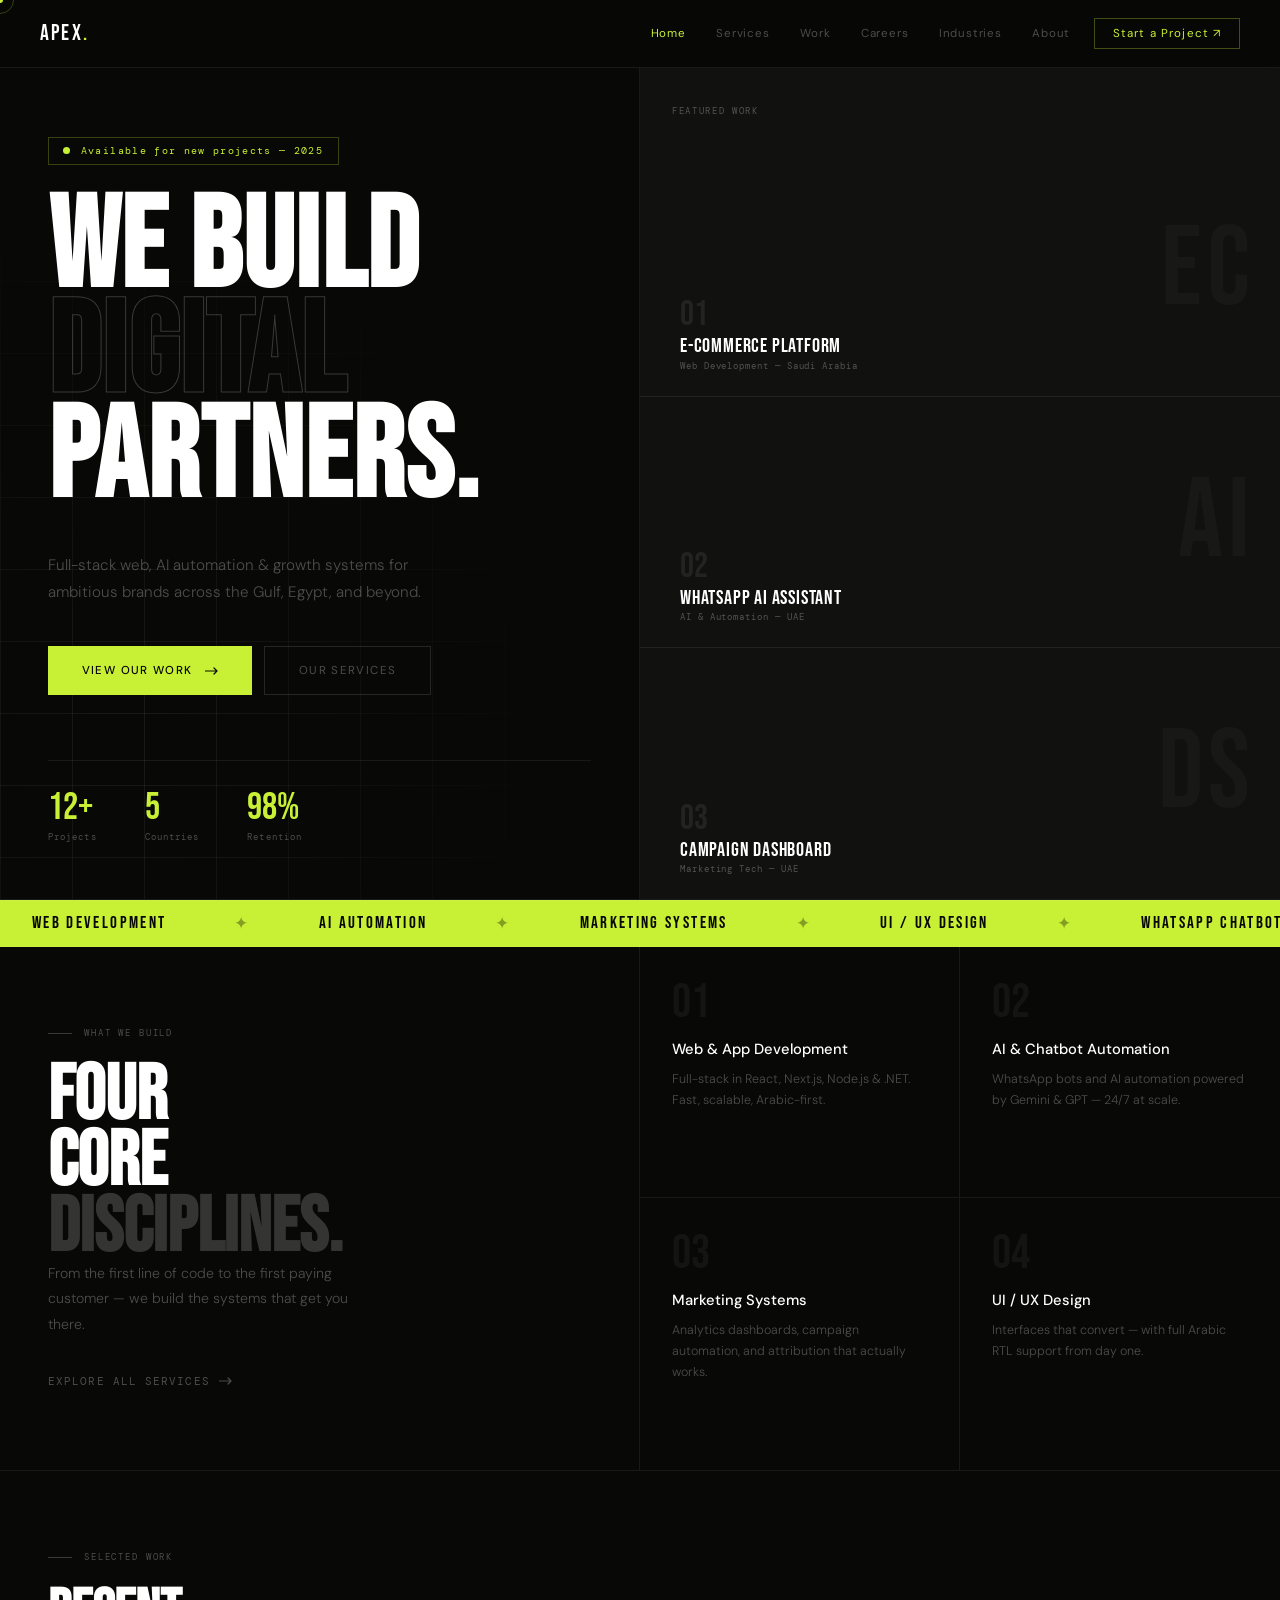
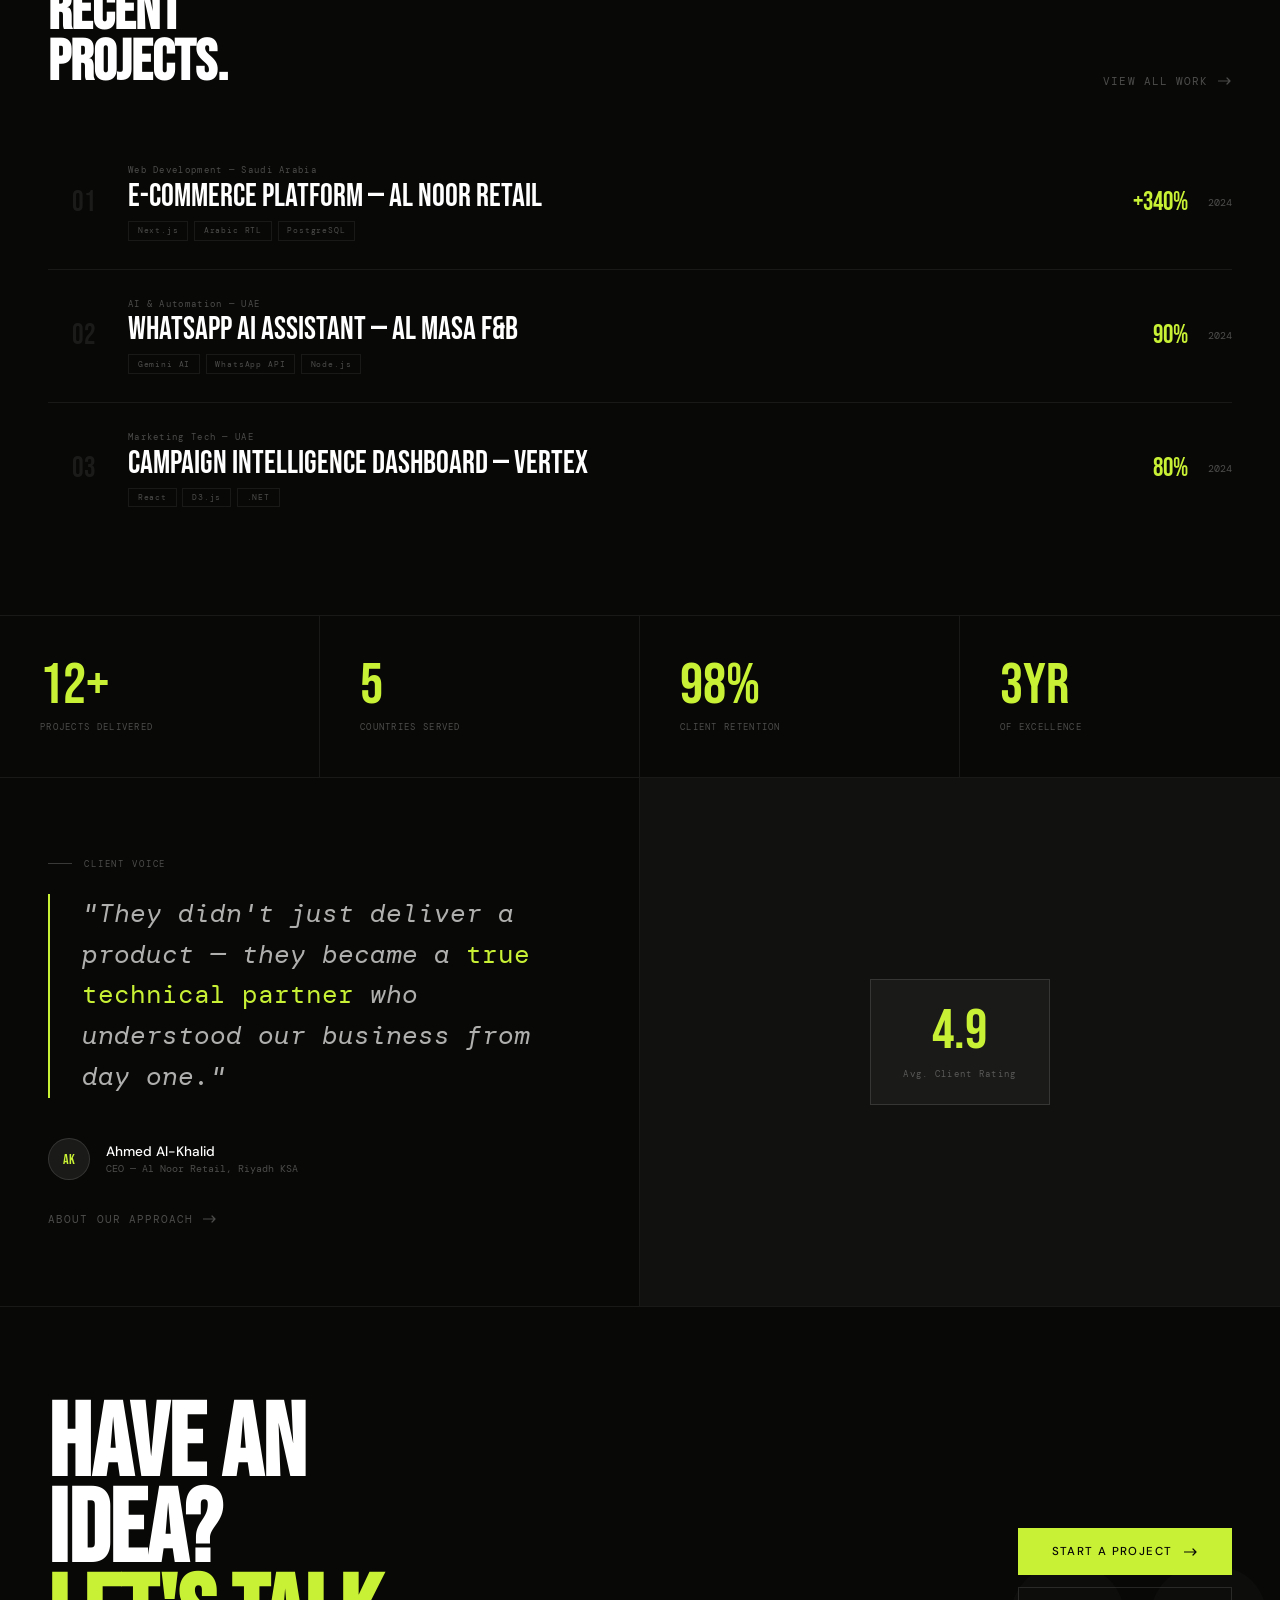
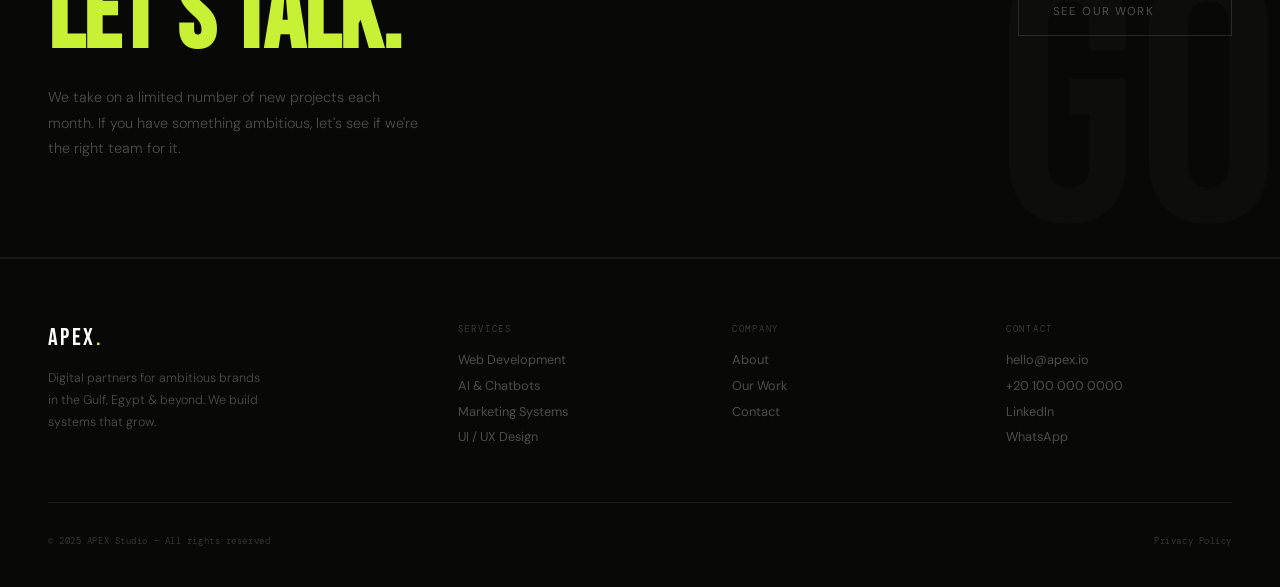
<file: index.html>
<!DOCTYPE html>
<html lang="en">
<head>
<meta charset="UTF-8">
<meta name="viewport" content="width=device-width, initial-scale=1.0">
<title>APEX Studio — Digital Partners for Ambitious Brands</title>
<link rel="preconnect" href="https://fonts.googleapis.com">
<link rel="preconnect" href="https://fonts.gstatic.com" crossorigin>
<link href="https://fonts.googleapis.com/css2?family=Bebas+Neue&family=DM+Mono:ital,wght@0,300;0,400;1,300&family=DM+Sans:ital,opsz,wght@0,9..40,300;0,9..40,400;0,9..40,500;1,9..40,300&display=swap" rel="stylesheet">
<link rel="stylesheet" href="shared.css">
<style>
/* ── HERO ── */
.hero{
  min-height:100vh;padding-top:65px;
  display:grid;grid-template-columns:1fr 1fr;
  border-bottom:1px solid var(--line);
}
.hero-left{
  display:flex;flex-direction:column;justify-content:space-between;
  padding:4.5rem 3rem 3.5rem;
  border-right:1px solid var(--line);
  position:relative;overflow:hidden;
}
.hero-grid-bg{
  position:absolute;inset:0;z-index:0;
  background-image:
    linear-gradient(var(--line) 1px,transparent 1px),
    linear-gradient(90deg,var(--line) 1px,transparent 1px);
  background-size:72px 72px;
  mask-image:radial-gradient(ellipse 70% 70% at 20% 80%,black 0%,transparent 100%);
}
.hero-left-content{position:relative;z-index:1}
.hero-avail{
  display:inline-flex;align-items:center;gap:.65rem;
  padding:.4rem .9rem;
  border:1px solid rgba(200,240,53,.25);
  margin-bottom:2rem;
}
.h-dot{width:7px;height:7px;border-radius:50%;background:var(--lime);animation:pulse 2s ease infinite}
@keyframes pulse{0%,100%{box-shadow:0 0 0 0 rgba(200,240,53,.4)}50%{box-shadow:0 0 0 8px rgba(200,240,53,0)}}
.h-avail-text{font-family:'DM Mono',monospace;font-size:.6rem;letter-spacing:.14em;color:var(--lime)}

.hero-title{
  font-family:'Bebas Neue',sans-serif;
  font-size:clamp(5rem,10vw,11.5rem);
  line-height:.82;letter-spacing:.01em;
  margin-bottom:2.5rem;
}
.hero-title .solid{display:block;color:var(--white)}
.hero-title .outline{
  display:block;
  -webkit-text-stroke:1px rgba(255,255,255,.2);
  color:transparent;
}
.hero-sub{
  font-size:.95rem;line-height:1.8;
  color:var(--muted);font-weight:300;
  max-width:380px;margin-bottom:2.5rem;
}
.hero-actions{display:flex;gap:.75rem;flex-wrap:wrap}

.hero-left-bottom{
  display:flex;gap:3rem;position:relative;z-index:1;
  border-top:1px solid var(--line);padding-top:1.75rem;
}
.hl-stat .val{
  font-family:'Bebas Neue',sans-serif;
  font-size:2.4rem;line-height:1;color:var(--lime);
}
.hl-stat .lbl{font-family:'DM Mono',monospace;font-size:.56rem;letter-spacing:.12em;color:var(--muted);margin-top:.2rem}

/* Hero right — sliding project tabs */
.hero-right{
  display:flex;flex-direction:column;
  background:var(--bg2);position:relative;overflow:hidden;
}
.hr-label{
  position:absolute;top:2.5rem;left:2rem;
  font-family:'DM Mono',monospace;
  font-size:.58rem;letter-spacing:.18em;text-transform:uppercase;
  color:var(--muted);z-index:2;
}
.hero-slides{position:absolute;inset:0;display:flex;flex-direction:column;padding-top:5rem}
.hero-slide{
  flex:1;display:flex;align-items:flex-end;
  padding:1.5rem 2.5rem;
  border-top:1px solid var(--line);
  cursor:none;transition:flex .55s cubic-bezier(.4,0,.2,1),background .3s;
  overflow:hidden;position:relative;
}
.hero-slide:first-child{border-top:none}
.hero-slide:hover{flex:3;background:var(--bg3)}
.hs-bg{
  position:absolute;inset:0;display:flex;align-items:center;
  justify-content:flex-end;padding-right:1.5rem;
  font-family:'Bebas Neue',sans-serif;
  font-size:7rem;color:rgba(255,255,255,.03);
  pointer-events:none;user-select:none;letter-spacing:.05em;
  transition:color .4s;
}
.hero-slide:hover .hs-bg{color:rgba(200,240,53,.05)}
.hs-info{position:relative;z-index:1}
.hs-num{
  font-family:'Bebas Neue',sans-serif;
  font-size:2.2rem;color:rgba(255,255,255,.08);
  line-height:1;margin-bottom:.25rem;transition:color .3s;
}
.hero-slide:hover .hs-num{color:var(--lime)}
.hs-name{
  font-family:'Bebas Neue',sans-serif;
  font-size:1.25rem;letter-spacing:.04em;line-height:1;
}
.hs-cat{font-family:'DM Mono',monospace;font-size:.58rem;letter-spacing:.1em;color:var(--muted);margin-top:.2rem}
.hs-arrow{
  position:absolute;right:2rem;bottom:1.75rem;z-index:1;
  width:32px;height:32px;border:1px solid var(--line);border-radius:50%;
  display:flex;align-items:center;justify-content:center;
  opacity:0;transition:opacity .3s,background .2s;
}
.hero-slide:hover .hs-arrow{opacity:1;background:var(--lime);border-color:var(--lime)}

/* ── SERVICES BLOCK ── */
.services-block{
  display:grid;grid-template-columns:1fr 1fr;
  border-bottom:1px solid var(--line);
}
.sb-left{
  padding:5rem 3rem;
  border-right:1px solid var(--line);
  display:flex;flex-direction:column;justify-content:space-between;
}
.sb-left h2{
  font-family:'Bebas Neue',sans-serif;
  font-size:clamp(3.5rem,6vw,7rem);
  line-height:.86;margin-top:1rem;
}
.sb-left h2 .dim{color:rgba(255,255,255,.18);display:block}
.sb-left p{
  font-size:.88rem;line-height:1.8;color:var(--muted);
  font-weight:300;max-width:300px;margin-bottom:2rem;
}
.sb-right{
  display:grid;grid-template-columns:1fr 1fr;
  gap:0;
}
.s-card{
  padding:2rem 2rem;
  border-bottom:1px solid var(--line);
  border-right:1px solid var(--line);
  cursor:none;transition:background .25s;position:relative;overflow:hidden;
}
.s-card:nth-child(even){border-right:none}
.s-card:nth-last-child(-n+2){border-bottom:none}
.s-card:hover{background:var(--bg2)}
.s-card::before{
  content:'';position:absolute;bottom:0;left:0;right:0;height:0;
  background:var(--lime);transition:height .3s;
}
.s-card:hover::before{height:2px}
.sc-num{
  font-family:'Bebas Neue',sans-serif;
  font-size:3rem;color:rgba(255,255,255,.05);
  line-height:1;margin-bottom:.75rem;transition:color .3s;
}
.s-card:hover .sc-num{color:rgba(200,240,53,.15)}
.sc-title{font-size:.92rem;font-weight:500;margin-bottom:.6rem}
.sc-desc{font-size:.78rem;line-height:1.7;color:var(--muted);font-weight:300}

/* ── WORK PREVIEW ── */
.work-preview{
  padding:5rem 3rem;border-bottom:1px solid var(--line);
}
.wp-header{
  display:flex;justify-content:space-between;align-items:flex-end;
  margin-bottom:3rem;
}
.wp-header h2{
  font-family:'Bebas Neue',sans-serif;
  font-size:clamp(2.5rem,4.5vw,5.5rem);
  line-height:.88;
}
.work-rows{display:flex;flex-direction:column}
.wr-item{
  display:grid;grid-template-columns:auto 1fr auto;
  gap:2rem;align-items:center;
  padding:1.75rem 0;
  border-bottom:1px solid var(--line);
  cursor:none;text-decoration:none;color:var(--white);
  position:relative;overflow:hidden;
  transition:background .25s;
}
.wr-item:last-child{border-bottom:none}
.wr-item::before{
  content:'';position:absolute;
  left:0;top:0;bottom:0;width:0;
  background:var(--lime);transition:width .35s cubic-bezier(.4,0,.2,1);
}
.wr-item:hover::before{width:3px}
.wr-item:hover{background:rgba(255,255,255,.02)}
.wr-num{
  font-family:'Bebas Neue',sans-serif;
  font-size:1.8rem;color:rgba(255,255,255,.08);
  min-width:3rem;text-align:right;transition:color .3s;
}
.wr-item:hover .wr-num{color:var(--lime)}
.wr-info{}
.wr-cat{font-family:'DM Mono',monospace;font-size:.58rem;letter-spacing:.14em;color:var(--muted);margin-bottom:.3rem}
.wr-name{font-family:'Bebas Neue',sans-serif;font-size:clamp(1.5rem,2.5vw,2.5rem);line-height:1}
.wr-tags{display:flex;gap:.35rem;margin-top:.5rem;flex-wrap:wrap}
.wr-tag{
  font-family:'DM Mono',monospace;
  font-size:.52rem;letter-spacing:.1em;padding:.2rem .55rem;
  border:1px solid var(--line);color:var(--muted);
}
.wr-meta{
  display:flex;align-items:center;gap:1.25rem;text-align:right;
}
.wr-stat{font-family:'Bebas Neue',sans-serif;font-size:1.6rem;color:var(--lime)}
.wr-year{font-family:'DM Mono',monospace;font-size:.6rem;color:var(--muted)}

/* ── TESTIMONIAL ── */
.testimonial{
  display:grid;grid-template-columns:1fr 1fr;
  border-bottom:1px solid var(--line);
}
.test-left{
  padding:5rem 3rem;border-right:1px solid var(--line);
  display:flex;flex-direction:column;justify-content:space-between;
}
.test-quote{
  font-family:'DM Mono',monospace;
  font-style:italic;
  font-size:clamp(1.1rem,2vw,1.6rem);
  line-height:1.6;color:var(--text);
  border-left:2px solid var(--lime);
  padding-left:2rem;margin-bottom:2.5rem;
}
.test-quote em{color:var(--lime);font-style:normal}
.test-author{display:flex;align-items:center;gap:1rem}
.ta-avatar{
  width:42px;height:42px;border-radius:50%;
  background:var(--bg3);border:1px solid var(--line2);
  display:flex;align-items:center;justify-content:center;
  font-family:'Bebas Neue',sans-serif;font-size:.9rem;color:var(--lime);
}
.ta-name{font-size:.85rem;font-weight:500}
.ta-role{font-family:'DM Mono',monospace;font-size:.6rem;color:var(--muted);margin-top:.15rem}

.test-right{
  padding:5rem 3rem;
  display:flex;flex-direction:column;justify-content:center;
  align-items:center;background:var(--bg2);
  position:relative;overflow:hidden;
}
.test-big{
  font-family:'Bebas Neue',sans-serif;
  font-size:clamp(5rem,12vw,14rem);
  line-height:1;color:rgba(255,255,255,.04);
  text-align:center;pointer-events:none;
}
.test-rating-badge{
  position:absolute;
  display:flex;flex-direction:column;align-items:center;gap:.5rem;
  padding:1.5rem 2rem;
  border:1px solid var(--line2);background:var(--bg3);
}
.trb-score{font-family:'Bebas Neue',sans-serif;font-size:3.5rem;color:var(--lime);line-height:1}
.trb-label{font-family:'DM Mono',monospace;font-size:.58rem;letter-spacing:.14em;color:var(--muted)}

/* ── HOME CTA ── */
.home-cta{
  display:grid;grid-template-columns:1fr auto;
  gap:4rem;align-items:center;
  padding:6rem 3rem;
  border-bottom:1px solid var(--line);
  position:relative;overflow:hidden;
}
.hcta-bg{
  position:absolute;right:0;bottom:0;
  font-family:'Bebas Neue',sans-serif;
  font-size:28vw;line-height:.8;
  color:rgba(255,255,255,.02);pointer-events:none;user-select:none;
}
.hcta-title{
  font-family:'Bebas Neue',sans-serif;
  font-size:clamp(4rem,8vw,10rem);
  line-height:.84;position:relative;z-index:1;
}
.hcta-title .lime{color:var(--lime)}
.hcta-sub{
  font-size:.9rem;line-height:1.75;color:var(--muted);
  font-weight:300;max-width:380px;margin-top:1.5rem;
  position:relative;z-index:1;
}
.hcta-right{
  display:flex;flex-direction:column;gap:.75rem;
  min-width:195px;position:relative;z-index:1;
}

@media(max-width:900px){
  .hero{grid-template-columns:1fr;min-height:auto}
  .hero-left{padding:4rem 1.25rem 2.5rem;border-right:none;border-bottom:1px solid var(--line)}
  .hero-right{min-height:60vw}
  .services-block{grid-template-columns:1fr}
  .sb-left{padding:3rem 1.25rem;border-right:none;border-bottom:1px solid var(--line)}
  .sb-right{grid-template-columns:1fr}
  .work-preview{padding:3rem 1.25rem}
  .testimonial{grid-template-columns:1fr}
  .test-left{padding:3rem 1.25rem;border-right:none;border-bottom:1px solid var(--line)}
  .test-right{padding:3rem 1.25rem;min-height:240px}
  .home-cta{grid-template-columns:1fr;padding:4rem 1.25rem;gap:2.5rem}
  .wr-item{grid-template-columns:auto 1fr}
  .wr-meta{display:none}
}
</style>
</head>
<body>
<div class="prog" id="prog"></div>
<div class="spotlight" id="spotlight"></div>
<div class="cursor-dot" id="cur"></div>
<div class="cursor-ring" id="curR"></div>

<header>
  <a href="index.html" class="logo">APEX<span>.</span></a>
  <nav>
    <a href="index.html" class="active">Home</a>
    <a href="services.html">Services</a>
    <a href="work.html">Work</a>
    <a href="careers.html">Careers</a>
    <a href="industries.html">Industries</a>
    <a href="about.html">About</a>
    <a href="contact.html" class="nav-cta">Start a Project ↗</a>

  </nav>
</header>

<!-- HERO -->
<section class="hero">
  <div class="hero-left">
    <div class="hero-grid-bg"></div>
    <div class="hero-left-content">
      <div class="hero-avail reveal">
        <div class="h-dot"></div>
        <span class="h-avail-text">Available for new projects — 2025</span>
      </div>
      <h1 class="hero-title">
        <span class="solid reveal d1">We Build</span>
        <span class="outline reveal d2">Digital</span>
        <span class="solid reveal d3">Partners.</span>
      </h1>
      <p class="hero-sub reveal d3">Full-stack web, AI automation &amp; growth systems for ambitious brands across the Gulf, Egypt, and beyond.</p>
      <div class="hero-actions reveal d4">
        <a href="work.html" class="btn-lime">
          View Our Work
          <svg width="14" height="8" viewBox="0 0 14 8" fill="none"><path d="M0 4h12M9 1l3 3-3 3" stroke="var(--bg)" stroke-width="1.2" stroke-linecap="round" stroke-linejoin="round"/></svg>
        </a>
        <a href="services.html" class="btn-ghost">Our Services</a>
      </div>
    </div>
    <div class="hero-left-bottom reveal d4">
      <div class="hl-stat"><div class="val">12+</div><div class="lbl">Projects</div></div>
      <div class="hl-stat"><div class="val">5</div><div class="lbl">Countries</div></div>
      <div class="hl-stat"><div class="val">98%</div><div class="lbl">Retention</div></div>
    </div>
  </div>
  <div class="hero-right">
    <div class="hr-label">Featured Work</div>
    <div class="hero-slides">
      <div class="hero-slide">
        <div class="hs-bg">EC</div>
        <div class="hs-info">
          <div class="hs-num">01</div>
          <div class="hs-name">E-Commerce Platform</div>
          <div class="hs-cat">Web Development — Saudi Arabia</div>
        </div>
        <div class="hs-arrow">
          <svg width="12" height="12" viewBox="0 0 12 12" fill="none"><path d="M2 10L10 2M10 2H4M10 2v6" stroke="var(--bg)" stroke-width="1.3" stroke-linecap="round" stroke-linejoin="round"/></svg>
        </div>
      </div>
      <div class="hero-slide">
        <div class="hs-bg">AI</div>
        <div class="hs-info">
          <div class="hs-num">02</div>
          <div class="hs-name">WhatsApp AI Assistant</div>
          <div class="hs-cat">AI & Automation — UAE</div>
        </div>
        <div class="hs-arrow">
          <svg width="12" height="12" viewBox="0 0 12 12" fill="none"><path d="M2 10L10 2M10 2H4M10 2v6" stroke="var(--bg)" stroke-width="1.3" stroke-linecap="round" stroke-linejoin="round"/></svg>
        </div>
      </div>
      <div class="hero-slide">
        <div class="hs-bg">DS</div>
        <div class="hs-info">
          <div class="hs-num">03</div>
          <div class="hs-name">Campaign Dashboard</div>
          <div class="hs-cat">Marketing Tech — UAE</div>
        </div>
        <div class="hs-arrow">
          <svg width="12" height="12" viewBox="0 0 12 12" fill="none"><path d="M2 10L10 2M10 2H4M10 2v6" stroke="var(--bg)" stroke-width="1.3" stroke-linecap="round" stroke-linejoin="round"/></svg>
        </div>
      </div>
    </div>
  </div>
</section>

<!-- MARQUEE -->
<div class="marquee-wrap">
  <div class="marquee-track">
    <span class="marquee-item">Web Development</span><span class="marquee-item marquee-sep">✦</span>
    <span class="marquee-item">AI Automation</span><span class="marquee-item marquee-sep">✦</span>
    <span class="marquee-item">Marketing Systems</span><span class="marquee-item marquee-sep">✦</span>
    <span class="marquee-item">UI / UX Design</span><span class="marquee-item marquee-sep">✦</span>
    <span class="marquee-item">WhatsApp Chatbots</span><span class="marquee-item marquee-sep">✦</span>
    <span class="marquee-item">Arabic RTL</span><span class="marquee-item marquee-sep">✦</span>
    <span class="marquee-item">Gulf Region</span><span class="marquee-item marquee-sep">✦</span>
    <span class="marquee-item">Web Development</span><span class="marquee-item marquee-sep">✦</span>
    <span class="marquee-item">AI Automation</span><span class="marquee-item marquee-sep">✦</span>
    <span class="marquee-item">Marketing Systems</span><span class="marquee-item marquee-sep">✦</span>
    <span class="marquee-item">UI / UX Design</span><span class="marquee-item marquee-sep">✦</span>
    <span class="marquee-item">WhatsApp Chatbots</span><span class="marquee-item marquee-sep">✦</span>
    <span class="marquee-item">Arabic RTL</span><span class="marquee-item marquee-sep">✦</span>
    <span class="marquee-item">Gulf Region</span><span class="marquee-item marquee-sep">✦</span>
  </div>
</div>

<!-- SERVICES -->
<section class="services-block">
  <div class="sb-left">
    <div>
      <div class="section-eyebrow reveal">What We Build</div>
      <h2 class="reveal d1">
        Four<br>Core<br><span class="dim">Disciplines.</span>
      </h2>
    </div>
    <div>
      <p class="reveal d2">From the first line of code to the first paying customer — we build the systems that get you there.</p>
      <a href="services.html" class="arrow-link reveal d3">
        Explore all services
        <svg width="14" height="8" viewBox="0 0 14 8" fill="none"><path d="M0 4h12M9 1l3 3-3 3" stroke="currentColor" stroke-width="1.2" stroke-linecap="round" stroke-linejoin="round"/></svg>
      </a>
    </div>
  </div>
  <div class="sb-right">
    <div class="s-card reveal">
      <div class="sc-num">01</div>
      <div class="sc-title">Web &amp; App Development</div>
      <p class="sc-desc">Full-stack in React, Next.js, Node.js &amp; .NET. Fast, scalable, Arabic-first.</p>
    </div>
    <div class="s-card reveal d1">
      <div class="sc-num">02</div>
      <div class="sc-title">AI &amp; Chatbot Automation</div>
      <p class="sc-desc">WhatsApp bots and AI automation powered by Gemini &amp; GPT — 24/7 at scale.</p>
    </div>
    <div class="s-card reveal d2">
      <div class="sc-num">03</div>
      <div class="sc-title">Marketing Systems</div>
      <p class="sc-desc">Analytics dashboards, campaign automation, and attribution that actually works.</p>
    </div>
    <div class="s-card reveal d3">
      <div class="sc-num">04</div>
      <div class="sc-title">UI / UX Design</div>
      <p class="sc-desc">Interfaces that convert — with full Arabic RTL support from day one.</p>
    </div>
  </div>
</section>

<!-- WORK PREVIEW -->
<section class="work-preview">
  <div class="wp-header">
    <div>
      <div class="section-eyebrow reveal">Selected Work</div>
      <h2 class="reveal d1">Recent<br>Projects.</h2>
    </div>
    <a href="work.html" class="arrow-link reveal d1">
      View all work
      <svg width="14" height="8" viewBox="0 0 14 8" fill="none"><path d="M0 4h12M9 1l3 3-3 3" stroke="currentColor" stroke-width="1.2" stroke-linecap="round" stroke-linejoin="round"/></svg>
    </a>
  </div>
  <div class="work-rows">
    <a href="work.html" class="wr-item reveal">
      <div class="wr-num">01</div>
      <div class="wr-info">
        <div class="wr-cat">Web Development — Saudi Arabia</div>
        <div class="wr-name">E-Commerce Platform — Al Noor Retail</div>
        <div class="wr-tags"><span class="wr-tag">Next.js</span><span class="wr-tag">Arabic RTL</span><span class="wr-tag">PostgreSQL</span></div>
      </div>
      <div class="wr-meta">
        <div class="wr-stat">+340%</div>
        <div class="wr-year">2024</div>
      </div>
    </a>
    <a href="work.html" class="wr-item reveal d1">
      <div class="wr-num">02</div>
      <div class="wr-info">
        <div class="wr-cat">AI & Automation — UAE</div>
        <div class="wr-name">WhatsApp AI Assistant — Al Masa F&amp;B</div>
        <div class="wr-tags"><span class="wr-tag">Gemini AI</span><span class="wr-tag">WhatsApp API</span><span class="wr-tag">Node.js</span></div>
      </div>
      <div class="wr-meta">
        <div class="wr-stat">90%</div>
        <div class="wr-year">2024</div>
      </div>
    </a>
    <a href="work.html" class="wr-item reveal d2">
      <div class="wr-num">03</div>
      <div class="wr-info">
        <div class="wr-cat">Marketing Tech — UAE</div>
        <div class="wr-name">Campaign Intelligence Dashboard — Vertex</div>
        <div class="wr-tags"><span class="wr-tag">React</span><span class="wr-tag">D3.js</span><span class="wr-tag">.NET</span></div>
      </div>
      <div class="wr-meta">
        <div class="wr-stat">80%</div>
        <div class="wr-year">2024</div>
      </div>
    </a>
  </div>
</section>

<!-- STATS -->
<div class="stats-band">
  <div class="stat-cell reveal"><div class="s-val">12+</div><div class="s-lbl">Projects Delivered</div></div>
  <div class="stat-cell reveal d1"><div class="s-val">5</div><div class="s-lbl">Countries Served</div></div>
  <div class="stat-cell reveal d2"><div class="s-val">98%</div><div class="s-lbl">Client Retention</div></div>
  <div class="stat-cell reveal d3"><div class="s-val">3yr</div><div class="s-lbl">Of Excellence</div></div>
</div>

<!-- TESTIMONIAL -->
<section class="testimonial">
  <div class="test-left">
    <div>
      <div class="section-eyebrow reveal">Client Voice</div>
      <blockquote class="test-quote reveal d1">
        "They didn't just deliver a product — they became a <em>true technical partner</em> who understood our business from day one."
      </blockquote>
      <div class="test-author reveal d2">
        <div class="ta-avatar">AK</div>
        <div>
          <div class="ta-name">Ahmed Al-Khalid</div>
          <div class="ta-role">CEO — Al Noor Retail, Riyadh KSA</div>
        </div>
      </div>
    </div>
    <a href="about.html" class="arrow-link reveal d3" style="margin-top:2rem">About our approach<svg width="14" height="8" viewBox="0 0 14 8" fill="none"><path d="M0 4h12M9 1l3 3-3 3" stroke="currentColor" stroke-width="1.2" stroke-linecap="round" stroke-linejoin="round"/></svg></a>
  </div>
  <div class="test-right">
    <div class="test-big">4.9</div>
    <div class="test-rating-badge">
      <div class="trb-score">4.9</div>
      <div class="trb-label">Avg. Client Rating</div>
    </div>
  </div>
</section>

<!-- CTA -->
<section class="home-cta">
  <div class="hcta-bg">GO</div>
  <div class="reveal">
    <h2 class="hcta-title">Have an<br>Idea?<br><span class="lime">Let's talk.</span></h2>
    <p class="hcta-sub">We take on a limited number of new projects each month. If you have something ambitious, let's see if we're the right team for it.</p>
  </div>
  <div class="hcta-right reveal d2">
    <a href="contact.html" class="btn-lime">Start a Project<svg width="14" height="8" viewBox="0 0 14 8" fill="none"><path d="M0 4h12M9 1l3 3-3 3" stroke="var(--bg)" stroke-width="1.2" stroke-linecap="round" stroke-linejoin="round"/></svg></a>
    <a href="work.html" class="btn-ghost">See Our Work</a>
  </div>
</section>

<!-- FOOTER -->
<footer>
  <div class="footer-grid">
    <div class="f-brand">
      <a href="index.html" class="f-logo">APEX<span>.</span></a>
      <p>Digital partners for ambitious brands in the Gulf, Egypt &amp; beyond. We build systems that grow.</p>
    </div>
    <div class="f-col"><h4>Services</h4><a href="services.html">Web Development</a><a href="services.html">AI &amp; Chatbots</a><a href="services.html">Marketing Systems</a><a href="services.html">UI / UX Design</a></div>
    <div class="f-col"><h4>Company</h4><a href="about.html">About</a><a href="work.html">Our Work</a><a href="contact.html">Contact</a></div>
    <div class="f-col"><h4>Contact</h4><a href="mailto:hello@apex.io">hello@apex.io</a><a href="#">+20 100 000 0000</a><a href="#">LinkedIn</a><a href="#">WhatsApp</a></div>
  </div>
  <div class="footer-bottom"><p>© 2025 APEX Studio — All rights reserved</p><a href="#">Privacy Policy</a></div>
</footer>

<script src="shared.js"></script>
</body>
</html>
</file>
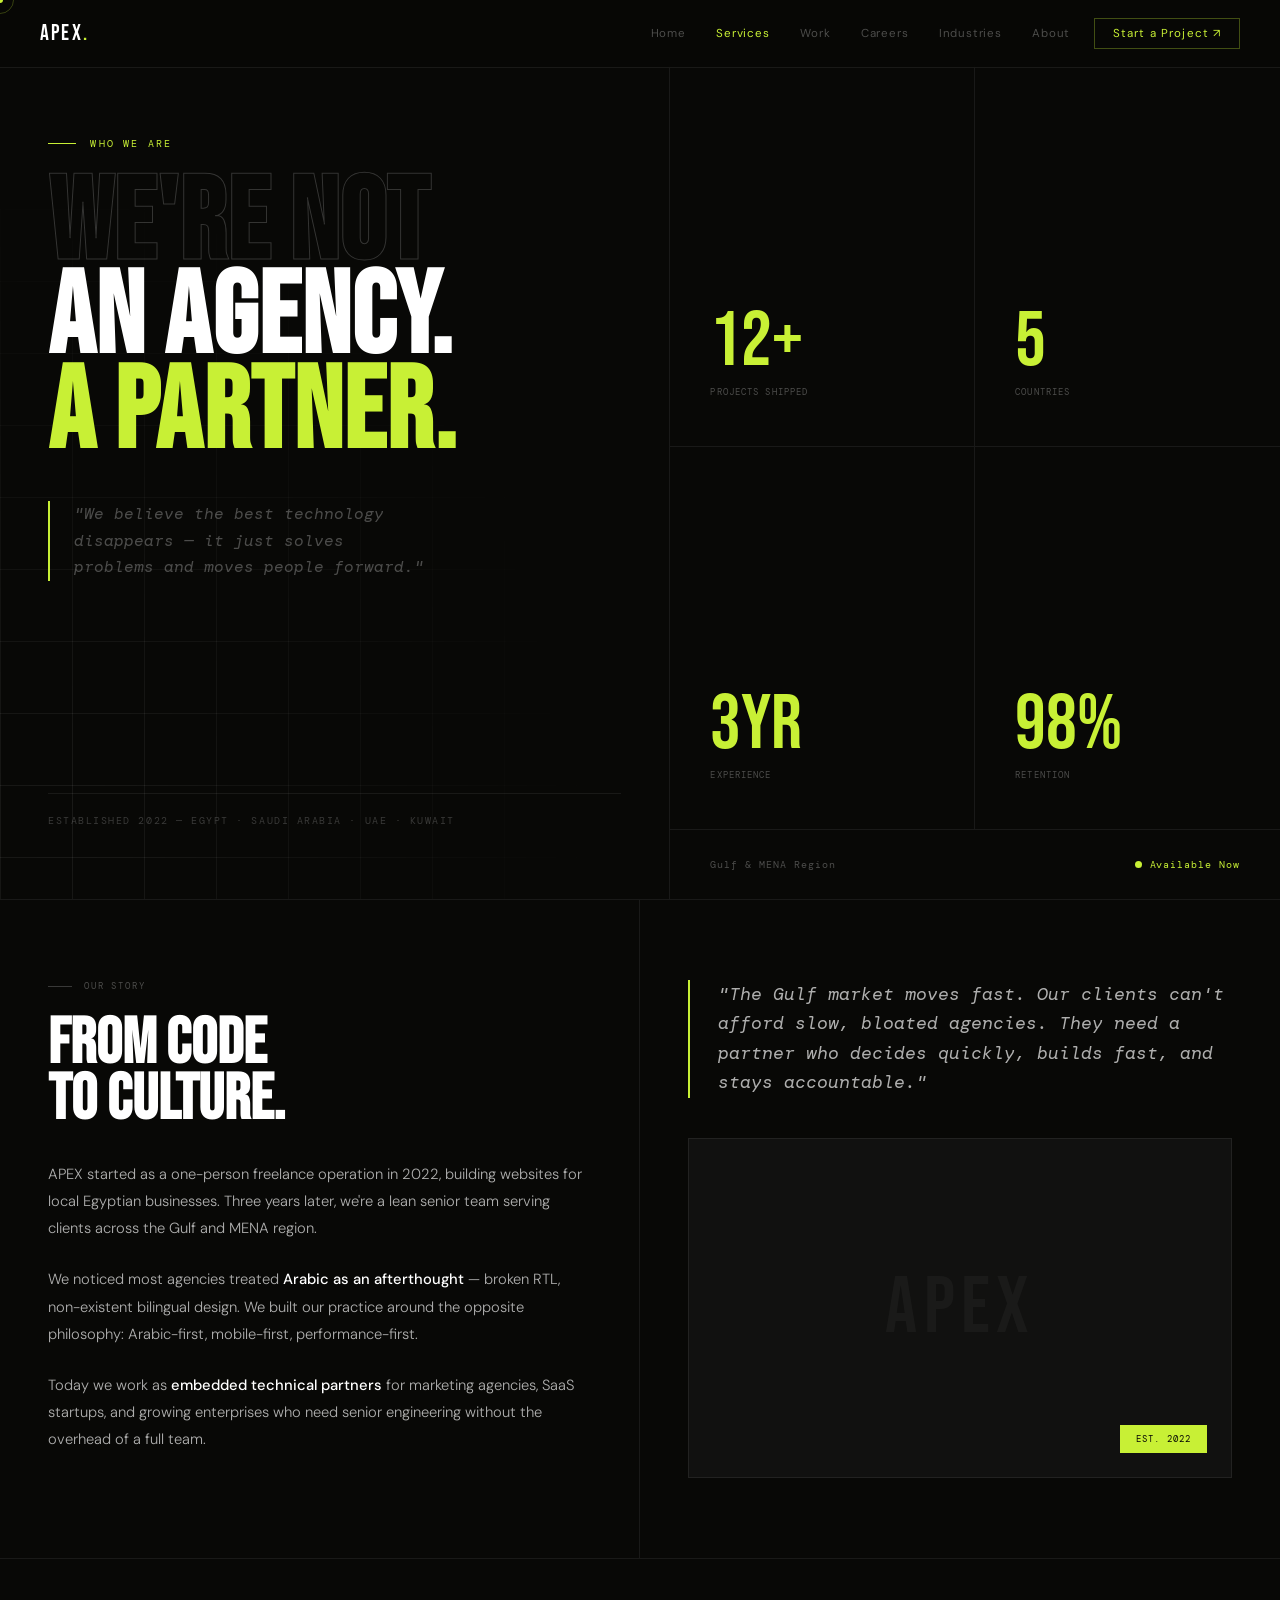
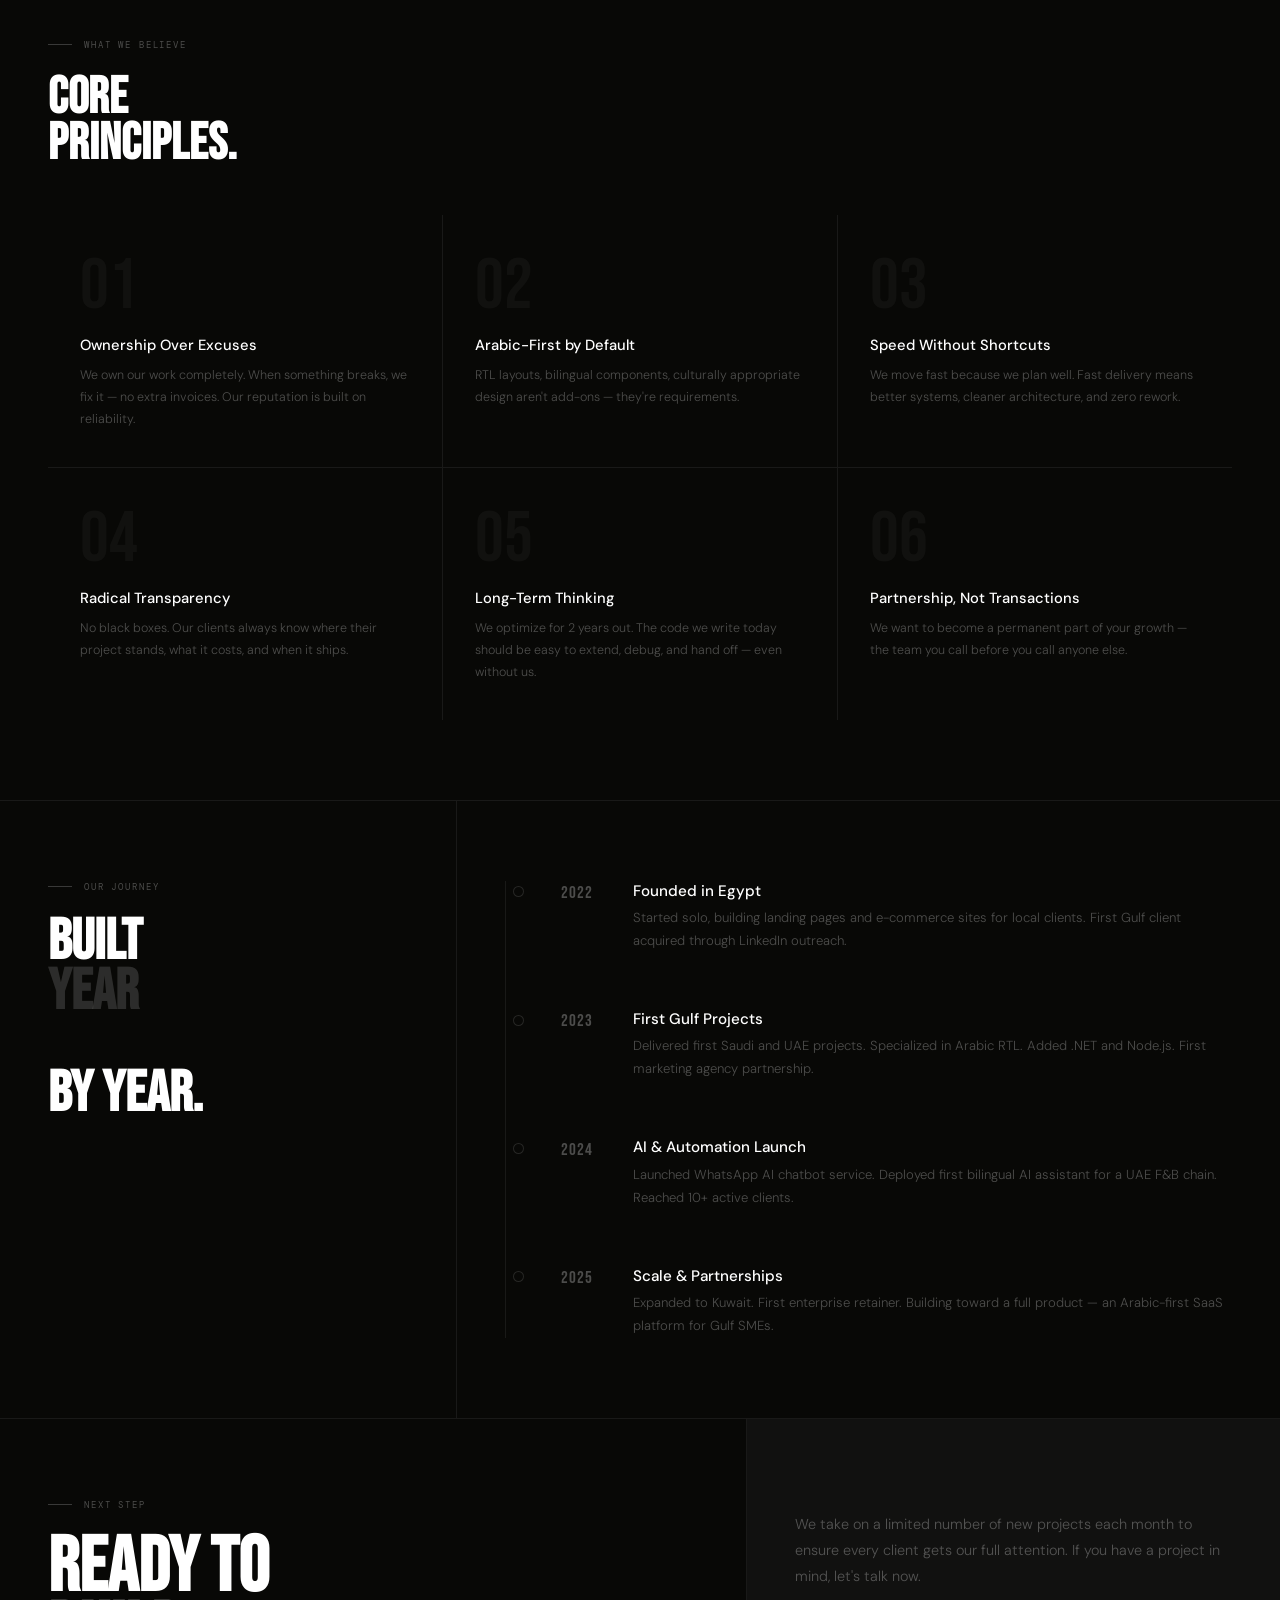
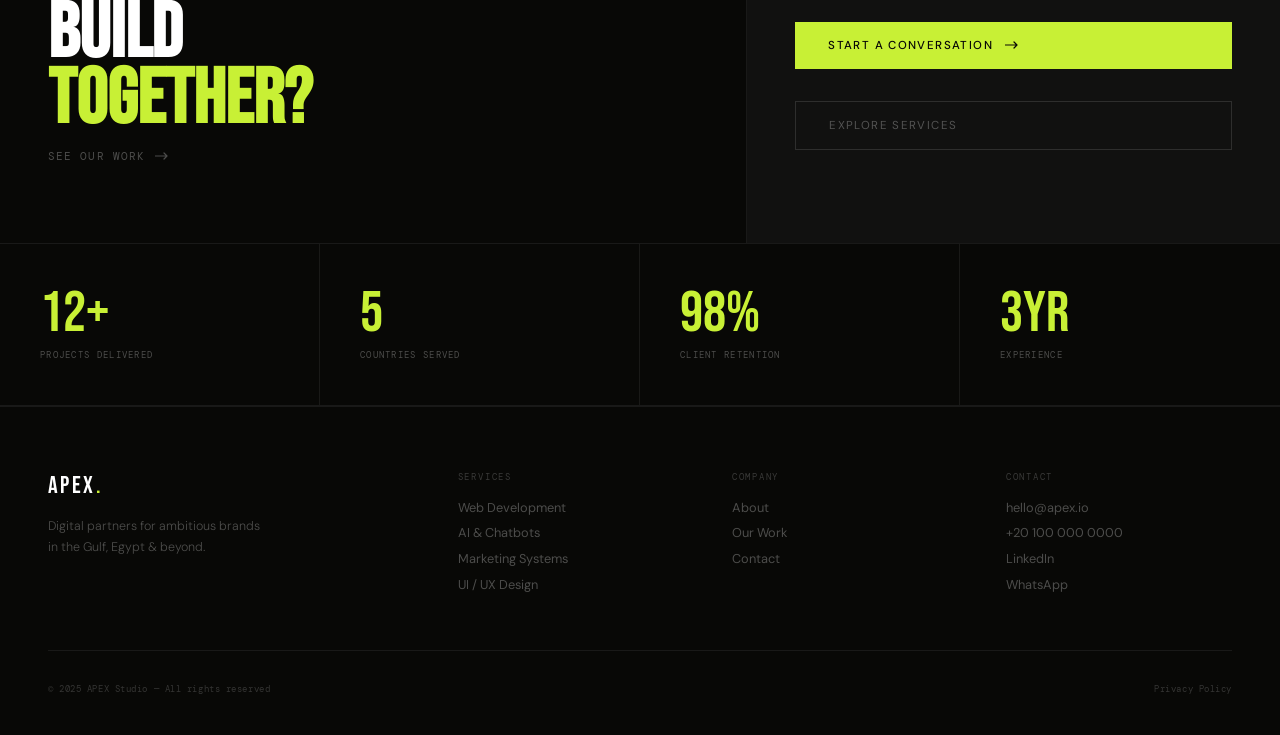
<file: about.html>
<!DOCTYPE html>
<html lang="en">
<head>
<meta charset="UTF-8">
<meta name="viewport" content="width=device-width, initial-scale=1.0">
<title>About — APEX Studio</title>
<link rel="preconnect" href="https://fonts.googleapis.com">
<link rel="preconnect" href="https://fonts.gstatic.com" crossorigin>
<link href="https://fonts.googleapis.com/css2?family=Bebas+Neue&family=DM+Mono:ital,wght@0,300;0,400;1,300&family=DM+Sans:ital,opsz,wght@0,9..40,300;0,9..40,400;0,9..40,500;1,9..40,300&display=swap" rel="stylesheet">
<link rel="stylesheet" href="shared.css">
<link rel="stylesheet" href="about.css">

</head>
<body>
<div class="prog" id="prog"></div>
<div class="spotlight" id="spotlight"></div>
<div class="cursor-dot" id="cur"></div>
<div class="cursor-ring" id="curR"></div>

<header>
  <a href="index.html" class="logo">APEX<span>.</span></a>
  <nav>
    <a href="index.html">Home</a>
    <a href="services.html" class="active">Services</a>
    <a href="work.html">Work</a>
    <a href="careers.html">Careers</a>
    <a href="industries.html">Industries</a>
    <a href="about.html">About</a>
    <a href="contact.html" class="nav-cta">Start a Project ↗</a>
  </nav>
</header>

<section class="manifesto">
  <div class="mani-left">
    <div class="mani-grid"></div>
    <div class="mani-content">
      <div class="eyebrow reveal" style="position:relative;z-index:1">Who We Are</div>
      <h1 class="mani-title">
        <span class="outline reveal d1">We're Not</span>
        <span class="reveal d2">An Agency.</span>
        <span class="lime reveal d3">A Partner.</span>
      </h1>
      <p class="mani-desc reveal d3">"We believe the best technology disappears — it just solves problems and moves people forward."</p>
    </div>
    <div class="mani-since reveal d4">Established 2022 — Egypt · Saudi Arabia · UAE · Kuwait</div>
  </div>
  <div class="mani-right">
    <div class="mani-stats">
      <div class="mani-stat reveal"><div class="ms-val">12+</div><div class="ms-lbl">Projects Shipped</div></div>
      <div class="mani-stat reveal d1"><div class="ms-val">5</div><div class="ms-lbl">Countries</div></div>
      <div class="mani-stat reveal d2"><div class="ms-val">3yr</div><div class="ms-lbl">Experience</div></div>
      <div class="mani-stat reveal d3"><div class="ms-val">98%</div><div class="ms-lbl">Retention</div></div>
    </div>
    <div class="mani-loc reveal d4">
      <span>Gulf &amp; MENA Region</span>
      <div class="avail-badge"><div class="avail-dot"></div><span>Available Now</span></div>
    </div>
  </div>
</section>

<section class="story">
  <div class="story-left">
    <div class="section-eyebrow reveal">Our Story</div>
    <h2 class="reveal d1">From Code<br>to Culture.</h2>
    <div class="story-body">
      <p class="reveal d2">APEX started as a one-person freelance operation in 2022, building websites for local Egyptian businesses. Three years later, we're a lean senior team serving clients across the Gulf and MENA region.</p>
      <p class="reveal d3">We noticed most agencies treated <strong>Arabic as an afterthought</strong> — broken RTL, non-existent bilingual design. We built our practice around the opposite philosophy: Arabic-first, mobile-first, performance-first.</p>
      <p class="reveal d4">Today we work as <strong>embedded technical partners</strong> for marketing agencies, SaaS startups, and growing enterprises who need senior engineering without the overhead of a full team.</p>
    </div>
  </div>
  <div class="story-right">
    <blockquote class="story-quote reveal">"The Gulf market moves fast. Our clients can't afford slow, bloated agencies. They need a partner who decides quickly, builds fast, and stays accountable."</blockquote>
    <div class="story-visual reveal d2">
      <div class="sv-text">APEX</div>
      <div class="sv-badge">Est. 2022</div>
    </div>
  </div>
</section>

<section class="values">
  <div class="section-eyebrow reveal">What We Believe</div>
  <h2 class="reveal d1" style="font-family:'Bebas Neue',sans-serif;font-size:clamp(2.5rem,4vw,5rem);line-height:.9;margin-top:1rem">Core<br>Principles.</h2>
  <div class="values-grid">
    <div class="val-card reveal"><div class="vc-num">01</div><div class="vc-title">Ownership Over Excuses</div><p class="vc-desc">We own our work completely. When something breaks, we fix it — no extra invoices. Our reputation is built on reliability.</p></div>
    <div class="val-card reveal d1"><div class="vc-num">02</div><div class="vc-title">Arabic-First by Default</div><p class="vc-desc">RTL layouts, bilingual components, culturally appropriate design aren't add-ons — they're requirements.</p></div>
    <div class="val-card reveal d2"><div class="vc-num">03</div><div class="vc-title">Speed Without Shortcuts</div><p class="vc-desc">We move fast because we plan well. Fast delivery means better systems, cleaner architecture, and zero rework.</p></div>
    <div class="val-card reveal"><div class="vc-num">04</div><div class="vc-title">Radical Transparency</div><p class="vc-desc">No black boxes. Our clients always know where their project stands, what it costs, and when it ships.</p></div>
    <div class="val-card reveal d1"><div class="vc-num">05</div><div class="vc-title">Long-Term Thinking</div><p class="vc-desc">We optimize for 2 years out. The code we write today should be easy to extend, debug, and hand off — even without us.</p></div>
    <div class="val-card reveal d2"><div class="vc-num">06</div><div class="vc-title">Partnership, Not Transactions</div><p class="vc-desc">We want to become a permanent part of your growth — the team you call before you call anyone else.</p></div>
  </div>
</section>

<div class="timeline-section">
  <div class="tl-intro">
    <div class="section-eyebrow reveal">Our Journey</div>
    <h2 class="reveal d1">Built<br><span class="dim">Year</span><br>by Year.</h2>
  </div>
  <div class="tl-body">
    <div class="tl-item reveal">
      <div class="tl-dot-wrap"><div class="tl-dot"></div></div>
      <div class="tl-year">2022</div>
      <div class="tl-content"><div class="tl-title">Founded in Egypt</div><p class="tl-desc">Started solo, building landing pages and e-commerce sites for local clients. First Gulf client acquired through LinkedIn outreach.</p></div>
    </div>
    <div class="tl-item reveal d1">
      <div class="tl-dot-wrap"><div class="tl-dot"></div></div>
      <div class="tl-year">2023</div>
      <div class="tl-content"><div class="tl-title">First Gulf Projects</div><p class="tl-desc">Delivered first Saudi and UAE projects. Specialized in Arabic RTL. Added .NET and Node.js. First marketing agency partnership.</p></div>
    </div>
    <div class="tl-item reveal d2">
      <div class="tl-dot-wrap"><div class="tl-dot"></div></div>
      <div class="tl-year">2024</div>
      <div class="tl-content"><div class="tl-title">AI & Automation Launch</div><p class="tl-desc">Launched WhatsApp AI chatbot service. Deployed first bilingual AI assistant for a UAE F&B chain. Reached 10+ active clients.</p></div>
    </div>
    <div class="tl-item reveal d3">
      <div class="tl-dot-wrap"><div class="tl-dot"></div></div>
      <div class="tl-year">2025</div>
      <div class="tl-content"><div class="tl-title">Scale & Partnerships</div><p class="tl-desc">Expanded to Kuwait. First enterprise retainer. Building toward a full product — an Arabic-first SaaS platform for Gulf SMEs.</p></div>
    </div>
  </div>
</div>

<section class="about-cta">
  <div class="acta-left">
    <div>
      <div class="section-eyebrow reveal">Next Step</div>
      <h2 class="reveal d1">Ready to<br>Build<br><span class="lime">Together?</span></h2>
    </div>
    <a href="work.html" class="arrow-link reveal d3" style="margin-top:1rem">See our work<svg width="14" height="8" viewBox="0 0 14 8" fill="none"><path d="M0 4h12M9 1l3 3-3 3" stroke="currentColor" stroke-width="1.2" stroke-linecap="round" stroke-linejoin="round"/></svg></a>
  </div>
  <div class="acta-right">
    <p class="reveal">We take on a limited number of new projects each month to ensure every client gets our full attention. If you have a project in mind, let's talk now.</p>
    <a href="contact.html" class="btn-lime reveal d1">Start a Conversation<svg width="14" height="8" viewBox="0 0 14 8" fill="none"><path d="M0 4h12M9 1l3 3-3 3" stroke="var(--bg)" stroke-width="1.2" stroke-linecap="round" stroke-linejoin="round"/></svg></a>
    <a href="services.html" class="btn-ghost reveal d2">Explore Services</a>
  </div>
</section>

<div class="stats-band">
  <div class="stat-cell reveal"><div class="s-val">12+</div><div class="s-lbl">Projects Delivered</div></div>
  <div class="stat-cell reveal d1"><div class="s-val">5</div><div class="s-lbl">Countries Served</div></div>
  <div class="stat-cell reveal d2"><div class="s-val">98%</div><div class="s-lbl">Client Retention</div></div>
  <div class="stat-cell reveal d3"><div class="s-val">3yr</div><div class="s-lbl">Experience</div></div>
</div>

<footer>
  <div class="footer-grid">
    <div class="f-brand"><a href="index.html" class="f-logo">APEX<span>.</span></a><p>Digital partners for ambitious brands in the Gulf, Egypt &amp; beyond.</p></div>
    <div class="f-col"><h4>Services</h4><a href="services.html">Web Development</a><a href="services.html">AI &amp; Chatbots</a><a href="services.html">Marketing Systems</a><a href="services.html">UI / UX Design</a></div>
    <div class="f-col"><h4>Company</h4><a href="about.html">About</a><a href="work.html">Our Work</a><a href="contact.html">Contact</a></div>
    <div class="f-col"><h4>Contact</h4><a href="mailto:hello@apex.io">hello@apex.io</a><a href="#">+20 100 000 0000</a><a href="#">LinkedIn</a><a href="#">WhatsApp</a></div>
  </div>
  <div class="footer-bottom"><p>© 2025 APEX Studio — All rights reserved</p><a href="#">Privacy Policy</a></div>
</footer>

<script src="shared.js"></script>
</body>
</html>
</file>
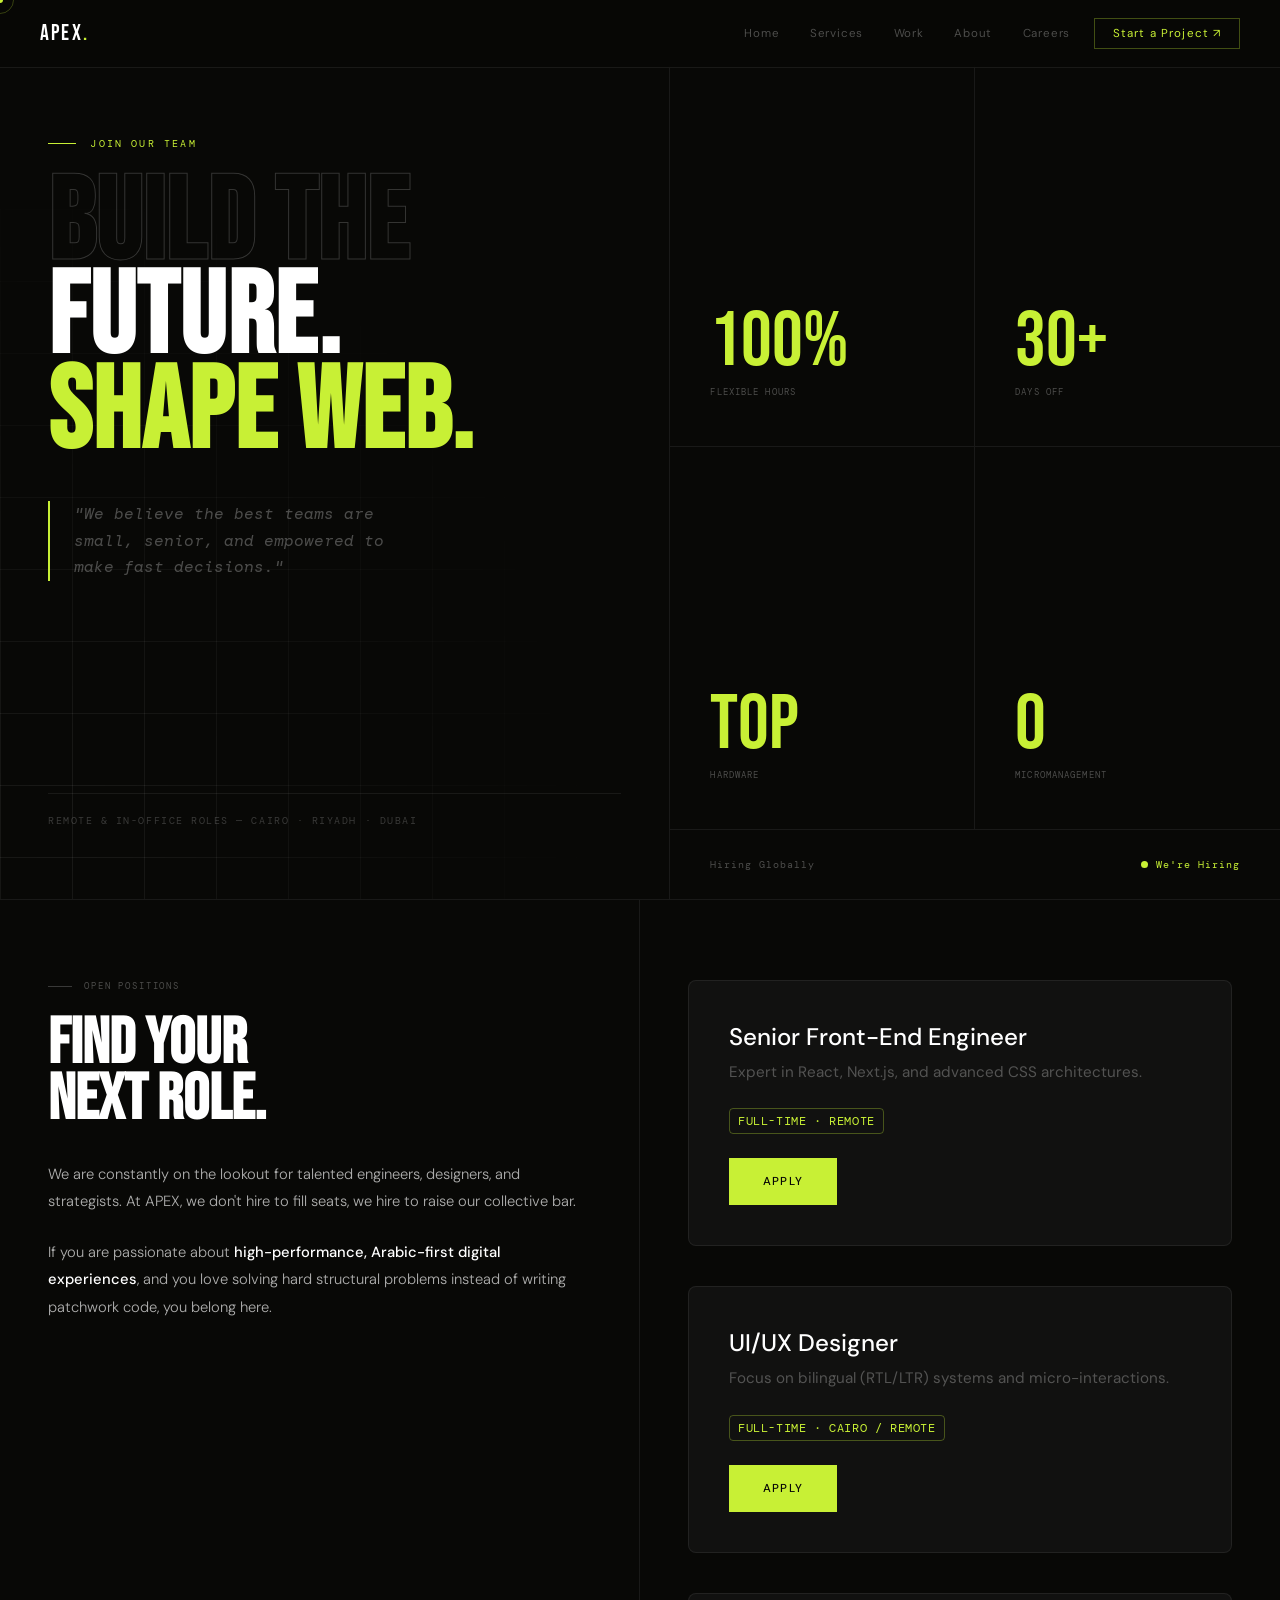
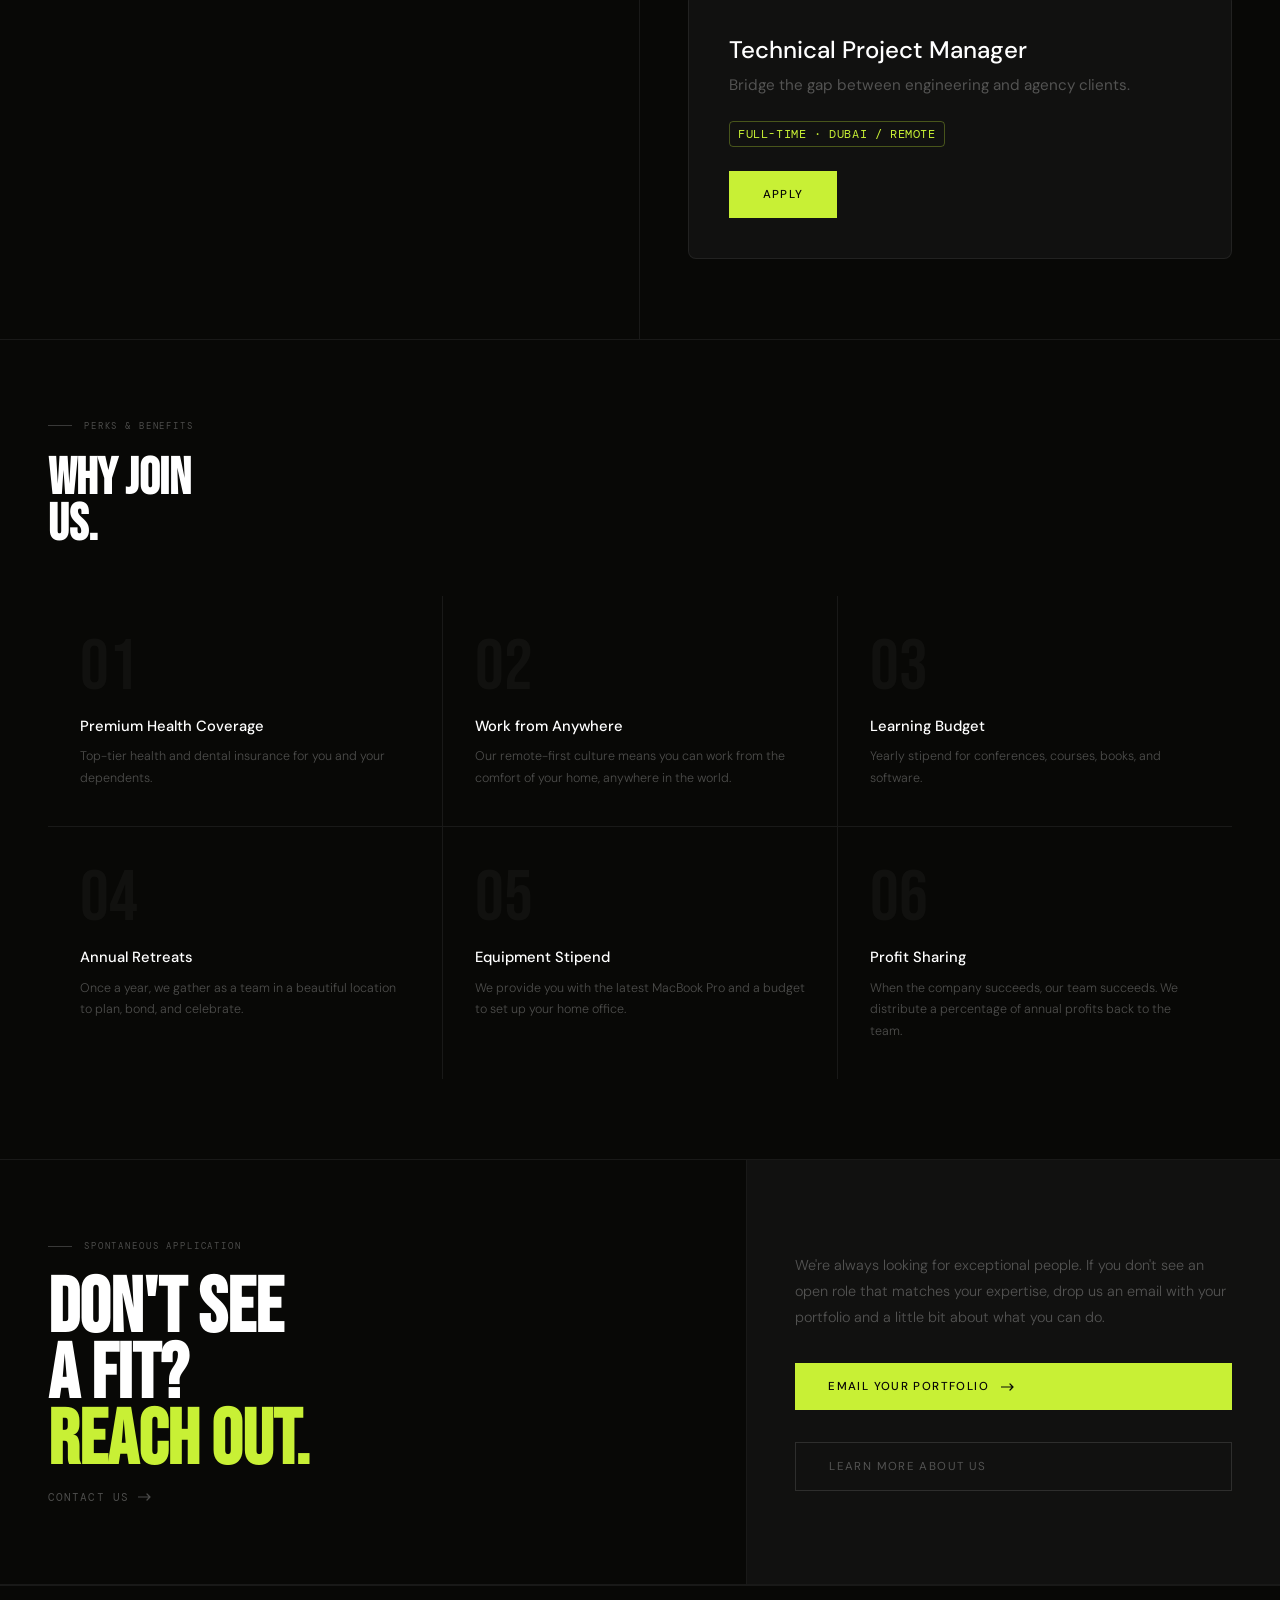
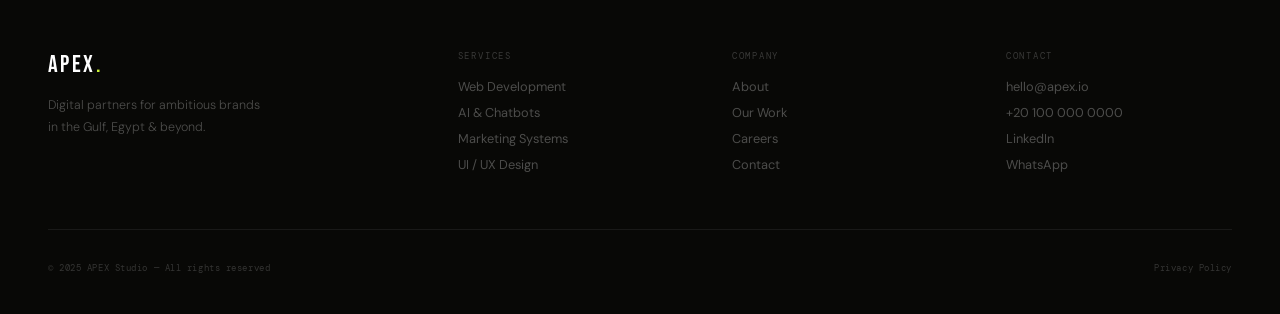
<file: careers.html>
<!DOCTYPE html>
<html lang="en">
<head>
<meta charset="UTF-8">
<meta name="viewport" content="width=device-width, initial-scale=1.0">
<title>Careers — APEX Studio</title>
<link rel="preconnect" href="https://fonts.googleapis.com">
<link rel="preconnect" href="https://fonts.gstatic.com" crossorigin>
<link href="https://fonts.googleapis.com/css2?family=Bebas+Neue&family=DM+Mono:ital,wght@0,300;0,400;1,300&family=DM+Sans:ital,opsz,wght@0,9..40,300;0,9..40,400;0,9..40,500;1,9..40,300&display=swap" rel="stylesheet">
<link rel="stylesheet" href="shared.css">
<link rel="stylesheet" href="careers.css">
</head>
<body>
<div class="prog" id="prog"></div>
<div class="spotlight" id="spotlight"></div>
<div class="cursor-dot" id="cur"></div>
<div class="cursor-ring" id="curR"></div>

<header>
  <a href="index.html" class="logo">APEX<span>.</span></a>
  <nav>
    <a href="index.html">Home</a><a href="services.html">Services</a>
    <a href="work.html">Work</a><a href="about.html">About</a>
    <a href="careers.html">Careers</a>
    <a href="contact.html" class="nav-cta">Start a Project ↗</a>
  </nav>
</header>

<section class="manifesto">
  <div class="mani-left">
    <div class="mani-grid"></div>
    <div class="mani-content">
      <div class="eyebrow reveal" style="position:relative;z-index:1">Join Our Team</div>
      <h1 class="mani-title">
        <span class="outline reveal d1">Build The</span>
        <span class="reveal d2">Future.</span>
        <span class="lime reveal d3">Shape Web.</span>
      </h1>
      <p class="mani-desc reveal d3">"We believe the best teams are small, senior, and empowered to make fast decisions."</p>
    </div>
    <div class="mani-since reveal d4">Remote & In-Office Roles — Cairo · Riyadh · Dubai</div>
  </div>
  <div class="mani-right">
    <div class="mani-stats">
      <div class="mani-stat reveal"><div class="ms-val">100%</div><div class="ms-lbl">Flexible Hours</div></div>
      <div class="mani-stat reveal d1"><div class="ms-val">30+</div><div class="ms-lbl">Days Off</div></div>
      <div class="mani-stat reveal d2"><div class="ms-val">Top</div><div class="ms-lbl">Hardware</div></div>
      <div class="mani-stat reveal d3"><div class="ms-val">0</div><div class="ms-lbl">Micromanagement</div></div>
    </div>
    <div class="mani-loc reveal d4">
      <span>Hiring Globally</span>
      <div class="avail-badge"><div class="avail-dot"></div><span>We're Hiring</span></div>
    </div>
  </div>
</section>

<section class="story">
  <div class="story-left">
    <div class="section-eyebrow reveal">Open Positions</div>
    <h2 class="reveal d1">Find Your<br>Next Role.</h2>
    <div class="story-body">
      <p class="reveal d2">We are constantly on the lookout for talented engineers, designers, and strategists. At APEX, we don't hire to fill seats, we hire to raise our collective bar.</p>
      <p class="reveal d3">If you are passionate about <strong>high-performance, Arabic-first digital experiences</strong>, and you love solving hard structural problems instead of writing patchwork code, you belong here.</p>
    </div>
  </div>
  <div class="story-right open-roles">
    <div class="role-card reveal d1">
      <div class="role-info">
        <h3>Senior Front-End Engineer</h3>
        <p>Expert in React, Next.js, and advanced CSS architectures.</p>
        <span class="role-meta">Full-Time · Remote</span>
      </div>
      <a href="mailto:careers@apex.io?subject=Application:%20Senior%20Front-End%20Engineer" class="role-apply btn-lime">Apply</a>
    </div>
    <div class="role-card reveal d2">
      <div class="role-info">
        <h3>UI/UX Designer</h3>
        <p>Focus on bilingual (RTL/LTR) systems and micro-interactions.</p>
        <span class="role-meta">Full-Time · Cairo / Remote</span>
      </div>
      <a href="mailto:careers@apex.io?subject=Application:%20UI/UX%20Designer" class="role-apply btn-lime">Apply</a>
    </div>
    <div class="role-card reveal d3">
      <div class="role-info">
        <h3>Technical Project Manager</h3>
        <p>Bridge the gap between engineering and agency clients.</p>
        <span class="role-meta">Full-Time · Dubai / Remote</span>
      </div>
      <a href="mailto:careers@apex.io?subject=Application:%20Technical%20Project%20Manager" class="role-apply btn-lime">Apply</a>
    </div>
  </div>
</section>

<section class="values">
  <div class="section-eyebrow reveal">Perks & Benefits</div>
  <h2 class="reveal d1" style="font-family:'Bebas Neue',sans-serif;font-size:clamp(2.5rem,4vw,5rem);line-height:.9;margin-top:1rem">Why Join<br>Us.</h2>
  <div class="values-grid">
    <div class="val-card reveal"><div class="vc-num">01</div><div class="vc-title">Premium Health Coverage</div><p class="vc-desc">Top-tier health and dental insurance for you and your dependents.</p></div>
    <div class="val-card reveal d1"><div class="vc-num">02</div><div class="vc-title">Work from Anywhere</div><p class="vc-desc">Our remote-first culture means you can work from the comfort of your home, anywhere in the world.</p></div>
    <div class="val-card reveal d2"><div class="vc-num">03</div><div class="vc-title">Learning Budget</div><p class="vc-desc">Yearly stipend for conferences, courses, books, and software.</p></div>
    <div class="val-card reveal"><div class="vc-num">04</div><div class="vc-title">Annual Retreats</div><p class="vc-desc">Once a year, we gather as a team in a beautiful location to plan, bond, and celebrate.</p></div>
    <div class="val-card reveal d1"><div class="vc-num">05</div><div class="vc-title">Equipment Stipend</div><p class="vc-desc">We provide you with the latest MacBook Pro and a budget to set up your home office.</p></div>
    <div class="val-card reveal d2"><div class="vc-num">06</div><div class="vc-title">Profit Sharing</div><p class="vc-desc">When the company succeeds, our team succeeds. We distribute a percentage of annual profits back to the team.</p></div>
  </div>
</section>

<section class="about-cta">
  <div class="acta-left">
    <div>
      <div class="section-eyebrow reveal">Spontaneous Application</div>
      <h2 class="reveal d1">Don't See<br>a Fit?<br><span class="lime">Reach Out.</span></h2>
    </div>
    <a href="contact.html" class="arrow-link reveal d3" style="margin-top:1rem">Contact us<svg width="14" height="8" viewBox="0 0 14 8" fill="none"><path d="M0 4h12M9 1l3 3-3 3" stroke="currentColor" stroke-width="1.2" stroke-linecap="round" stroke-linejoin="round"/></svg></a>
  </div>
  <div class="acta-right">
    <p class="reveal">We're always looking for exceptional people. If you don't see an open role that matches your expertise, drop us an email with your portfolio and a little bit about what you can do.</p>
    <a href="mailto:careers@apex.io" class="btn-lime reveal d1">Email Your Portfolio<svg width="14" height="8" viewBox="0 0 14 8" fill="none"><path d="M0 4h12M9 1l3 3-3 3" stroke="var(--bg)" stroke-width="1.2" stroke-linecap="round" stroke-linejoin="round"/></svg></a>
    <a href="about.html" class="btn-ghost reveal d2">Learn More About Us</a>
  </div>
</section>

<footer>
  <div class="footer-grid">
    <div class="f-brand"><a href="index.html" class="f-logo">APEX<span>.</span></a><p>Digital partners for ambitious brands in the Gulf, Egypt &amp; beyond.</p></div>
    <div class="f-col"><h4>Services</h4><a href="services.html">Web Development</a><a href="services.html">AI &amp; Chatbots</a><a href="services.html">Marketing Systems</a><a href="services.html">UI / UX Design</a></div>
    <div class="f-col"><h4>Company</h4><a href="about.html">About</a><a href="work.html">Our Work</a><a href="careers.html">Careers</a><a href="contact.html">Contact</a></div>
    <div class="f-col"><h4>Contact</h4><a href="mailto:hello@apex.io">hello@apex.io</a><a href="#">+20 100 000 0000</a><a href="#">LinkedIn</a><a href="#">WhatsApp</a></div>
  </div>
  <div class="footer-bottom"><p>© 2025 APEX Studio — All rights reserved</p><a href="#">Privacy Policy</a></div>
</footer>

<script src="shared.js"></script>
</body>
</html>
</file>
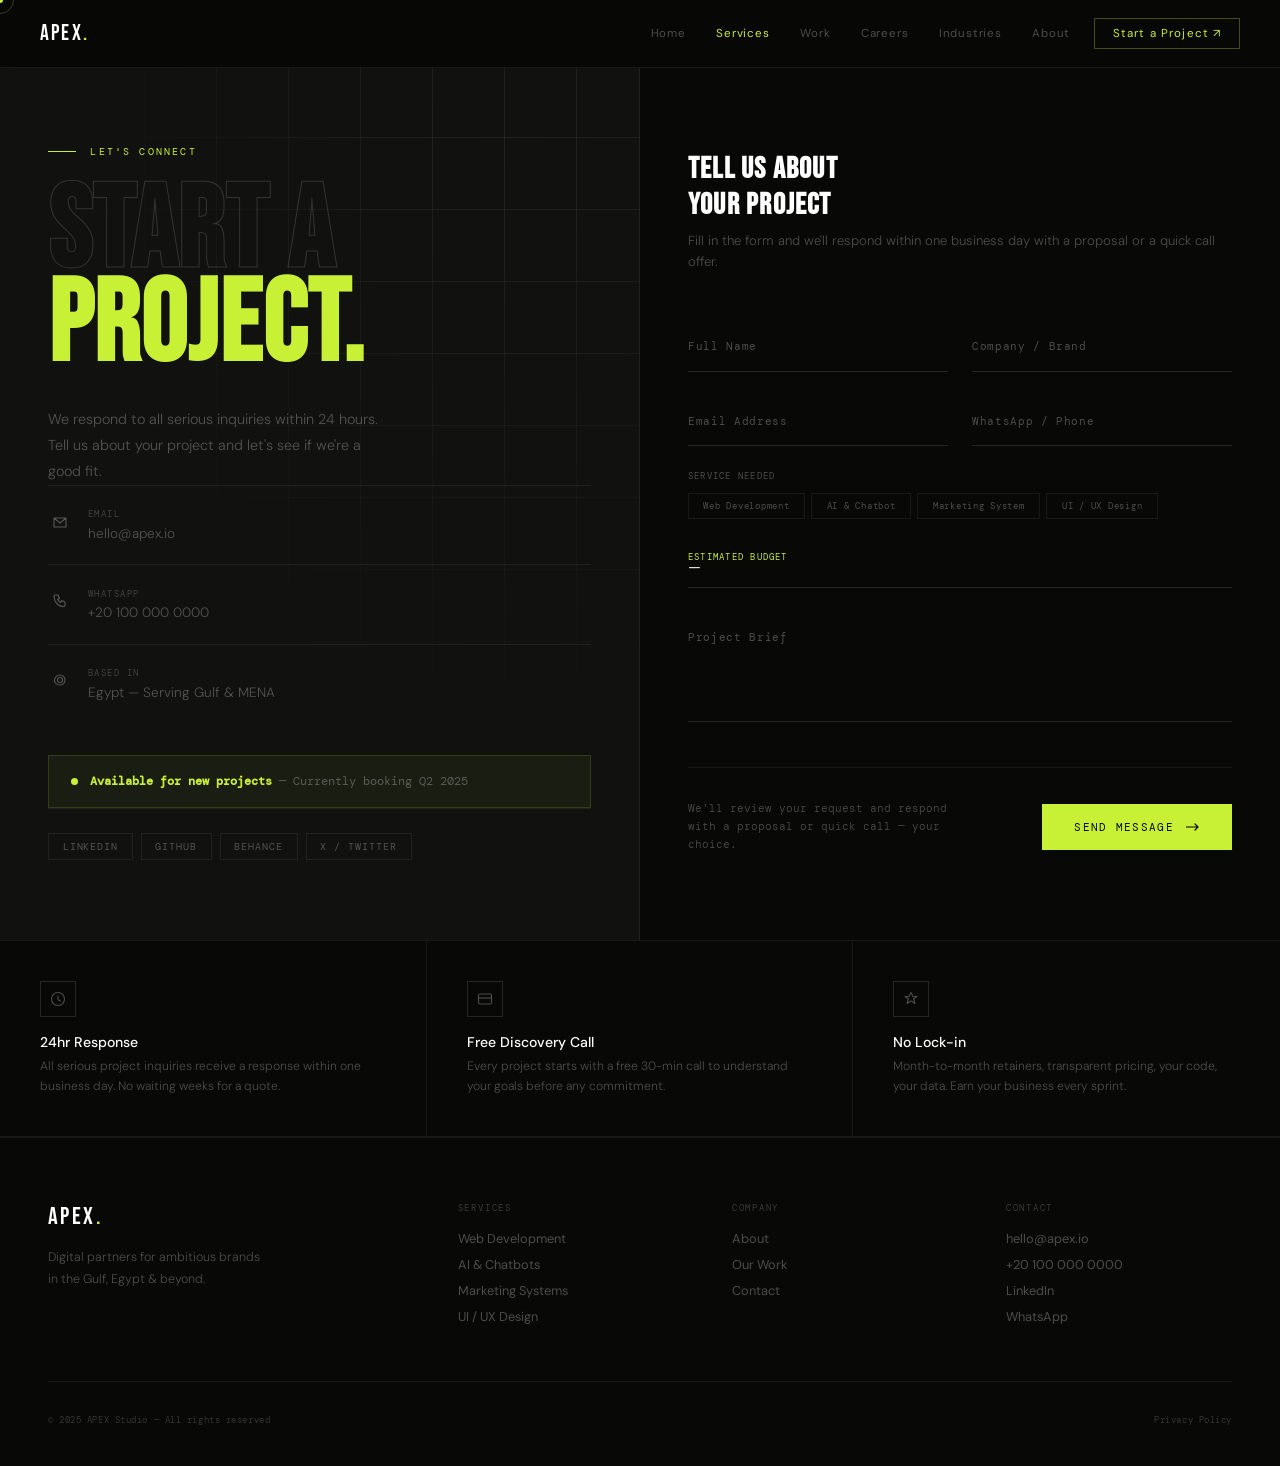
<file: contact.html>
<!DOCTYPE html>
<html lang="en">
<head>
<meta charset="UTF-8">
<meta name="viewport" content="width=device-width, initial-scale=1.0">
<title>Contact — APEX Studio</title>
<link rel="preconnect" href="https://fonts.googleapis.com">
<link rel="preconnect" href="https://fonts.gstatic.com" crossorigin>
<link href="https://fonts.googleapis.com/css2?family=Bebas+Neue&family=DM+Mono:ital,wght@0,300;0,400;1,300&family=DM+Sans:ital,opsz,wght@0,9..40,300;0,9..40,400;0,9..40,500;1,9..40,300&display=swap" rel="stylesheet">
<link rel="stylesheet" href="shared.css">
<link rel="stylesheet" href="contact.css">
</head>
<body>
<div class="prog" id="prog"></div>
<div class="spotlight" id="spotlight"></div>
<div class="cursor-dot" id="cur"></div>
<div class="cursor-ring" id="curR"></div>

<header>
  <a href="index.html" class="logo">APEX<span>.</span></a>
  <nav>
    <a href="index.html">Home</a>
    <a href="services.html" class="active">Services</a>
    <a href="work.html">Work</a>
    <a href="careers.html">Careers</a>
    <a href="industries.html">Industries</a>
    <a href="about.html">About</a>
    <a href="contact.html" class="nav-cta">Start a Project ↗</a>
  </nav>
</header>

<div class="contact-wrap">
  <!-- LEFT -->
  <div class="ct-left">
    <div class="ct-grid"></div>
    <div class="ct-left-content">
      <div class="eyebrow reveal" style="position:relative;z-index:1">Let's Connect</div>
      <h1 class="ct-title">
        <span class="outline reveal d1">Start A</span>
        <span class="lime reveal d2">Project.</span>
      </h1>
      <p class="ct-sub reveal d3">We respond to all serious inquiries within 24 hours. Tell us about your project and let's see if we're a good fit.</p>
    </div>
    <div>
      <div class="ct-info reveal d2">
        <div class="ci-block">
          <div class="ci-icon"><svg width="14" height="14" viewBox="0 0 14 14" fill="none"><path d="M1 3l6 5 6-5M1 3h12v9H1z" stroke="rgba(255,255,255,.3)" stroke-width="1.1" stroke-linecap="round" stroke-linejoin="round"/></svg></div>
          <div><div class="ci-label">Email</div><a href="mailto:hello@apex.io" class="ci-val">hello@apex.io</a></div>
        </div>
        <div class="ci-block">
          <div class="ci-icon"><svg width="14" height="14" viewBox="0 0 14 14" fill="none"><path d="M2 1h3l1.5 3.5-2 1a9 9 0 003 3l1-2L12 8v3a1.5 1.5 0 01-1.5 1.5C4 12.5 1 6 1 2.5A1.5 1.5 0 012 1z" stroke="rgba(255,255,255,.3)" stroke-width="1.1" stroke-linecap="round" stroke-linejoin="round"/></svg></div>
          <div><div class="ci-label">WhatsApp</div><a href="#" class="ci-val">+20 100 000 0000</a></div>
        </div>
        <div class="ci-block">
          <div class="ci-icon"><svg width="14" height="14" viewBox="0 0 14 14" fill="none"><circle cx="7" cy="6" r="2.5" stroke="rgba(255,255,255,.3)" stroke-width="1.1"/><path d="M7 1a5 5 0 010 10C4 11 1.5 9 1.5 6.5A5.5 5.5 0 017 1" stroke="rgba(255,255,255,.3)" stroke-width="1.1" stroke-linecap="round"/></svg></div>
          <div><div class="ci-label">Based In</div><span class="ci-val" style="cursor:default">Egypt — Serving Gulf &amp; MENA</span></div>
        </div>
      </div>
      <div class="avail-strip reveal d3">
        <div class="a-dot"></div>
        <div class="a-text"><strong>Available for new projects</strong> — Currently booking Q2 2025</div>
      </div>
      <div class="ct-socials reveal d3">
        <a href="#" class="soc-link">LinkedIn</a>
        <a href="#" class="soc-link">GitHub</a>
        <a href="#" class="soc-link">Behance</a>
        <a href="#" class="soc-link">X / Twitter</a>
      </div>
    </div>
  </div>

  <!-- RIGHT FORM -->
  <div class="ct-right">
    <div class="form-head reveal">
      <h2>Tell Us About<br>Your Project</h2>
      <p>Fill in the form and we'll respond within one business day with a proposal or a quick call offer.</p>
    </div>
    <form id="cForm" class="reveal d1">
      <div class="form-row">
        <div class="fg"><input type="text" id="nm" placeholder="x" autocomplete="name"><label for="nm">Full Name</label></div>
        <div class="fg"><input type="text" id="co" placeholder="x"><label for="co">Company / Brand</label></div>
      </div>
      <div class="form-row">
        <div class="fg"><input type="email" id="em" placeholder="x"><label for="em">Email Address</label></div>
        <div class="fg"><input type="text" id="ph" placeholder="x"><label for="ph">WhatsApp / Phone</label></div>
      </div>
      <div class="service-checks">
        <span class="sel-label">Service Needed</span>
        <div class="sc-grid">
          <div class="sc-item"><input type="checkbox" id="s1"><label for="s1">Web Development</label></div>
          <div class="sc-item"><input type="checkbox" id="s2"><label for="s2">AI &amp; Chatbot</label></div>
          <div class="sc-item"><input type="checkbox" id="s3"><label for="s3">Marketing System</label></div>
          <div class="sc-item"><input type="checkbox" id="s4"><label for="s4">UI / UX Design</label></div>
        </div>
      </div>
      <div class="fg">
        <select id="bud">
          <option value="">—</option>
          <option>Under $2,000</option>
          <option>$2,000 – $5,000</option>
          <option>$5,000 – $15,000</option>
          <option>$15,000+</option>
          <option>Let's discuss</option>
        </select>
        <label for="bud" style="top:.85rem;transform:none;font-size:.55rem;letter-spacing:.14em;text-transform:uppercase;color:var(--lime)">Estimated Budget</label>
      </div>
      <div class="fg"><textarea id="msg" placeholder="x"></textarea><label for="msg">Project Brief</label></div>
      <div class="form-submit">
        <p class="fn">We'll review your request and respond with a proposal or quick call — your choice.</p>
        <button type="submit" class="sub-btn">
          Send Message
          <svg width="14" height="8" viewBox="0 0 14 8" fill="none"><path d="M0 4h12M9 1l3 3-3 3" stroke="var(--bg)" stroke-width="1.2" stroke-linecap="round" stroke-linejoin="round"/></svg>
        </button>
      </div>
    </form>
    <div class="form-success" id="fSuccess">
      <div class="success-icon">
        <svg width="26" height="26" viewBox="0 0 26 26" fill="none"><path d="M4 13l6 6L22 7" stroke="var(--bg)" stroke-width="2" stroke-linecap="round" stroke-linejoin="round"/></svg>
      </div>
      <h3>Message Sent!</h3>
      <p>Thank you. We'll be in touch within 24 hours to discuss your project.</p>
    </div>
  </div>
</div>

<div class="contact-bottom">
  <div class="cb-cell reveal">
    <div class="cbc-icon"><svg width="16" height="16" viewBox="0 0 16 16" fill="none"><circle cx="8" cy="8" r="6.5" stroke="var(--muted)" stroke-width="1.1"/><path d="M8 5v3.5l2.5 1.5" stroke="var(--muted)" stroke-width="1.1" stroke-linecap="round"/></svg></div>
    <div class="cbc-title">24hr Response</div>
    <p class="cbc-desc">All serious project inquiries receive a response within one business day. No waiting weeks for a quote.</p>
  </div>
  <div class="cb-cell reveal d1">
    <div class="cbc-icon"><svg width="16" height="16" viewBox="0 0 16 16" fill="none"><rect x="1.5" y="3" width="13" height="10" rx="1.5" stroke="var(--muted)" stroke-width="1.1"/><path d="M1.5 7h13" stroke="var(--muted)" stroke-width="1.1"/></svg></div>
    <div class="cbc-title">Free Discovery Call</div>
    <p class="cbc-desc">Every project starts with a free 30-min call to understand your goals before any commitment.</p>
  </div>
  <div class="cb-cell reveal d2">
    <div class="cbc-icon"><svg width="16" height="16" viewBox="0 0 16 16" fill="none"><path d="M8 1.5l2 4h4l-3.5 2.5 1.5 4.5-4-2.5-4 2.5 1.5-4.5L2 5.5h4z" stroke="var(--muted)" stroke-width="1.1" stroke-linejoin="round"/></svg></div>
    <div class="cbc-title">No Lock-in</div>
    <p class="cbc-desc">Month-to-month retainers, transparent pricing, your code, your data. Earn your business every sprint.</p>
  </div>
</div>

<footer>
  <div class="footer-grid">
    <div class="f-brand"><a href="index.html" class="f-logo">APEX<span>.</span></a><p>Digital partners for ambitious brands in the Gulf, Egypt &amp; beyond.</p></div>
    <div class="f-col"><h4>Services</h4><a href="services.html">Web Development</a><a href="services.html">AI &amp; Chatbots</a><a href="services.html">Marketing Systems</a><a href="services.html">UI / UX Design</a></div>
    <div class="f-col"><h4>Company</h4><a href="about.html">About</a><a href="work.html">Our Work</a><a href="contact.html">Contact</a></div>
    <div class="f-col"><h4>Contact</h4><a href="mailto:hello@apex.io">hello@apex.io</a><a href="#">+20 100 000 0000</a><a href="#">LinkedIn</a><a href="#">WhatsApp</a></div>
  </div>
  <div class="footer-bottom"><p>© 2025 APEX Studio — All rights reserved</p><a href="#">Privacy Policy</a></div>
</footer>

<script src="shared.js"></script>
<script>
document.getElementById('cForm').addEventListener('submit',function(e){
  e.preventDefault();
  this.style.display='none';
  document.getElementById('fSuccess').classList.add('show');
});
</script>
</body>
</html>
</file>
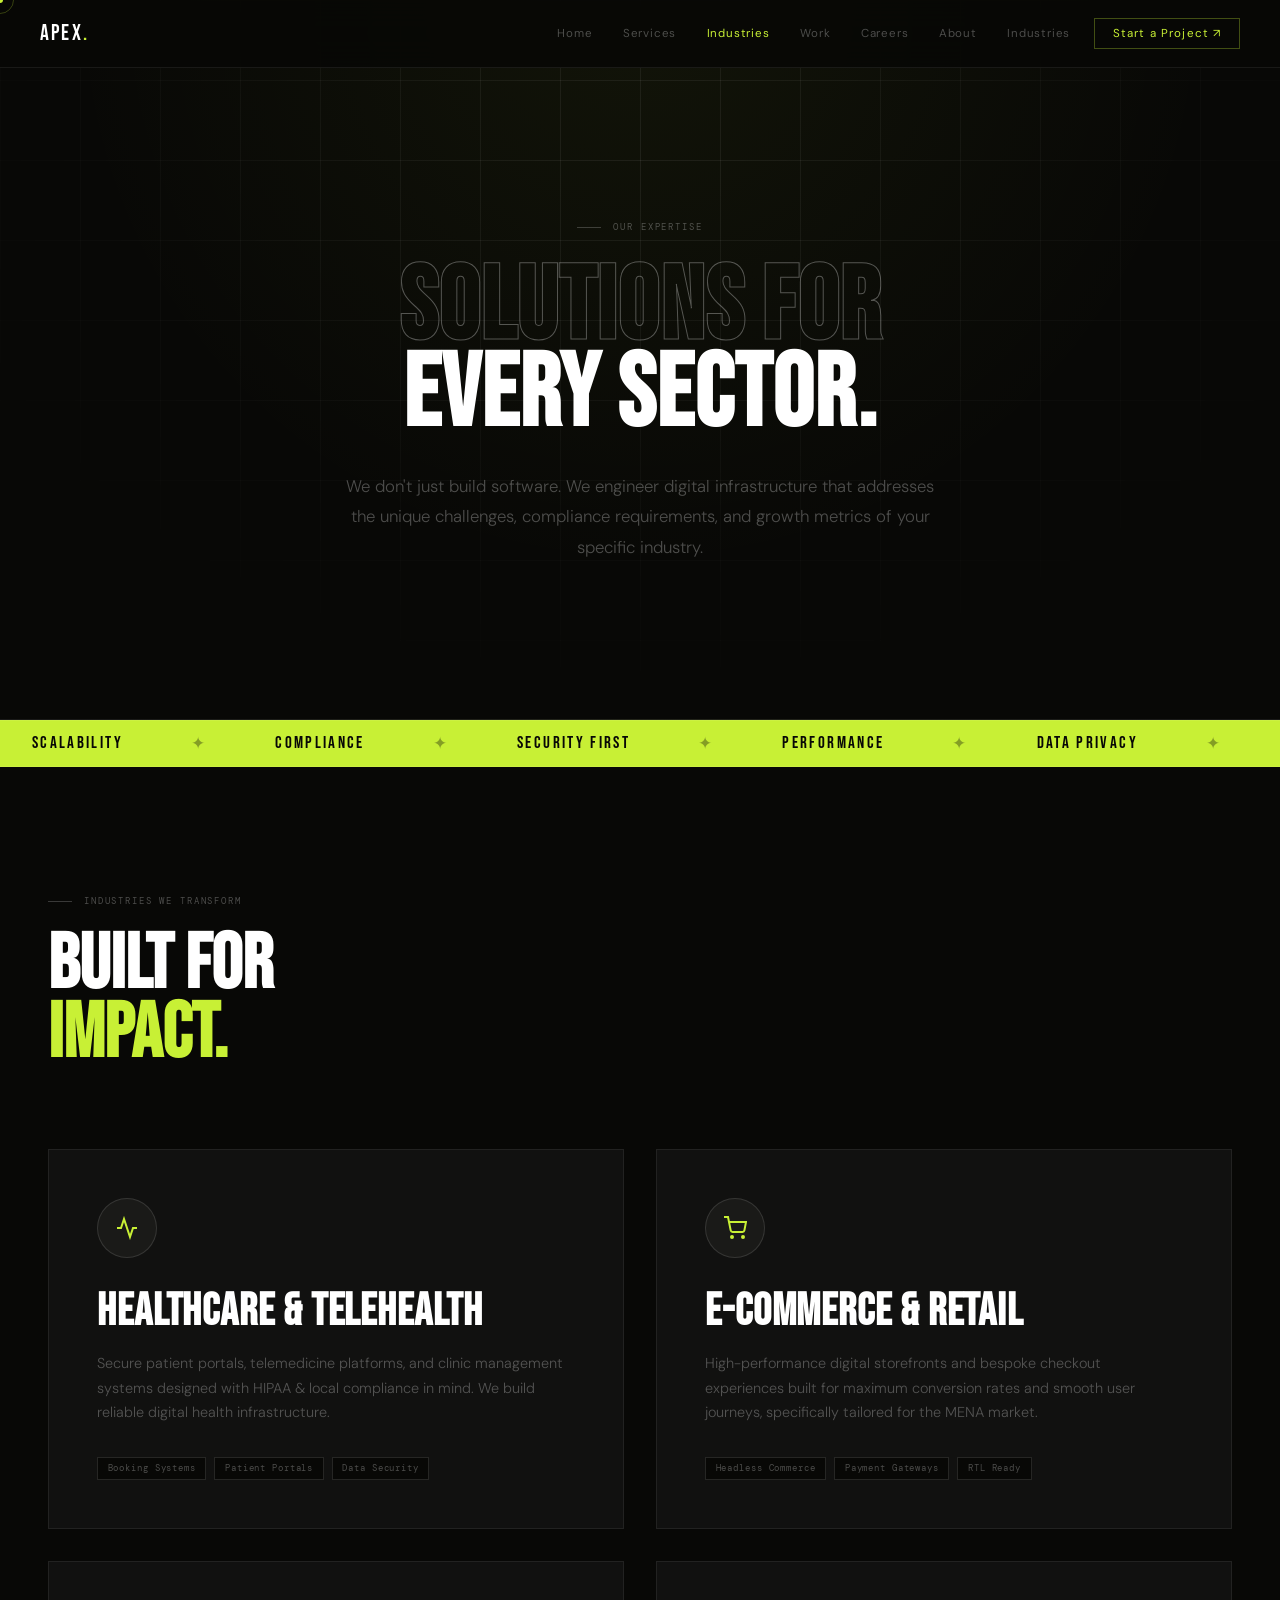
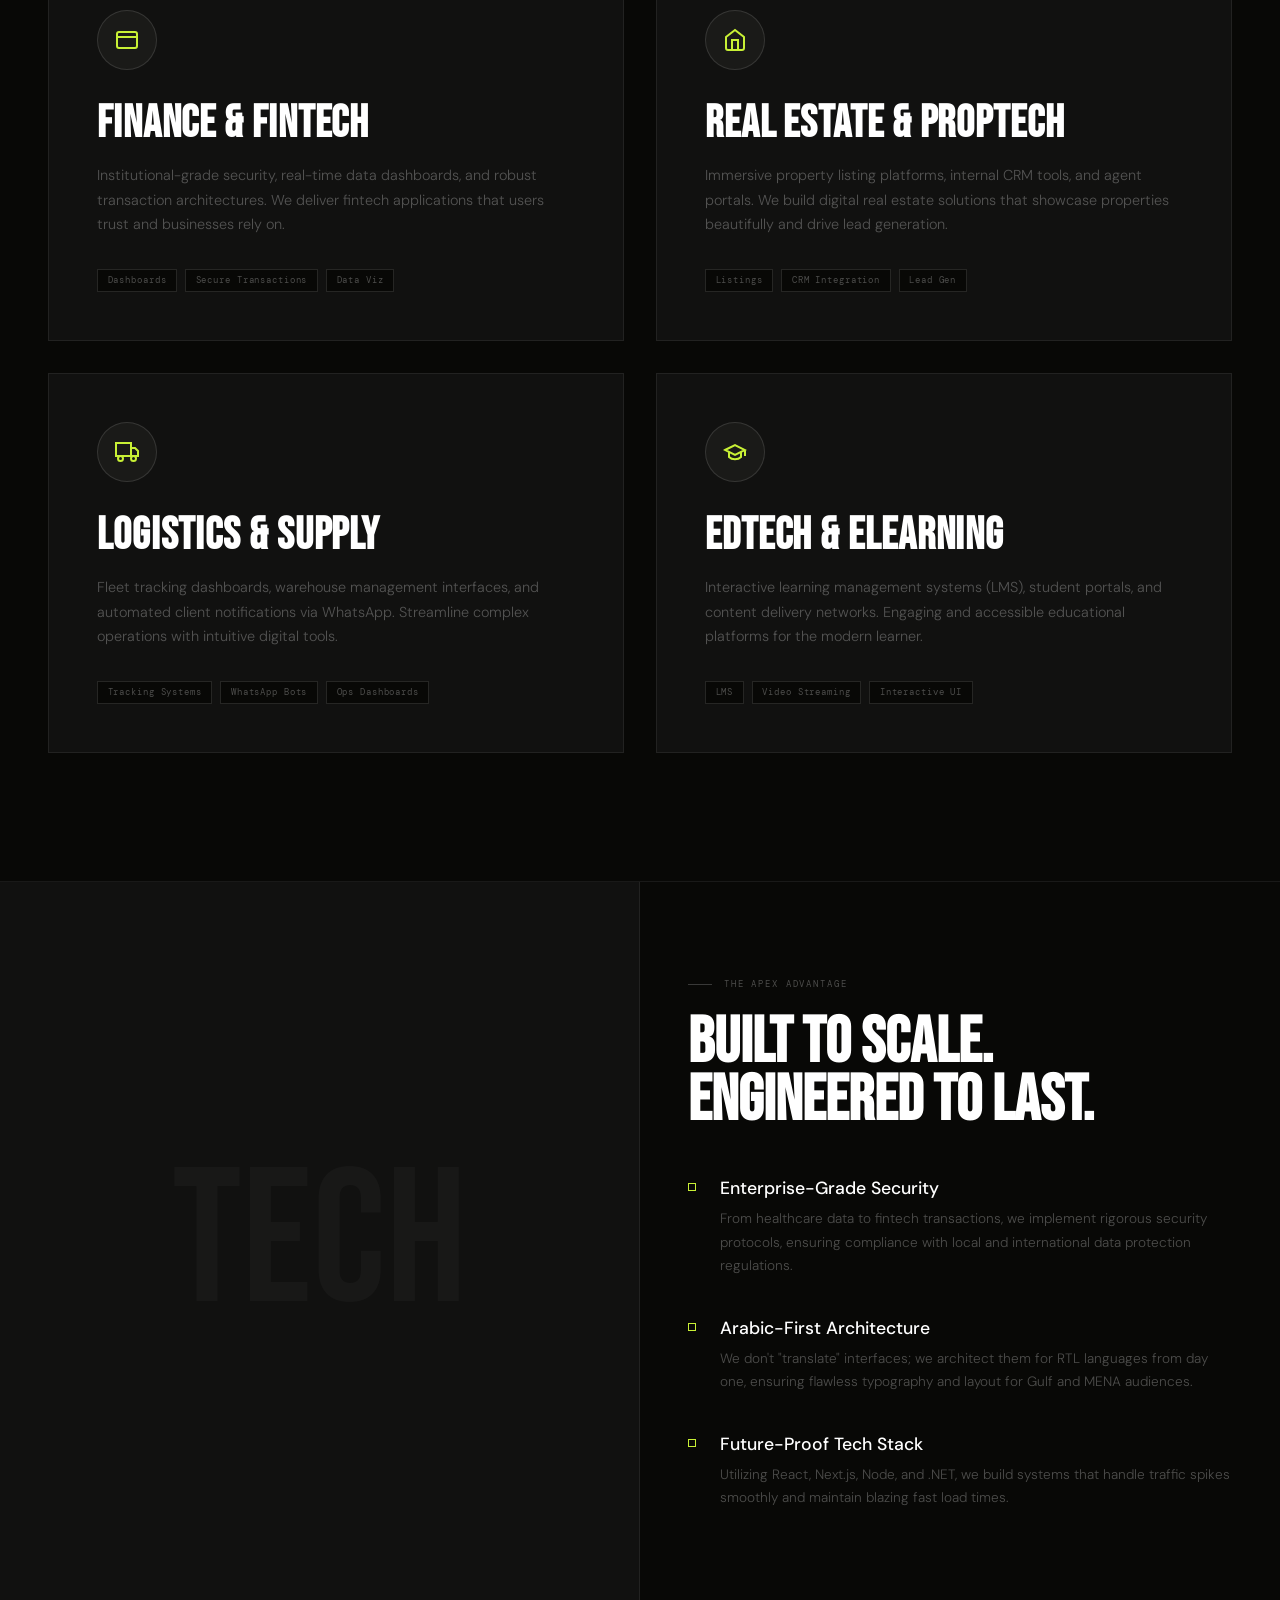
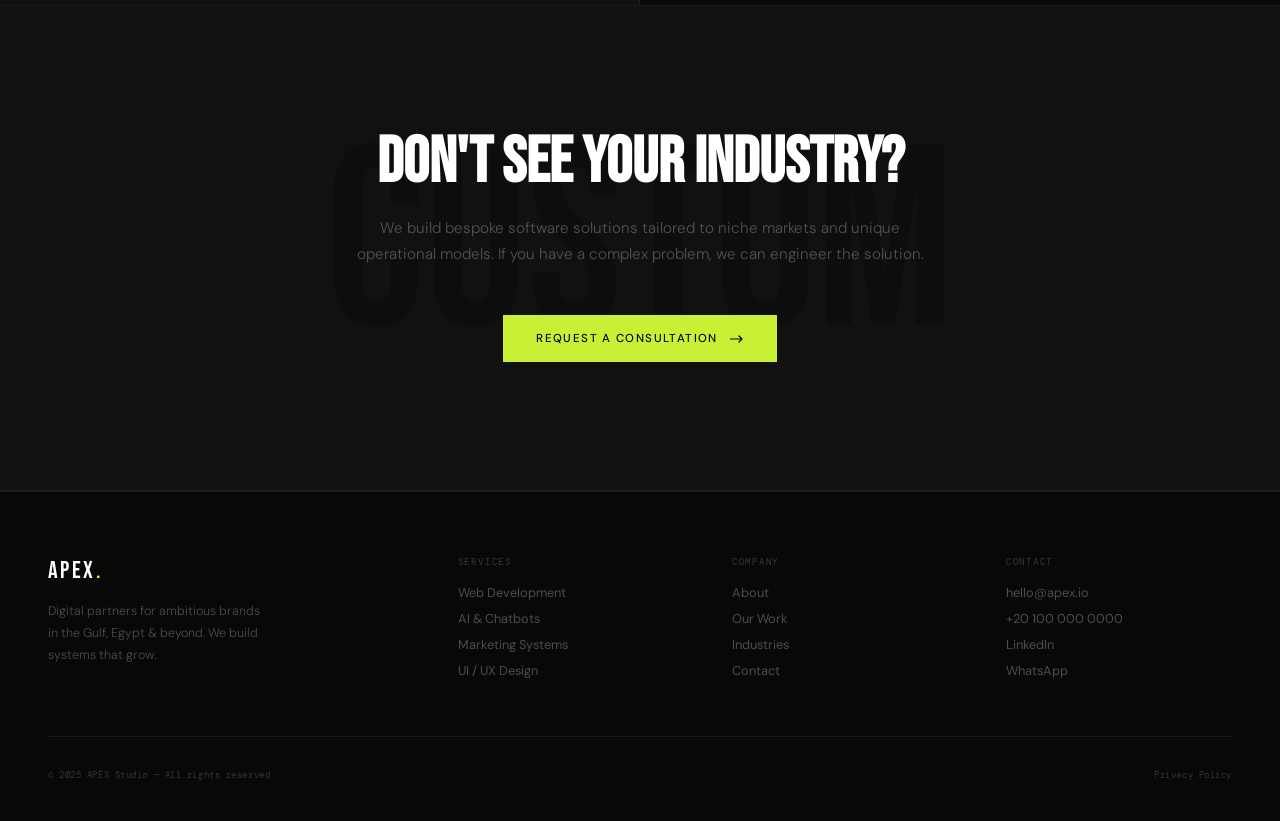
<file: industries.html>
<!DOCTYPE html>
<html lang="en">
<head>
<meta charset="UTF-8">
<meta name="viewport" content="width=device-width, initial-scale=1.0">
<title>Industries — APEX Studio</title>
<link rel="preconnect" href="https://fonts.googleapis.com">
<link rel="preconnect" href="https://fonts.gstatic.com" crossorigin>
<link href="https://fonts.googleapis.com/css2?family=Bebas+Neue&family=DM+Mono:ital,wght@0,300;0,400;1,300&family=DM+Sans:ital,opsz,wght@0,9..40,300;0,9..40,400;0,9..40,500;1,9..40,300&display=swap" rel="stylesheet">
<link rel="stylesheet" href="shared.css">
<link rel="stylesheet" href="industries.css">
</head>
<body>
<div class="prog" id="prog"></div>
<div class="spotlight" id="spotlight"></div>
<div class="cursor-dot" id="cur"></div>
<div class="cursor-ring" id="curR"></div>

<header>
  <a href="index.html" class="logo">APEX<span>.</span></a>
  <nav>
    <a href="index.html">Home</a>
    <a href="services.html">Services</a>
    <a href="industries.html" class="active">Industries</a>
    <a href="work.html">Work</a>
    <a href="careers.html">Careers</a>
    <a href="about.html">About</a>
    <a href="industries.html">Industries</a>
    <a href="contact.html" class="nav-cta">Start a Project ↗</a>
  </nav>
</header>

<!-- HERO -->
<section class="industries-hero">
  <div class="ih-grid-bg"></div>
  <div class="industries-hero-content">
    <div class="section-eyebrow reveal" style="justify-content:center; margin-bottom:2rem;">Our Expertise</div>
    <h1 class="ih-title">
      <span class="outline reveal d1">Solutions for</span>
      <span class="solid reveal d2">Every Sector.</span>
    </h1>
    <p class="ih-sub reveal d3">We don't just build software. We engineer digital infrastructure that addresses the unique challenges, compliance requirements, and growth metrics of your specific industry.</p>
  </div>
</section>

<!-- MARQUEE (Contextualized) -->
<div class="marquee-wrap">
  <div class="marquee-track">
    <span class="marquee-item">Scalability</span><span class="marquee-item marquee-sep">✦</span>
    <span class="marquee-item">Compliance</span><span class="marquee-item marquee-sep">✦</span>
    <span class="marquee-item">Security First</span><span class="marquee-item marquee-sep">✦</span>
    <span class="marquee-item">Performance</span><span class="marquee-item marquee-sep">✦</span>
    <span class="marquee-item">Data Privacy</span><span class="marquee-item marquee-sep">✦</span>
    <span class="marquee-item">Reliability</span><span class="marquee-item marquee-sep">✦</span>
    <span class="marquee-item">Scalability</span><span class="marquee-item marquee-sep">✦</span>
    <span class="marquee-item">Compliance</span><span class="marquee-item marquee-sep">✦</span>
    <span class="marquee-item">Security First</span><span class="marquee-item marquee-sep">✦</span>
    <span class="marquee-item">Performance</span><span class="marquee-item marquee-sep">✦</span>
    <span class="marquee-item">Data Privacy</span><span class="marquee-item marquee-sep">✦</span>
    <span class="marquee-item">Reliability</span><span class="marquee-item marquee-sep">✦</span>
  </div>
</div>

<!-- SECTOR GRID -->
<section class="sector-grid-section">
  <div class="sector-header">
    <div class="section-eyebrow reveal">Industries We Transform</div>
    <h2 class="reveal d1">Built for<br><span class="lime">Impact.</span></h2>
  </div>
  
  <div class="sector-grid">
    <!-- Healthcare -->
    <div class="sector-card reveal">
      <div class="sc-icon-wrap">
        <svg width="24" height="24" viewBox="0 0 24 24" fill="none" stroke="currentColor" stroke-width="2"><path d="M22 12h-4l-3 9L9 3l-3 9H2"/></svg>
      </div>
      <h3 class="sc-title">Healthcare & Telehealth</h3>
      <p class="sc-desc">Secure patient portals, telemedicine platforms, and clinic management systems designed with HIPAA & local compliance in mind. We build reliable digital health infrastructure.</p>
      <div class="sc-tags">
        <span class="sc-tag">Booking Systems</span>
        <span class="sc-tag">Patient Portals</span>
        <span class="sc-tag">Data Security</span>
      </div>
    </div>

    <!-- E-Commerce -->
    <div class="sector-card reveal d1">
      <div class="sc-icon-wrap">
        <svg width="24" height="24" viewBox="0 0 24 24" fill="none" stroke="currentColor" stroke-width="2"><circle cx="9" cy="21" r="1"/><circle cx="20" cy="21" r="1"/><path d="M1 1h4l2.68 13.39a2 2 0 0 0 2 1.61h9.72a2 2 0 0 0 2-1.61L23 6H6"/></svg>
      </div>
      <h3 class="sc-title">E-Commerce & Retail</h3>
      <p class="sc-desc">High-performance digital storefronts and bespoke checkout experiences built for maximum conversion rates and smooth user journeys, specifically tailored for the MENA market.</p>
      <div class="sc-tags">
        <span class="sc-tag">Headless Commerce</span>
        <span class="sc-tag">Payment Gateways</span>
        <span class="sc-tag">RTL Ready</span>
      </div>
    </div>

    <!-- Finance -->
    <div class="sector-card reveal d2">
      <div class="sc-icon-wrap">
        <svg width="24" height="24" viewBox="0 0 24 24" fill="none" stroke="currentColor" stroke-width="2"><rect x="2" y="4" width="20" height="16" rx="2"/><path d="M7 15h0M2 9h20M12 15h.01M17 15h.01"/></svg>
      </div>
      <h3 class="sc-title">Finance & Fintech</h3>
      <p class="sc-desc">Institutional-grade security, real-time data dashboards, and robust transaction architectures. We deliver fintech applications that users trust and businesses rely on.</p>
      <div class="sc-tags">
        <span class="sc-tag">Dashboards</span>
        <span class="sc-tag">Secure Transactions</span>
        <span class="sc-tag">Data Viz</span>
      </div>
    </div>

    <!-- Real Estate -->
    <div class="sector-card reveal d3">
      <div class="sc-icon-wrap">
        <svg width="24" height="24" viewBox="0 0 24 24" fill="none" stroke="currentColor" stroke-width="2"><path d="M3 9l9-7 9 7v11a2 2 0 0 1-2 2H5a2 2 0 0 1-2-2z"/><polyline points="9 22 9 12 15 12 15 22"/></svg>
      </div>
      <h3 class="sc-title">Real Estate & PropTech</h3>
      <p class="sc-desc">Immersive property listing platforms, internal CRM tools, and agent portals. We build digital real estate solutions that showcase properties beautifully and drive lead generation.</p>
      <div class="sc-tags">
        <span class="sc-tag">Listings</span>
        <span class="sc-tag">CRM Integration</span>
        <span class="sc-tag">Lead Gen</span>
      </div>
    </div>

    <!-- Logistics -->
    <div class="sector-card reveal">
      <div class="sc-icon-wrap">
        <svg width="24" height="24" viewBox="0 0 24 24" fill="none" stroke="currentColor" stroke-width="2"><rect x="1" y="3" width="15" height="13"/><polygon points="16 8 20 8 23 11 23 16 16 16 16 8"/><circle cx="5.5" cy="18.5" r="2.5"/><circle cx="18.5" cy="18.5" r="2.5"/></svg>
      </div>
      <h3 class="sc-title">Logistics & Supply</h3>
      <p class="sc-desc">Fleet tracking dashboards, warehouse management interfaces, and automated client notifications via WhatsApp. Streamline complex operations with intuitive digital tools.</p>
      <div class="sc-tags">
        <span class="sc-tag">Tracking Systems</span>
        <span class="sc-tag">WhatsApp Bots</span>
        <span class="sc-tag">Ops Dashboards</span>
      </div>
    </div>

    <!-- Education -->
    <div class="sector-card reveal d1">
      <div class="sc-icon-wrap">
        <svg width="24" height="24" viewBox="0 0 24 24" fill="none" stroke="currentColor" stroke-width="2"><path d="M22 10v6M2 10l10-5 10 5-10 5z"/><path d="M6 12v5c3 3 9 3 12 0v-5"/></svg>
      </div>
      <h3 class="sc-title">EdTech & eLearning</h3>
      <p class="sc-desc">Interactive learning management systems (LMS), student portals, and content delivery networks. Engaging and accessible educational platforms for the modern learner.</p>
      <div class="sc-tags">
        <span class="sc-tag">LMS</span>
        <span class="sc-tag">Video Streaming</span>
        <span class="sc-tag">Interactive UI</span>
      </div>
    </div>
  </div>
</section>

<!-- WHY US -->
<section class="industry-why">
  <div class="iw-image">
    <div class="iw-image-inner">TECH</div>
  </div>
  <div class="iw-content">
    <div class="section-eyebrow reveal">The APEX Advantage</div>
    <h2 class="reveal d1">Built to Scale. Engineered to Last.</h2>
    <div class="iw-features">
      <div class="iw-feature reveal d2">
        <h4>Enterprise-Grade Security</h4>
        <p>From healthcare data to fintech transactions, we implement rigorous security protocols, ensuring compliance with local and international data protection regulations.</p>
      </div>
      <div class="iw-feature reveal d3">
        <h4>Arabic-First Architecture</h4>
        <p>We don't "translate" interfaces; we architect them for RTL languages from day one, ensuring flawless typography and layout for Gulf and MENA audiences.</p>
      </div>
      <div class="iw-feature reveal d4">
        <h4>Future-Proof Tech Stack</h4>
        <p>Utilizing React, Next.js, Node, and .NET, we build systems that handle traffic spikes smoothly and maintain blazing fast load times.</p>
      </div>
    </div>
  </div>
</section>

<!-- CUSTOM CTA -->
<section class="industry-cta">
  <div class="icta-bg">CUSTOM</div>
  <div class="icta-content">
    <h2 class="icta-title reveal">Don't see your industry?</h2>
    <p class="icta-desc reveal d1">We build bespoke software solutions tailored to niche markets and unique operational models. If you have a complex problem, we can engineer the solution.</p>
    <a href="contact.html" class="btn-lime reveal d2">Request a Consultation<svg width="14" height="8" viewBox="0 0 14 8" fill="none"><path d="M0 4h12M9 1l3 3-3 3" stroke="var(--bg)" stroke-width="1.2" stroke-linecap="round" stroke-linejoin="round"/></svg></a>
  </div>
</section>

<!-- FOOTER -->
<footer>
  <div class="footer-grid">
    <div class="f-brand">
      <a href="index.html" class="f-logo">APEX<span>.</span></a>
      <p>Digital partners for ambitious brands in the Gulf, Egypt &amp; beyond. We build systems that grow.</p>
    </div>
    <div class="f-col"><h4>Services</h4><a href="services.html">Web Development</a><a href="services.html">AI &amp; Chatbots</a><a href="services.html">Marketing Systems</a><a href="services.html">UI / UX Design</a></div>
    <div class="f-col"><h4>Company</h4><a href="about.html">About</a><a href="work.html">Our Work</a><a href="industries.html">Industries</a><a href="contact.html">Contact</a></div>
    <div class="f-col"><h4>Contact</h4><a href="mailto:hello@apex.io">hello@apex.io</a><a href="#">+20 100 000 0000</a><a href="#">LinkedIn</a><a href="#">WhatsApp</a></div>
  </div>
  <div class="footer-bottom"><p>© 2025 APEX Studio — All rights reserved</p><a href="#">Privacy Policy</a></div>
</footer>

<script src="shared.js"></script>
</body>
</html>
</file>
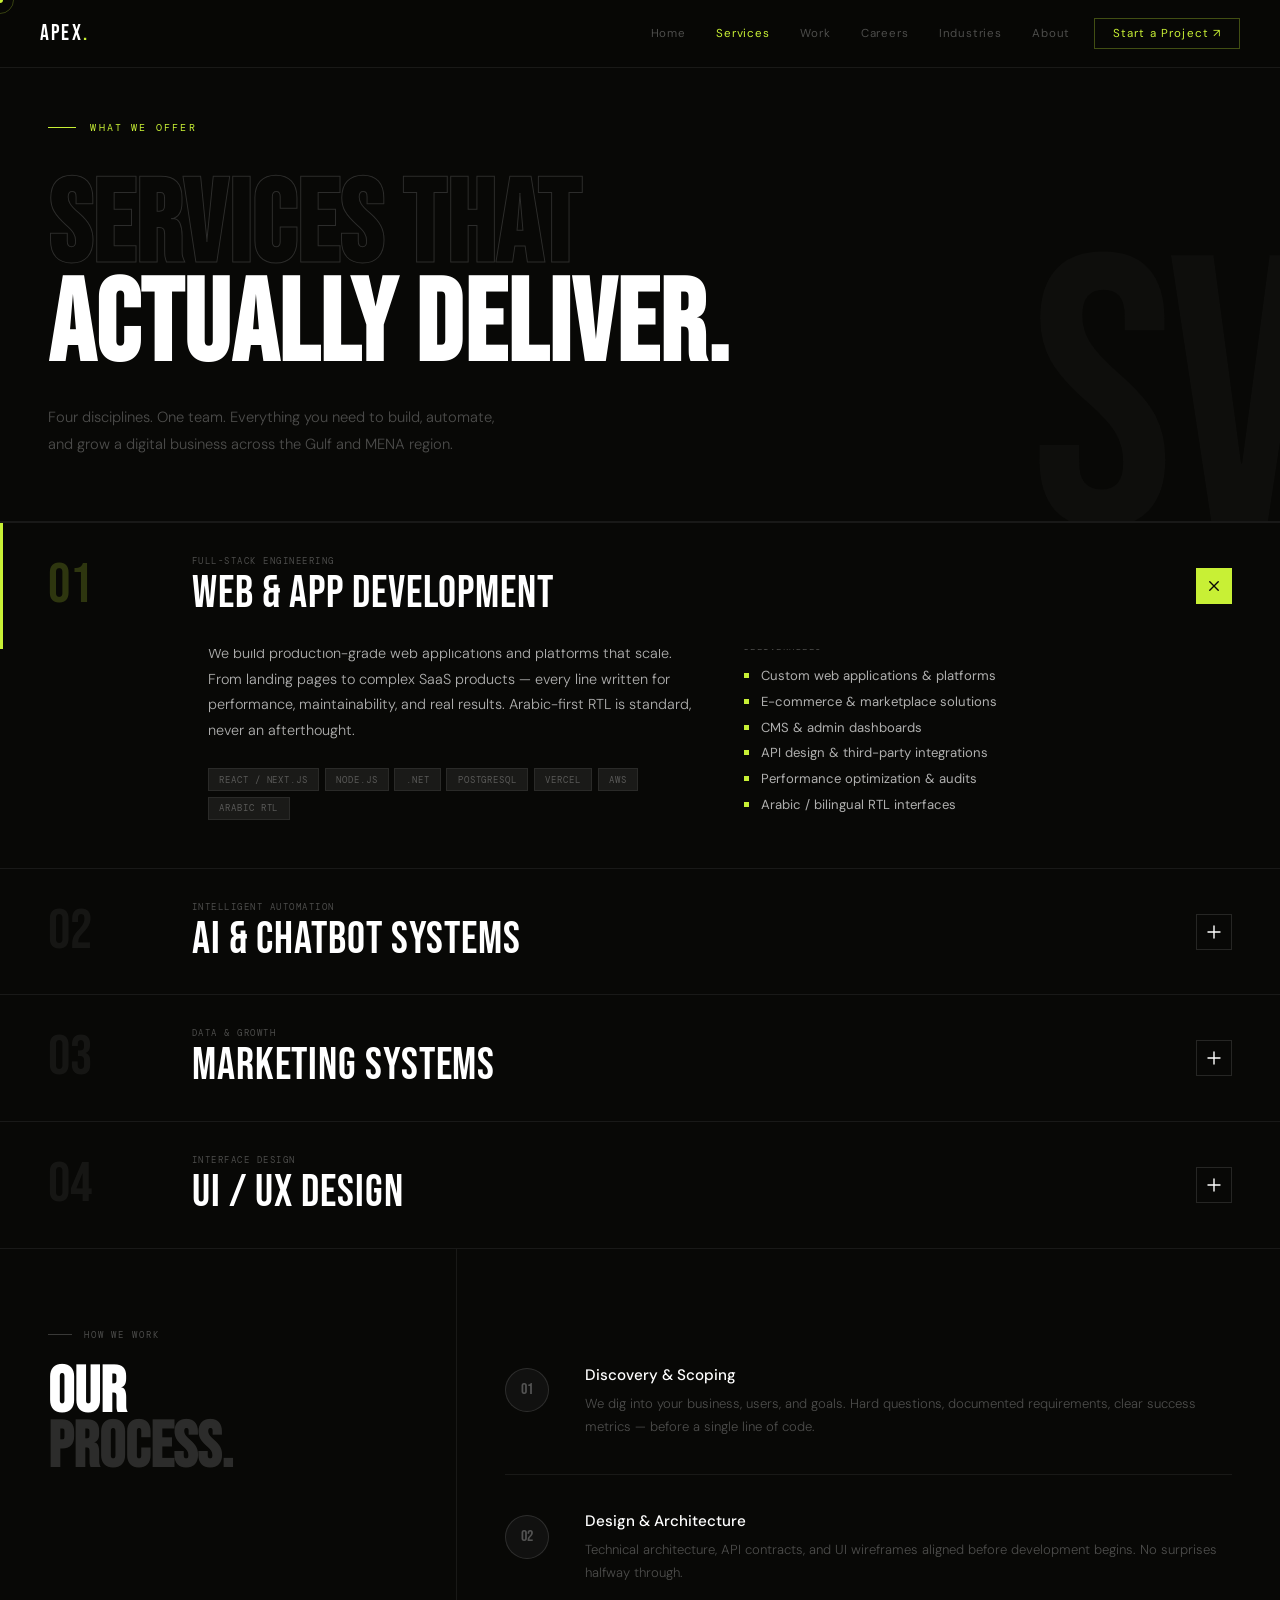
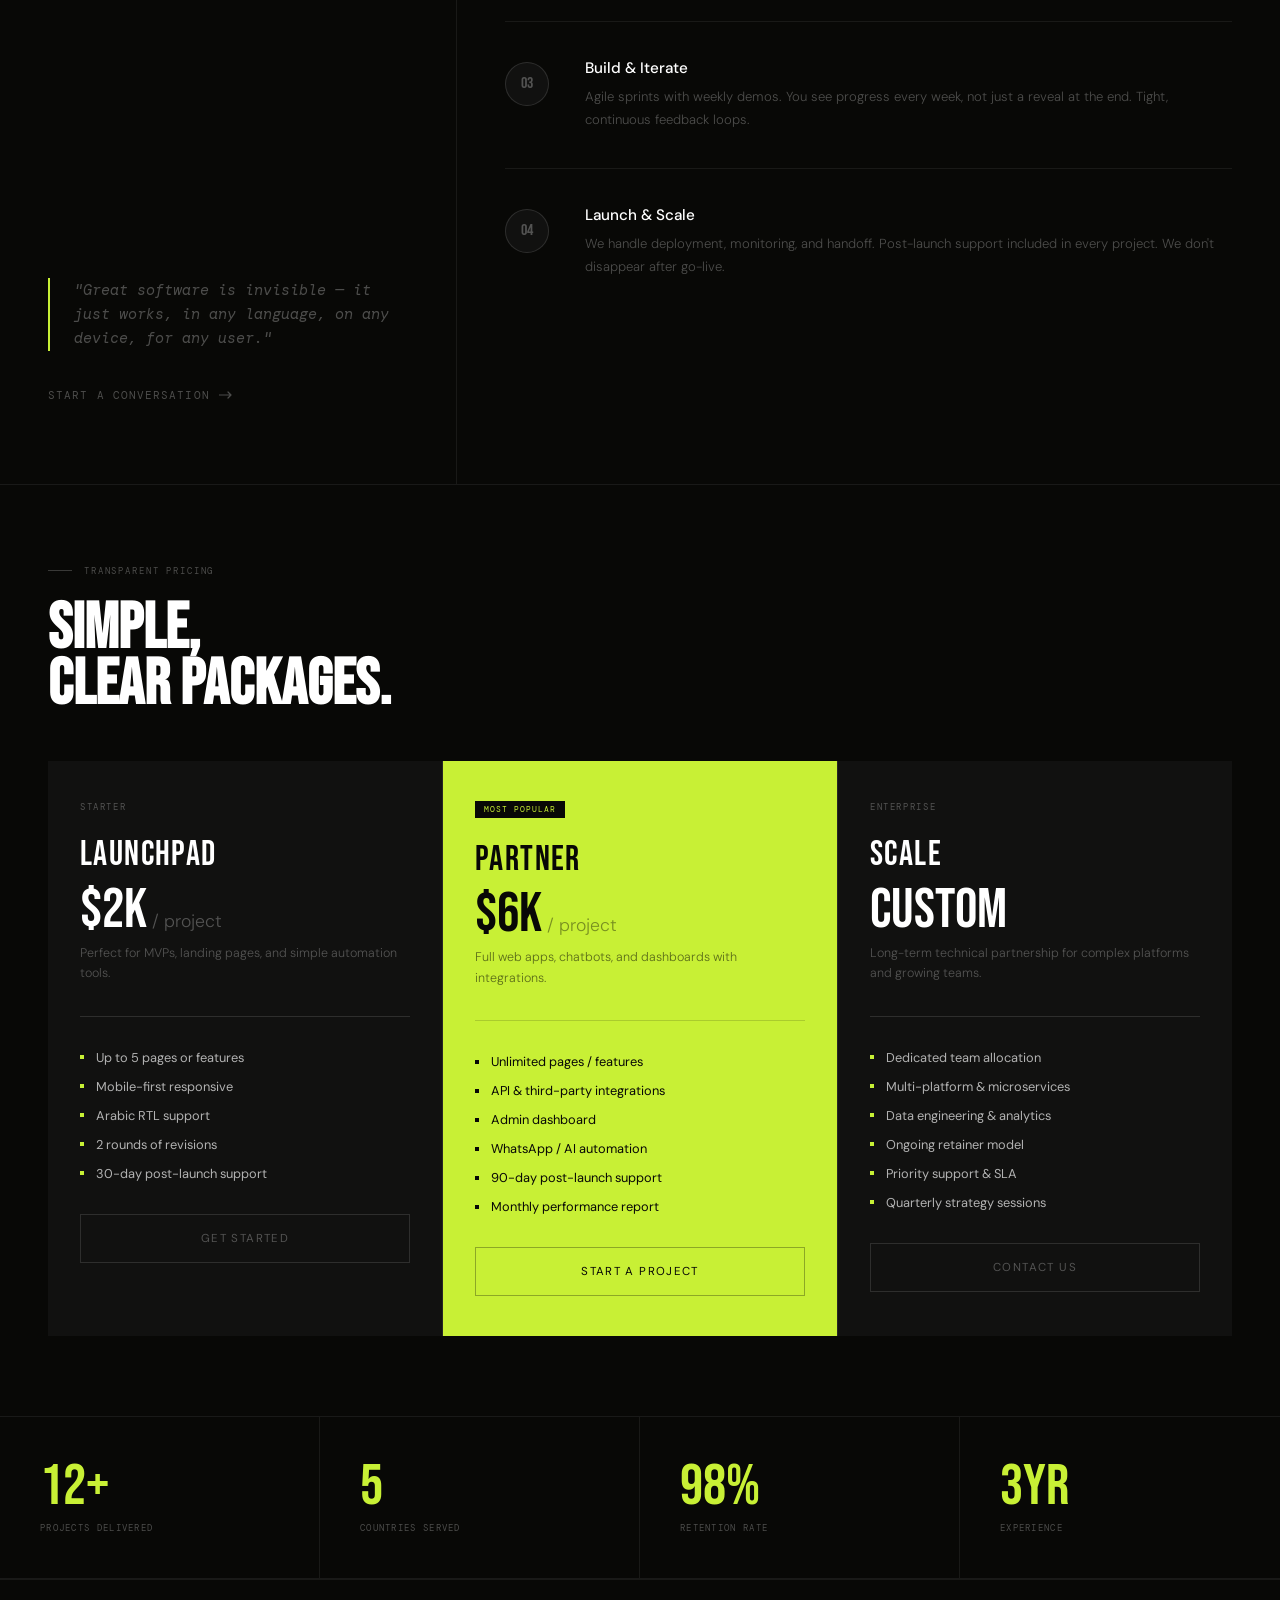
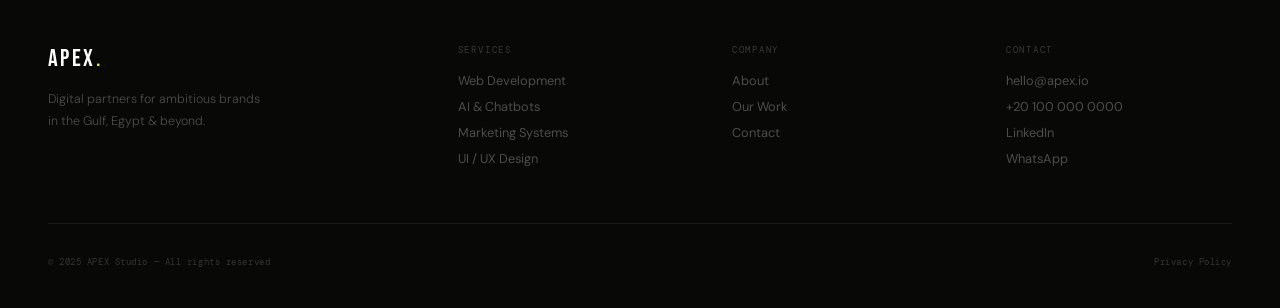
<file: services.html>
<!DOCTYPE html>
<html lang="en">
<head>
<meta charset="UTF-8">
<meta name="viewport" content="width=device-width, initial-scale=1.0">
<title>Services — APEX Studio</title>
<link rel="preconnect" href="https://fonts.googleapis.com">
<link rel="preconnect" href="https://fonts.gstatic.com" crossorigin>
<link href="https://fonts.googleapis.com/css2?family=Bebas+Neue&family=DM+Mono:ital,wght@0,300;0,400;1,300&family=DM+Sans:ital,opsz,wght@0,9..40,300;0,9..40,400;0,9..40,500;1,9..40,300&display=swap" rel="stylesheet">
<link rel="stylesheet" href="shared.css">
<link rel="stylesheet" href="services.css">
</head>
<body>
<div class="prog" id="prog"></div>
<div class="spotlight" id="spotlight"></div>
<div class="cursor-dot" id="cur"></div>
<div class="cursor-ring" id="curR"></div>

<header>
  <a href="index.html" class="logo">APEX<span>.</span></a>
  <nav>
    <a href="index.html">Home</a>
    <a href="services.html" class="active">Services</a>
    <a href="work.html">Work</a>
    <a href="careers.html">Careers</a>
    <a href="industries.html">Industries</a>
    <a href="about.html">About</a>
    <a href="contact.html" class="nav-cta">Start a Project ↗</a>
  </nav>
</header>

<section class="page-hero">
  <div class="page-hero-wm">SV</div>
  <div class="eyebrow reveal" style="position:relative;z-index:1">What We Offer</div>
  <h1 class="reveal d1" style="position:relative;z-index:1">
    <span class="outline">Services That</span>
    Actually Deliver.
  </h1>
  <p class="page-hero-desc reveal d2">Four disciplines. One team. Everything you need to build, automate, and grow a digital business across the Gulf and MENA region.</p>
</section>

<!-- ACCORDION -->
<div class="services-acc">
  <div class="acc-item open">
    <div class="acc-header" onclick="toggleAcc(this)">
      <div class="acc-num">01</div>
      <div class="acc-title-wrap">
        <div class="acc-tag">Full-Stack Engineering</div>
        <div class="acc-title">Web &amp; App Development</div>
      </div>
      <div class="acc-toggle"><svg width="14" height="14" viewBox="0 0 14 14" fill="none"><path d="M7 1v12M1 7h12" stroke="currentColor" stroke-width="1.4" stroke-linecap="round"/></svg></div>
    </div>
    <div class="acc-body">
      <div class="acc-inner">
        <div class="acc-spacer"></div>
        <div>
          <p class="acc-desc">We build production-grade web applications and platforms that scale. From landing pages to complex SaaS products — every line written for performance, maintainability, and real results. Arabic-first RTL is standard, never an afterthought.</p>
          <div class="acc-stack">
            <span class="tech-tag">React / Next.js</span><span class="tech-tag">Node.js</span>
            <span class="tech-tag">.NET</span><span class="tech-tag">PostgreSQL</span>
            <span class="tech-tag">Vercel</span><span class="tech-tag">AWS</span><span class="tech-tag">Arabic RTL</span>
          </div>
        </div>
        <div class="acc-deliverables">
          <h4>Deliverables</h4>
          <ul class="del-list">
            <li>Custom web applications & platforms</li>
            <li>E-commerce & marketplace solutions</li>
            <li>CMS & admin dashboards</li>
            <li>API design & third-party integrations</li>
            <li>Performance optimization & audits</li>
            <li>Arabic / bilingual RTL interfaces</li>
          </ul>
        </div>
      </div>
    </div>
  </div>
  <div class="acc-item">
    <div class="acc-header" onclick="toggleAcc(this)">
      <div class="acc-num">02</div>
      <div class="acc-title-wrap">
        <div class="acc-tag">Intelligent Automation</div>
        <div class="acc-title">AI &amp; Chatbot Systems</div>
      </div>
      <div class="acc-toggle"><svg width="14" height="14" viewBox="0 0 14 14" fill="none"><path d="M7 1v12M1 7h12" stroke="currentColor" stroke-width="1.4" stroke-linecap="round"/></svg></div>
    </div>
    <div class="acc-body">
      <div class="acc-inner">
        <div class="acc-spacer"></div>
        <div>
          <p class="acc-desc">AI assistants and automation that replace repetitive work. Our WhatsApp AI chatbots handle support, bookings, and sales in Arabic &amp; English — 24/7, without adding headcount.</p>
          <div class="acc-stack">
            <span class="tech-tag">WhatsApp Cloud API</span><span class="tech-tag">Google Gemini</span>
            <span class="tech-tag">OpenAI GPT</span><span class="tech-tag">Node.js</span>
            <span class="tech-tag">Webhooks</span><span class="tech-tag">Arabic NLP</span>
          </div>
        </div>
        <div class="acc-deliverables">
          <h4>Deliverables</h4>
          <ul class="del-list">
            <li>WhatsApp AI customer support bots</li>
            <li>Booking & reservation automation</li>
            <li>Lead qualification chatbots</li>
            <li>Admin dashboard & conversation logs</li>
            <li>Arabic + English bilingual AI</li>
            <li>CRM & ERP integrations</li>
          </ul>
        </div>
      </div>
    </div>
  </div>
  <div class="acc-item">
    <div class="acc-header" onclick="toggleAcc(this)">
      <div class="acc-num">03</div>
      <div class="acc-title-wrap">
        <div class="acc-tag">Data &amp; Growth</div>
        <div class="acc-title">Marketing Systems</div>
      </div>
      <div class="acc-toggle"><svg width="14" height="14" viewBox="0 0 14 14" fill="none"><path d="M7 1v12M1 7h12" stroke="currentColor" stroke-width="1.4" stroke-linecap="round"/></svg></div>
    </div>
    <div class="acc-body">
      <div class="acc-inner">
        <div class="acc-spacer"></div>
        <div>
          <p class="acc-desc">Analytics infrastructure that gives marketing teams a real edge. We unify your data, automate reporting, and build tools that make decisions obvious — not guesswork.</p>
          <div class="acc-stack">
            <span class="tech-tag">React Dashboards</span><span class="tech-tag">Meta Ads API</span>
            <span class="tech-tag">Google Analytics</span><span class="tech-tag">.NET API</span>
            <span class="tech-tag">SQL Server</span><span class="tech-tag">D3.js</span>
          </div>
        </div>
        <div class="acc-deliverables">
          <h4>Deliverables</h4>
          <ul class="del-list">
            <li>Real-time analytics dashboards</li>
            <li>Multi-platform ad data aggregation</li>
            <li>Automated reporting & alerts</li>
            <li>A/B testing infrastructure</li>
            <li>Attribution modelling</li>
            <li>Data pipeline & warehouse setup</li>
          </ul>
        </div>
      </div>
    </div>
  </div>
  <div class="acc-item">
    <div class="acc-header" onclick="toggleAcc(this)">
      <div class="acc-num">04</div>
      <div class="acc-title-wrap">
        <div class="acc-tag">Interface Design</div>
        <div class="acc-title">UI / UX Design</div>
      </div>
      <div class="acc-toggle"><svg width="14" height="14" viewBox="0 0 14 14" fill="none"><path d="M7 1v12M1 7h12" stroke="currentColor" stroke-width="1.4" stroke-linecap="round"/></svg></div>
    </div>
    <div class="acc-body">
      <div class="acc-inner">
        <div class="acc-spacer"></div>
        <div>
          <p class="acc-desc">Interfaces users enjoy using. We design Arabic-first — RTL layouts, bilingual components, cultural context from day one. Every design ships with a developer-ready specification.</p>
          <div class="acc-stack">
            <span class="tech-tag">Figma</span><span class="tech-tag">Prototyping</span>
            <span class="tech-tag">User Research</span><span class="tech-tag">Design Systems</span>
            <span class="tech-tag">Arabic RTL</span><span class="tech-tag">Accessibility</span>
          </div>
        </div>
        <div class="acc-deliverables">
          <h4>Deliverables</h4>
          <ul class="del-list">
            <li>UX research & user flows</li>
            <li>Wireframes & interactive prototypes</li>
            <li>Pixel-perfect Figma designs</li>
            <li>Arabic + English design systems</li>
            <li>Mobile-first responsive layouts</li>
            <li>Developer handoff documentation</li>
          </ul>
        </div>
      </div>
    </div>
  </div>
</div>

<!-- PROCESS -->
<div class="process-section">
  <div class="ps-left">
    <div>
      <div class="section-eyebrow reveal">How We Work</div>
      <h2 class="reveal d1">Our<br><span class="dim">Process.</span></h2>
    </div>
    <div class="reveal d2">
      <p class="ps-quote">"Great software is invisible — it just works, in any language, on any device, for any user."</p>
      <a href="contact.html" class="arrow-link">Start a conversation<svg width="14" height="8" viewBox="0 0 14 8" fill="none"><path d="M0 4h12M9 1l3 3-3 3" stroke="currentColor" stroke-width="1.2" stroke-linecap="round" stroke-linejoin="round"/></svg></a>
    </div>
  </div>
  <div class="ps-right">
    <div class="process-step reveal">
      <div class="ps-num-wrap"><div class="ps-num">01</div></div>
      <div><div class="ps-title">Discovery &amp; Scoping</div><p class="ps-desc">We dig into your business, users, and goals. Hard questions, documented requirements, clear success metrics — before a single line of code.</p></div>
    </div>
    <div class="process-step reveal d1">
      <div class="ps-num-wrap"><div class="ps-num">02</div></div>
      <div><div class="ps-title">Design &amp; Architecture</div><p class="ps-desc">Technical architecture, API contracts, and UI wireframes aligned before development begins. No surprises halfway through.</p></div>
    </div>
    <div class="process-step reveal d2">
      <div class="ps-num-wrap"><div class="ps-num">03</div></div>
      <div><div class="ps-title">Build &amp; Iterate</div><p class="ps-desc">Agile sprints with weekly demos. You see progress every week, not just a reveal at the end. Tight, continuous feedback loops.</p></div>
    </div>
    <div class="process-step reveal d3">
      <div class="ps-num-wrap"><div class="ps-num">04</div></div>
      <div><div class="ps-title">Launch &amp; Scale</div><p class="ps-desc">We handle deployment, monitoring, and handoff. Post-launch support included in every project. We don't disappear after go-live.</p></div>
    </div>
  </div>
</div>

<!-- PRICING -->
<section class="pricing-section">
  <div class="section-eyebrow reveal">Transparent Pricing</div>
  <h2 class="reveal d1" style="font-family:'Bebas Neue',sans-serif;font-size:clamp(3rem,5vw,5.5rem);line-height:.88;margin-top:1rem">Simple,<br>Clear Packages.</h2>
  <div class="pricing-grid">
    <div class="price-card reveal">
      <div class="pc-tier">Starter</div>
      <div class="pc-name">Launchpad</div>
      <div class="pc-price">$2K<span> / project</span></div>
      <p class="pc-desc">Perfect for MVPs, landing pages, and simple automation tools.</p>
      <div class="pc-divider"></div>
      <ul class="pc-features">
        <li>Up to 5 pages or features</li><li>Mobile-first responsive</li>
        <li>Arabic RTL support</li><li>2 rounds of revisions</li><li>30-day post-launch support</li>
      </ul>
      <a href="contact.html" class="btn-ghost" style="width:100%;justify-content:center">Get Started</a>
    </div>
    <div class="price-card featured reveal d1">
      <div class="pc-tier"><span class="feat-badge">Most Popular</span></div>
      <div class="pc-name">Partner</div>
      <div class="pc-price">$6K<span style="color:rgba(0,0,0,.4)"> / project</span></div>
      <p class="pc-desc">Full web apps, chatbots, and dashboards with integrations.</p>
      <div class="pc-divider"></div>
      <ul class="pc-features">
        <li>Unlimited pages / features</li><li>API &amp; third-party integrations</li>
        <li>Admin dashboard</li><li>WhatsApp / AI automation</li>
        <li>90-day post-launch support</li><li>Monthly performance report</li>
      </ul>
      <a href="contact.html" class="btn-ghost" style="width:100%;justify-content:center;border-color:rgba(0,0,0,.3);color:var(--bg)">Start a Project</a>
    </div>
    <div class="price-card reveal d2">
      <div class="pc-tier">Enterprise</div>
      <div class="pc-name">Scale</div>
      <div class="pc-price">Custom</div>
      <p class="pc-desc">Long-term technical partnership for complex platforms and growing teams.</p>
      <div class="pc-divider"></div>
      <ul class="pc-features">
        <li>Dedicated team allocation</li><li>Multi-platform &amp; microservices</li>
        <li>Data engineering &amp; analytics</li><li>Ongoing retainer model</li>
        <li>Priority support &amp; SLA</li><li>Quarterly strategy sessions</li>
      </ul>
      <a href="contact.html" class="btn-ghost" style="width:100%;justify-content:center">Contact Us</a>
    </div>
  </div>
</section>

<!-- STATS -->
<div class="stats-band">
  <div class="stat-cell reveal"><div class="s-val">12+</div><div class="s-lbl">Projects Delivered</div></div>
  <div class="stat-cell reveal d1"><div class="s-val">5</div><div class="s-lbl">Countries Served</div></div>
  <div class="stat-cell reveal d2"><div class="s-val">98%</div><div class="s-lbl">Retention Rate</div></div>
  <div class="stat-cell reveal d3"><div class="s-val">3yr</div><div class="s-lbl">Experience</div></div>
</div>

<footer>
  <div class="footer-grid">
    <div class="f-brand"><a href="index.html" class="f-logo">APEX<span>.</span></a><p>Digital partners for ambitious brands in the Gulf, Egypt &amp; beyond.</p></div>
    <div class="f-col"><h4>Services</h4><a href="services.html">Web Development</a><a href="services.html">AI &amp; Chatbots</a><a href="services.html">Marketing Systems</a><a href="services.html">UI / UX Design</a></div>
    <div class="f-col"><h4>Company</h4><a href="about.html">About</a><a href="work.html">Our Work</a><a href="contact.html">Contact</a></div>
    <div class="f-col"><h4>Contact</h4><a href="mailto:hello@apex.io">hello@apex.io</a><a href="#">+20 100 000 0000</a><a href="#">LinkedIn</a><a href="#">WhatsApp</a></div>
  </div>
  <div class="footer-bottom"><p>© 2025 APEX Studio — All rights reserved</p><a href="#">Privacy Policy</a></div>
</footer>

<script src="shared.js"></script>
<script>
function toggleAcc(header){
  const item=header.closest('.acc-item');
  const isOpen=item.classList.contains('open');
  document.querySelectorAll('.acc-item').forEach(i=>i.classList.remove('open'));
  if(!isOpen)item.classList.add('open');
}
</script>
</body>
</html>
</file>
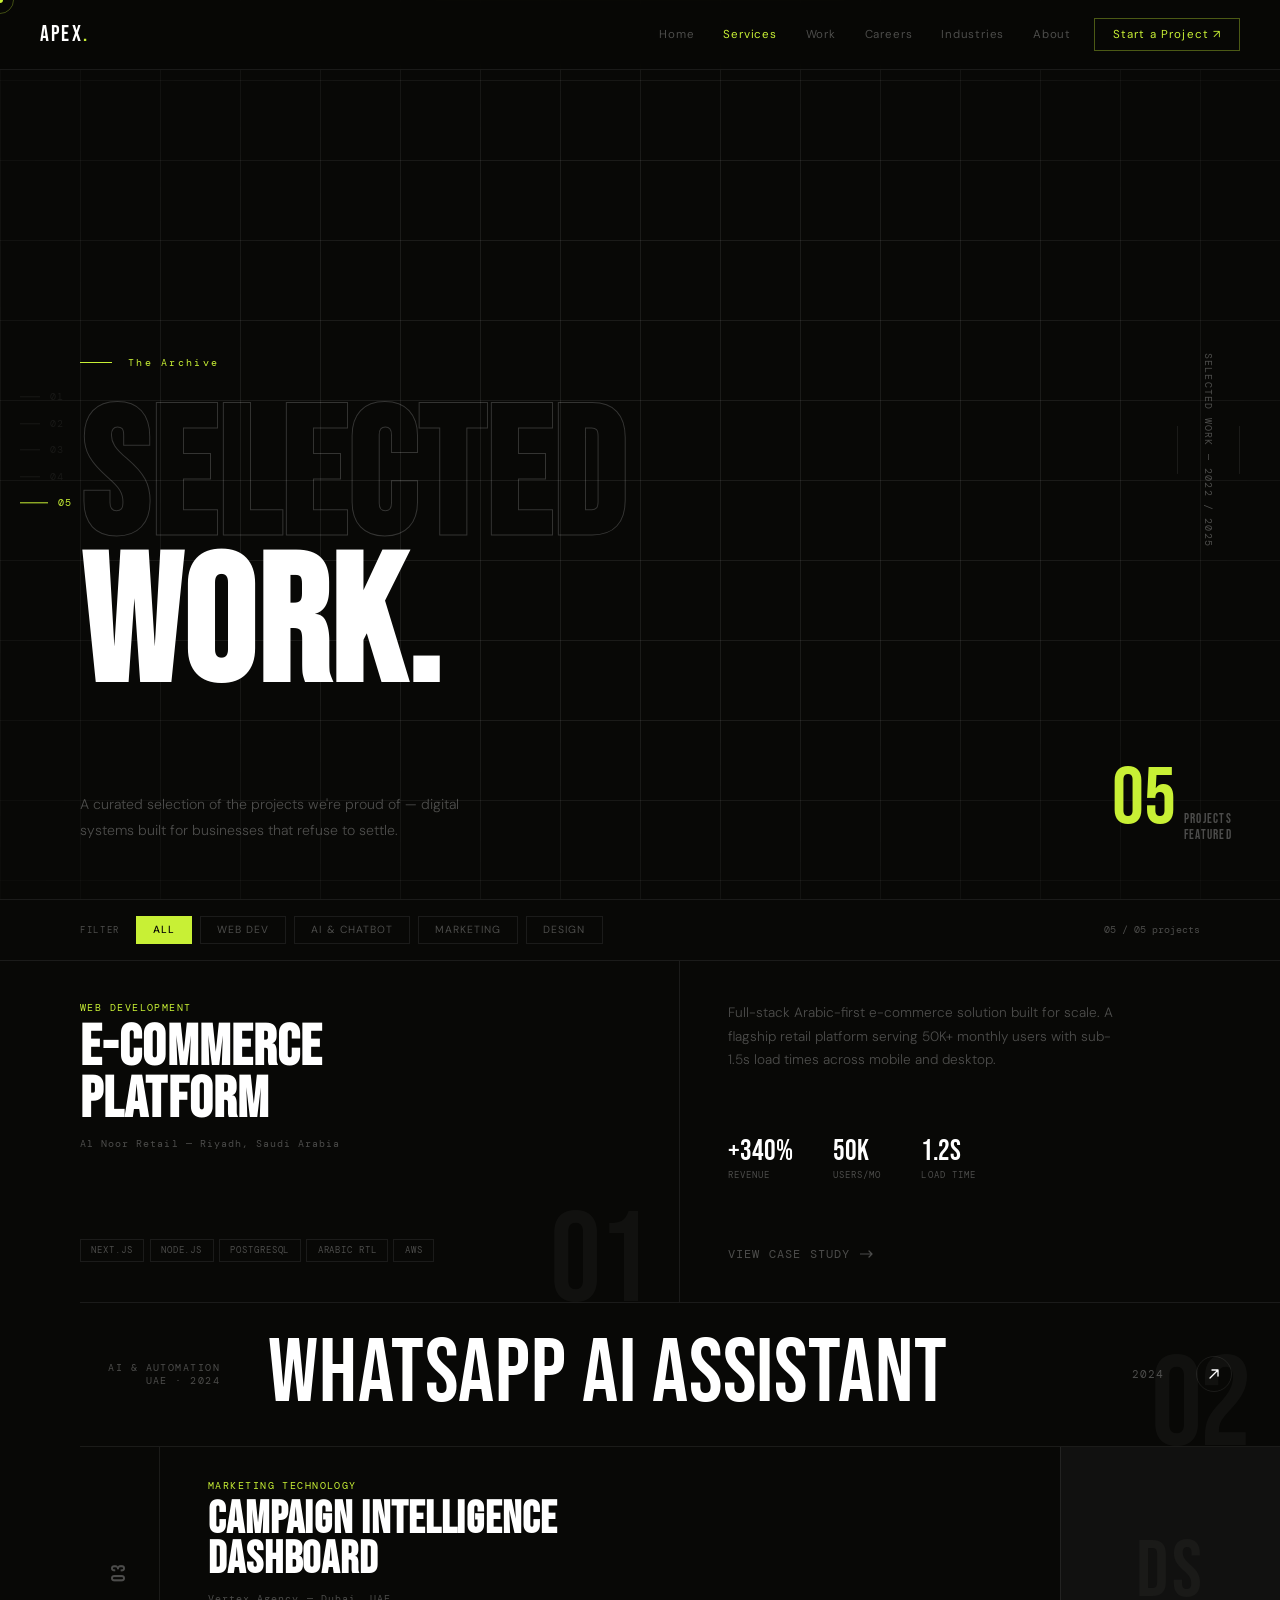
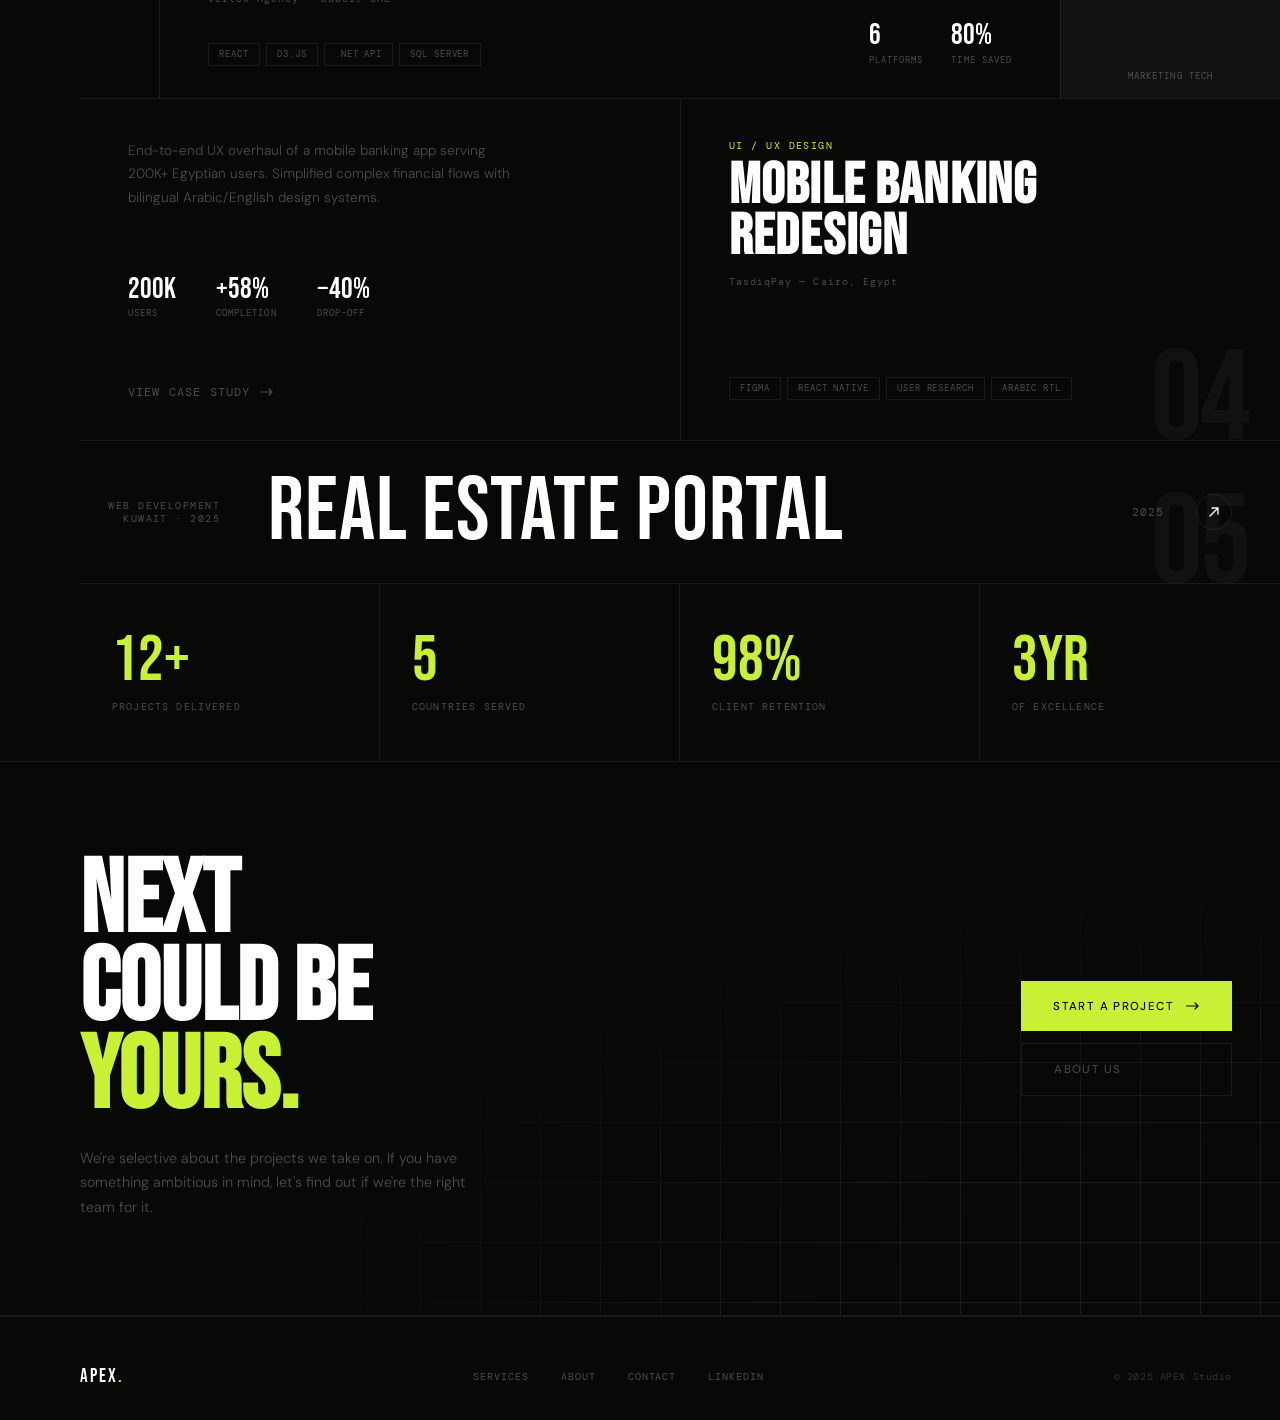
<file: work.html>
<!DOCTYPE html>
<html lang="en">
<head>
<meta charset="UTF-8">
<meta name="viewport" content="width=device-width, initial-scale=1.0">
<title>Work — APEX Studio</title>
<link rel="preconnect" href="https://fonts.googleapis.com">
<link rel="preconnect" href="https://fonts.gstatic.com" crossorigin>
<link href="https://fonts.googleapis.com/css2?family=Bebas+Neue&family=DM+Mono:ital,wght@0,300;0,400;1,300&family=DM+Sans:ital,opsz,wght@0,9..40,300;0,9..40,400;0,9..40,500;1,9..40,300&display=swap" rel="stylesheet">
<link rel="stylesheet" href="shared.css">
<link rel="stylesheet" href="work.css">
</head>
<body>

<div class="prog" id="prog"></div>
<div class="spotlight" id="spotlight"></div>
<div class="cursor-dot" id="cur"></div>
<div class="cursor-ring" id="curR"></div>

<header>
  <a href="index.html" class="logo">APEX<span>.</span></a>
  <nav>
    <a href="index.html">Home</a>
    <a href="services.html" class="active">Services</a>
    <a href="work.html">Work</a>
    <a href="careers.html">Careers</a>
    <a href="industries.html">Industries</a>
    <a href="about.html">About</a>
    <a href="contact.html" class="nav-cta">Start a Project ↗</a>
  </nav>
</header>

<!-- SIDEBAR -->
<aside class="sidebar" id="sidebar">
  <a class="sb-item active" href="#proj-01" data-target="proj-01">
    <div class="sb-line"></div>
    <span class="sb-num">01</span>
  </a>
  <a class="sb-item" href="#proj-02" data-target="proj-02">
    <div class="sb-line"></div>
    <span class="sb-num">02</span>
  </a>
  <a class="sb-item" href="#proj-03" data-target="proj-03">
    <div class="sb-line"></div>
    <span class="sb-num">03</span>
  </a>
  <a class="sb-item" href="#proj-04" data-target="proj-04">
    <div class="sb-line"></div>
    <span class="sb-num">04</span>
  </a>
  <a class="sb-item" href="#proj-05" data-target="proj-05">
    <div class="sb-line"></div>
    <span class="sb-num">05</span>
  </a>
</aside>

<!-- HERO -->
<section class="hero">
  <div class="hero-grid"></div>
  <div class="hero-index">Selected Work — 2022 / 2025</div>
  <div class="hero-content">
    <div class="hero-eyebrow reveal">The Archive</div>
    <h1 class="hero-title">
      <span class="outline reveal d1">Selected</span>
      <span class="solid reveal d2">Work.</span>
    </h1>
    <div class="hero-bottom">
      <p class="hero-desc reveal d3">
        A curated selection of the projects we're proud of — digital systems built for businesses that refuse to settle.
      </p>
      <div class="hero-count reveal d3">
        <span class="big">05</span>
        <span class="lbl">Projects<br>Featured</span>
      </div>
    </div>
  </div>
</section>

<!-- FILTER -->
<div class="filter-section">
  <span class="f-label">Filter</span>
  <button class="f-btn active" data-f="all">All</button>
  <button class="f-btn" data-f="web">Web Dev</button>
  <button class="f-btn" data-f="ai">AI & Chatbot</button>
  <button class="f-btn" data-f="marketing">Marketing</button>
  <button class="f-btn" data-f="design">Design</button>
  <span class="f-count" id="fCount">05 / 05 projects</span>
</div>

<!-- ═══════════════════════════════════════════
     PROJECTS — 5 layouts, each totally different
════════════════════════════════════════════ -->
<div class="projects-list">

  <!-- PROJECT 01 — Layout A: two column -->
  <div class="proj-row layout-a reveal" id="proj-01" data-cat="web" onclick="openOverlay('proj-01')">
    <div class="pra-left">
      <div>
        <div class="proj-cat">Web Development</div>
        <h2 class="proj-name-large">E-Commerce<br>Platform</h2>
        <div class="proj-client">Al Noor Retail — Riyadh, Saudi Arabia</div>
      </div>
      <div class="proj-tags">
        <span class="ptag">Next.js</span>
        <span class="ptag">Node.js</span>
        <span class="ptag">PostgreSQL</span>
        <span class="ptag">Arabic RTL</span>
        <span class="ptag">AWS</span>
      </div>
      <div class="proj-num">01</div>
    </div>
    <div class="pra-right">
      <div>
        <p class="proj-desc">Full-stack Arabic-first e-commerce solution built for scale. A flagship retail platform serving 50K+ monthly users with sub-1.5s load times across mobile and desktop.</p>
      </div>
      <div class="proj-metrics">
        <div class="pm-item">
          <div class="pm-val">+340%</div>
          <div class="pm-lbl">Revenue</div>
        </div>
        <div class="pm-item">
          <div class="pm-val">50K</div>
          <div class="pm-lbl">Users/Mo</div>
        </div>
        <div class="pm-item">
          <div class="pm-val">1.2s</div>
          <div class="pm-lbl">Load Time</div>
        </div>
      </div>
      <a href="#" class="proj-view" onclick="event.stopPropagation()">
        View case study
        <svg width="14" height="8" viewBox="0 0 14 8" fill="none"><path d="M0 4h12M9 1l3 3-3 3" stroke="currentColor" stroke-width="1.2" stroke-linecap="round" stroke-linejoin="round"/></svg>
      </a>
    </div>
  </div>

  <!-- PROJECT 02 — Layout C: oversized scrolling title -->
  <div class="proj-row layout-c reveal d1" id="proj-02" data-cat="ai" onclick="openOverlay('proj-02')">
    <div class="prc-inner">
      <div class="prc-tag">AI & Automation<br>UAE · 2024</div>
      <div class="prc-title-wrap">
        <div class="prc-title">WhatsApp AI Assistant</div>
      </div>
      <div class="prc-meta">
        <div class="prc-year">2024</div>
        <div class="prc-arrow">
          <svg width="14" height="14" viewBox="0 0 14 14" fill="none">
            <path d="M3 11L11 3M11 3H5M11 3v6" stroke="currentColor" stroke-width="1.3" stroke-linecap="round" stroke-linejoin="round"/>
          </svg>
        </div>
      </div>
    </div>
    <div class="proj-num">02</div>
  </div>

  <!-- PROJECT 03 — Layout B: horizontal strip with visual -->
  <div class="proj-row layout-b reveal d2" id="proj-03" data-cat="marketing" onclick="openOverlay('proj-03')">
    <div class="prb-num"><span>03</span></div>
    <div class="prb-main">
      <div>
        <div class="proj-cat">Marketing Technology</div>
        <h2 class="proj-name-large" style="font-size:clamp(2rem,3.5vw,4rem)">Campaign Intelligence<br>Dashboard</h2>
        <div class="proj-client" style="margin-top:.5rem">Vertex Agency — Dubai, UAE</div>
      </div>
      <div style="display:flex;justify-content:space-between;align-items:flex-end;flex-wrap:wrap;gap:1.5rem">
        <div class="proj-tags">
          <span class="ptag">React</span>
          <span class="ptag">D3.js</span>
          <span class="ptag">.NET API</span>
          <span class="ptag">SQL Server</span>
        </div>
        <div class="proj-metrics" style="gap:1.75rem">
          <div class="pm-item">
            <div class="pm-val">6</div>
            <div class="pm-lbl">Platforms</div>
          </div>
          <div class="pm-item">
            <div class="pm-val">80%</div>
            <div class="pm-lbl">Time Saved</div>
          </div>
        </div>
      </div>
    </div>
    <div class="prb-visual">
      <div class="prb-visual-text">DS</div>
      <div class="prb-visual-tag">Marketing Tech</div>
    </div>
    <div class="proj-num">03</div>
  </div>

  <!-- PROJECT 04 — Layout A reversed -->
  <div class="proj-row layout-a reveal d1" id="proj-04" data-cat="design" onclick="openOverlay('proj-04')" style="direction:ltr">
    <div class="pra-left" style="order:2;border-right:none;border-left:1px solid var(--line);padding-left:3rem;padding-right:0">
      <div>
        <div class="proj-cat">UI / UX Design</div>
        <h2 class="proj-name-large">Mobile Banking<br>Redesign</h2>
        <div class="proj-client">TasdiqPay — Cairo, Egypt</div>
      </div>
      <div class="proj-tags">
        <span class="ptag">Figma</span>
        <span class="ptag">React Native</span>
        <span class="ptag">User Research</span>
        <span class="ptag">Arabic RTL</span>
      </div>
      <div class="proj-num">04</div>
    </div>
    <div class="pra-right" style="order:1">
      <div>
        <p class="proj-desc">End-to-end UX overhaul of a mobile banking app serving 200K+ Egyptian users. Simplified complex financial flows with bilingual Arabic/English design systems.</p>
      </div>
      <div class="proj-metrics">
        <div class="pm-item">
          <div class="pm-val">200K</div>
          <div class="pm-lbl">Users</div>
        </div>
        <div class="pm-item">
          <div class="pm-val">+58%</div>
          <div class="pm-lbl">Completion</div>
        </div>
        <div class="pm-item">
          <div class="pm-val">−40%</div>
          <div class="pm-lbl">Drop-off</div>
        </div>
      </div>
      <a href="#" class="proj-view" onclick="event.stopPropagation()">
        View case study
        <svg width="14" height="8" viewBox="0 0 14 8" fill="none"><path d="M0 4h12M9 1l3 3-3 3" stroke="currentColor" stroke-width="1.2" stroke-linecap="round" stroke-linejoin="round"/></svg>
      </a>
    </div>
  </div>

  <!-- PROJECT 05 — Layout C again: different treatment -->
  <div class="proj-row layout-c reveal d2" id="proj-05" data-cat="web" onclick="openOverlay('proj-05')">
    <div class="prc-inner">
      <div class="prc-tag">Web Development<br>Kuwait · 2025</div>
      <div class="prc-title-wrap">
        <div class="prc-title">Real Estate Portal</div>
      </div>
      <div class="prc-meta">
        <div class="prc-year">2025</div>
        <div class="prc-arrow">
          <svg width="14" height="14" viewBox="0 0 14 14" fill="none">
            <path d="M3 11L11 3M11 3H5M11 3v6" stroke="currentColor" stroke-width="1.3" stroke-linecap="round" stroke-linejoin="round"/>
          </svg>
        </div>
      </div>
    </div>
    <div class="proj-num">05</div>
  </div>

</div><!-- /projects-list -->

<!-- STATS -->
<div class="stats-band">
  <div class="stat-cell reveal">
    <div class="s-val">12+</div>
    <div class="s-lbl">Projects Delivered</div>
  </div>
  <div class="stat-cell reveal d1">
    <div class="s-val">5</div>
    <div class="s-lbl">Countries Served</div>
  </div>
  <div class="stat-cell reveal d2">
    <div class="s-val">98%</div>
    <div class="s-lbl">Client Retention</div>
  </div>
  <div class="stat-cell reveal d3">
    <div class="s-val">3yr</div>
    <div class="s-lbl">Of Excellence</div>
  </div>
</div>

<!-- CTA -->
<section class="page-cta">
  <div class="cta-grid-bg"></div>
  <div class="cta-content reveal">
    <h2 class="cta-title">
      Next<br>could be<br><span class="lime">yours.</span>
    </h2>
    <p class="cta-sub">We're selective about the projects we take on. If you have something ambitious in mind, let's find out if we're the right team for it.</p>
  </div>
  <div class="cta-actions reveal d2">
    <a href="contact.html" class="btn-lime">
      Start a Project
      <svg width="14" height="8" viewBox="0 0 14 8" fill="none"><path d="M0 4h12M9 1l3 3-3 3" stroke="var(--bg)" stroke-width="1.2" stroke-linecap="round" stroke-linejoin="round"/></svg>
    </a>
    <a href="about.html" class="btn-ghost">About Us</a>
  </div>
</section>

<!-- FOOTER -->
<footer>
  <a href="index.html" class="f-logo">APEX<span>.</span></a>
  <div class="f-links">
    <a href="services.html">Services</a>
    <a href="about.html">About</a>
    <a href="contact.html">Contact</a>
    <a href="#">LinkedIn</a>
  </div>
  <div class="f-copy">© 2025 APEX Studio</div>
</footer>

<!-- ═══════ OVERLAY ═══════ -->
<div class="overlay-backdrop" id="overlayBg" onclick="closeOverlay()"></div>
<div class="overlay-panel" id="overlayPanel">
  <div class="overlay-header">
    <span class="ov-tag" id="ovTag">—</span>
    <button class="overlay-close" onclick="closeOverlay()">
      <svg width="14" height="14" viewBox="0 0 14 14" fill="none">
        <path d="M1 1l12 12M13 1L1 13" stroke="currentColor" stroke-width="1.4" stroke-linecap="round"/>
      </svg>
    </button>
  </div>
  <div class="overlay-body" id="overlayBody"></div>
</div>

<script>
// ── CURSOR + SPOTLIGHT
const cur=document.getElementById('cur');
const curR=document.getElementById('curR');
const spl=document.getElementById('spotlight');
let mx=0,my=0,rx=0,ry=0,splShown=false;
document.addEventListener('mousemove',e=>{
  mx=e.clientX;my=e.clientY;
  cur.style.left=mx+'px';cur.style.top=my+'px';
  spl.style.left=mx+'px';spl.style.top=my+'px';
  if(!splShown){spl.style.opacity='1';splShown=true}
});
function lerp(){
  rx+=(mx-rx)*.12;ry+=(my-ry)*.12;
  curR.style.left=rx+'px';curR.style.top=ry+'px';
  requestAnimationFrame(lerp);
}
lerp();

// ── PROGRESS
const prog=document.getElementById('prog');
window.addEventListener('scroll',()=>{
  const pct=(window.scrollY/(document.documentElement.scrollHeight-window.innerHeight))*100;
  prog.style.width=Math.min(pct,100)+'%';
},{passive:true});

// ── REVEAL
const revEls=document.querySelectorAll('.reveal');
const io=new IntersectionObserver(e=>{
  e.forEach(el=>{if(el.isIntersecting)el.target.classList.add('in')});
},{threshold:0.08,rootMargin:'0px 0px -20px 0px'});
revEls.forEach(el=>io.observe(el));

// ── SIDEBAR
const rows=document.querySelectorAll('.proj-row[id]');
const sbItems=document.querySelectorAll('.sb-item');
const rowIo=new IntersectionObserver(entries=>{
  entries.forEach(e=>{
    if(e.isIntersecting){
      const id=e.target.id;
      sbItems.forEach(s=>s.classList.toggle('active',s.dataset.target===id));
    }
  });
},{threshold:0.4});
rows.forEach(r=>rowIo.observe(r));

// ── FILTER
const fBtns=document.querySelectorAll('.f-btn');
const projRows=document.querySelectorAll('.proj-row[data-cat]');
const fCount=document.getElementById('fCount');
fBtns.forEach(btn=>{
  btn.addEventListener('click',()=>{
    fBtns.forEach(b=>b.classList.remove('active'));
    btn.classList.add('active');
    const f=btn.dataset.f;
    let vis=0;
    projRows.forEach(r=>{
      const show=f==='all'||r.dataset.cat===f;
      r.classList.toggle('hidden',!show);
      if(show)vis++;
    });
    fCount.textContent=vis+' / '+projRows.length+' projects';
  });
});

// ── OVERLAY DATA
const projects={
  'proj-01':{
    tag:'Web Development — Saudi Arabia',
    title:'E-Commerce Platform',
    client:'Al Noor Retail — Riyadh, KSA — 2024',
    desc:'Full-stack Arabic-first e-commerce solution for a leading Gulf retail brand. Built from the ground up to handle high traffic, bilingual RTL/LTR switching, and complex inventory management — all on a 1.2s load time.',
    m1:'+340%',l1:'Revenue Growth',
    m2:'50K',l2:'Users/Month',
    m3:'1.2s',l3:'Load Time',
    challenge:'The client was running on a legacy PHP platform that crashed weekly. They needed zero-downtime migration to a modern stack without losing SEO rankings or transaction history.',
    tags:['Next.js','Node.js','PostgreSQL','Arabic RTL','AWS','Stripe','Redis'],
    visual:'EC'
  },
  'proj-02':{
    tag:'AI & Automation — UAE',
    title:'WhatsApp AI Assistant',
    client:'Al Masa F&B — Dubai, UAE — 2024',
    desc:'Intelligent bilingual chatbot for a UAE restaurant chain handling reservations, orders, and customer support in Arabic & English — fully automated, around the clock, with no human intervention required for 90% of queries.',
    m1:'90%',l1:'Automated',
    m2:'2K',l2:'Daily Chats',
    m3:'4.8★',l3:'Rating',
    challenge:'Peak hours flooded the team with duplicate reservation requests in Arabic and English. The bot now handles ambiguous messages, dialect variations, and multi-step booking flows autonomously.',
    tags:['WhatsApp Cloud API','Google Gemini','Node.js','PostgreSQL','Arabic NLP','Webhooks'],
    visual:'AI'
  },
  'proj-03':{
    tag:'Marketing Technology — UAE',
    title:'Campaign Intelligence Dashboard',
    client:'Vertex Agency — Dubai, UAE — 2024',
    desc:'Unified analytics hub aggregating real-time data from 6 ad platforms into a single dashboard. Replaced 4 separate BI tools with one React application, cutting reporting time from 4 hours to 20 minutes daily.',
    m1:'6',l1:'Platforms Unified',
    m2:'80%',l2:'Time Saved',
    m3:'12M',l3:'Events/Day',
    challenge:'Marketing analysts were copy-pasting data between Meta, Google, TikTok, and LinkedIn dashboards every morning. Manual errors were costing the agency reporting credibility with clients.',
    tags:['React','D3.js','.NET API','SQL Server','Meta Ads','Google Ads','TikTok API'],
    visual:'DS'
  },
  'proj-04':{
    tag:'UI / UX Design — Egypt',
    title:'Mobile Banking Redesign',
    client:'TasdiqPay — Cairo, Egypt — 2023',
    desc:'End-to-end UX overhaul of a mobile banking app serving 200K+ Egyptian users. Simplified complex financial flows, redesigned the entire component library in both Arabic RTL and English LTR, and implemented a design system handoff to the internal dev team.',
    m1:'+58%',l1:'Task Completion',
    m2:'−40%',l2:'Drop-off Rate',
    m3:'200K',l3:'Active Users',
    challenge:'The existing app had 7 different button styles, no design system, and Arabic text hardcoded as images. Users abandoned 60% of transactions at the confirmation screen.',
    tags:['Figma','React Native','User Research','Prototyping','Design System','Arabic RTL','Accessibility'],
    visual:'UX'
  },
  'proj-05':{
    tag:'Web Development — Kuwait',
    title:'Real Estate Portal',
    client:'Wafrah Properties — Kuwait City — 2025',
    desc:'Bilingual Arabic/English real estate search platform with advanced filters, map integration, and a lead management system. Built to handle 10,000+ property listings with sub-second search results using PostgreSQL full-text search.',
    m1:'10K+',l1:'Listings',
    m2:'<1s',l2:'Search Speed',
    m3:'3x',l3:'Lead Growth',
    challenge:'The previous site was a WordPress template with broken Arabic support. Search was non-functional, maps used Google Maps with no caching, and mobile experience was unusable for right-to-left users.',
    tags:['Next.js','PostgreSQL','Mapbox','Node.js','Arabic RTL','Redis','Cloudinary'],
    visual:'RE'
  }
};

function openOverlay(id){
  const p=projects[id];
  if(!p)return;
  document.getElementById('ovTag').textContent=p.tag;
  document.getElementById('overlayBody').innerHTML=`
    <div class="ov-hero-visual">
      <div class="ov-visual-bg">${p.visual}</div>
      <div class="ov-visual-frame">
        <div class="ov-frame-bar">
          <div class="ov-dot"></div><div class="ov-dot"></div><div class="ov-dot"></div>
        </div>
      </div>
    </div>
    <h2 class="ov-title">${p.title}</h2>
    <div class="ov-client">${p.client}</div>
    <p class="ov-desc">${p.desc}</p>
    <div class="ov-metrics">
      <div class="ov-metric"><div class="ov-m-val">${p.m1}</div><div class="ov-m-lbl">${p.l1}</div></div>
      <div class="ov-metric"><div class="ov-m-val">${p.m2}</div><div class="ov-m-lbl">${p.l2}</div></div>
      <div class="ov-metric"><div class="ov-m-val">${p.m3}</div><div class="ov-m-lbl">${p.l3}</div></div>
    </div>
    <div class="ov-section-title">The Challenge</div>
    <div class="ov-challenge"><p>${p.challenge}</p></div>
    <div class="ov-section-title">Tech Stack</div>
    <div class="ov-tags">${p.tags.map(t=>`<span class="ov-tag-item">${t}</span>`).join('')}</div>
    <a href="contact.html" class="ov-cta">
      Build something similar
      <svg width="14" height="8" viewBox="0 0 14 8" fill="none"><path d="M0 4h12M9 1l3 3-3 3" stroke="var(--bg)" stroke-width="1.2" stroke-linecap="round" stroke-linejoin="round"/></svg>
    </a>
  `;
  document.getElementById('overlayBg').classList.add('open');
  document.getElementById('overlayPanel').classList.add('open');
  document.body.style.overflow='hidden';
}
function closeOverlay(){
  document.getElementById('overlayBg').classList.remove('open');
  document.getElementById('overlayPanel').classList.remove('open');
  document.body.style.overflow='';
}
document.addEventListener('keydown',e=>{if(e.key==='Escape')closeOverlay()});
</script>
</body>
</html>
</file>
<file: shared.css>
@import url('https://fonts.googleapis.com/css2?family=Bebas+Neue&family=DM+Mono:ital,wght@0,300;0,400;1,300&family=DM+Sans:ital,opsz,wght@0,9..40,300;0,9..40,400;0,9..40,500;1,9..40,300&display=swap');

*,*::before,*::after{box-sizing:border-box;margin:0;padding:0}

:root{
  --bg:       #080806;
  --bg2:      #111110;
  --bg3:      #1a1a18;
  --bg4:      #222220;
  --line:     rgba(255,255,255,.07);
  --line2:    rgba(255,255,255,.12);
  --muted:    rgba(255,255,255,.28);
  --text:     rgba(255,255,255,.68);
  --white:    #ffffff;
  --lime:     #c8f035;
  --lime-dk:  #9cc020;
  --lime-dim: rgba(200,240,53,.1);
  --lime-glow:rgba(200,240,53,.22);
}

html{scroll-behavior:smooth}
body{
  font-family:'DM Sans',sans-serif;
  background:var(--bg);
  color:var(--white);
  overflow-x:hidden;
  cursor:none;
}

/* ── SPOTLIGHT + CURSOR ── */
.spotlight{
  position:fixed;width:340px;height:340px;border-radius:50%;
  pointer-events:none;z-index:1;
  transform:translate(-50%,-50%);
  background:radial-gradient(circle,rgba(200,240,53,.055) 0%,transparent 70%);
  opacity:0;transition:opacity .5s;
}
.cursor-dot{
  position:fixed;width:6px;height:6px;
  background:var(--lime);border-radius:50%;
  pointer-events:none;z-index:9999;
  transform:translate(-50%,-50%);
  transition:width .2s,height .2s,opacity .2s,transform .15s;
}
.cursor-ring{
  position:fixed;width:28px;height:28px;
  border:1px solid rgba(200,240,53,.45);border-radius:50%;
  pointer-events:none;z-index:9998;
  transform:translate(-50%,-50%);opacity:.55;
  transition:width .25s,height .25s,opacity .25s;
}
body:has(a:hover) .cursor-dot,
body:has(button:hover) .cursor-dot{transform:translate(-50%,-50%) scale(3);opacity:.3}

/* ── PROGRESS ── */
.prog{
  position:fixed;top:0;left:0;height:2px;
  background:var(--lime);z-index:700;width:0%;
  box-shadow:0 0 10px var(--lime-glow);
  transition:width .06s linear;
}

/* ── HEADER ── */
header{
  position:fixed;top:0;left:0;right:0;z-index:500;
  display:flex;justify-content:space-between;align-items:center;
  padding:1.1rem 2.5rem;
  border-bottom:1px solid var(--line);
  background:rgba(8,8,6,.93);
  backdrop-filter:blur(18px);
}
.logo{
  font-family:'Bebas Neue',sans-serif;font-size:1.4rem;
  letter-spacing:.1em;text-decoration:none;color:var(--white);
}
.logo span{color:var(--lime)}
nav{display:flex;align-items:center;gap:.1rem}
nav a{
  text-decoration:none;color:var(--muted);
  font-size:.72rem;letter-spacing:.07em;
  padding:.45rem .9rem;transition:color .18s;
}
nav a:hover,nav a.active{color:var(--lime)}
.nav-cta{
  margin-left:.5rem;padding:.46rem 1.1rem;
  border:1px solid rgba(200,240,53,.3);color:var(--lime)!important;
  font-size:.72rem;letter-spacing:.1em;
  transition:background .2s,border-color .2s!important;
}
.nav-cta:hover{background:var(--lime-dim)!important;border-color:rgba(200,240,53,.6)!important}

/* ── MARQUEE ── */
.marquee-wrap{
  overflow:hidden;border-top:1px solid var(--line);
  border-bottom:1px solid var(--line);
  padding:.75rem 0;background:var(--lime);
}
.marquee-track{
  display:flex;width:max-content;
  animation:marquee 26s linear infinite;
}
.marquee-item{
  white-space:nowrap;
  font-family:'Bebas Neue',sans-serif;
  font-size:1.05rem;letter-spacing:.14em;
  padding:0 2rem;color:var(--bg);
}
.marquee-sep{opacity:.35;margin:0 .25rem}
@keyframes marquee{from{transform:translateX(0)}to{transform:translateX(-50%)}}

/* ── GRID BG UTILITY ── */
.grid-bg{
  position:absolute;inset:0;z-index:0;pointer-events:none;
  background-image:
    linear-gradient(var(--line) 1px,transparent 1px),
    linear-gradient(90deg,var(--line) 1px,transparent 1px);
  background-size:72px 72px;
}

/* ── REVEAL ── */
.reveal{opacity:0;transform:translateY(22px);transition:opacity .7s ease,transform .7s ease}
.reveal.in{opacity:1;transform:translateY(0)}
.reveal-l{opacity:0;transform:translateX(-22px);transition:opacity .7s ease,transform .7s ease}
.reveal-l.in{opacity:1;transform:translateX(0)}
.d1{transition-delay:.08s}.d2{transition-delay:.16s}
.d3{transition-delay:.24s}.d4{transition-delay:.32s}.d5{transition-delay:.4s}

/* ── TYPOGRAPHY UTILITIES ── */
.eyebrow{
  font-family:'DM Mono',monospace;
  font-size:.62rem;letter-spacing:.22em;text-transform:uppercase;
  color:var(--lime);display:flex;align-items:center;gap:.9rem;
  margin-bottom:1.75rem;
}
.eyebrow::before{content:'';width:1.75rem;height:1px;background:var(--lime)}

.section-eyebrow{
  font-family:'DM Mono',monospace;
  font-size:.58rem;letter-spacing:.2em;text-transform:uppercase;
  color:var(--muted);display:flex;align-items:center;gap:.75rem;
  margin-bottom:1.5rem;
}
.section-eyebrow::before{content:'';width:1.5rem;height:1px;background:rgba(255,255,255,.2)}

/* ── BUTTONS ── */
.btn-lime{
  display:inline-flex;align-items:center;gap:.75rem;
  padding:1rem 2.1rem;background:var(--lime);color:var(--bg);
  font-family:'DM Sans',sans-serif;
  font-size:.72rem;letter-spacing:.12em;text-transform:uppercase;
  text-decoration:none;cursor:none;border:none;font-weight:500;
  transition:background .2s;
}
.btn-lime:hover{background:var(--lime-dk)}
.btn-ghost{
  display:inline-flex;align-items:center;gap:.75rem;
  padding:1rem 2.1rem;background:transparent;color:var(--muted);
  font-size:.72rem;letter-spacing:.12em;text-transform:uppercase;
  text-decoration:none;cursor:none;
  border:1px solid var(--line2);transition:all .2s;
  font-family:'DM Sans',sans-serif;
}
.btn-ghost:hover{border-color:rgba(255,255,255,.3);color:var(--white)}
.btn-outline-lime{
  display:inline-flex;align-items:center;gap:.75rem;
  padding:1rem 2.1rem;background:transparent;color:var(--lime);
  font-size:.72rem;letter-spacing:.12em;text-transform:uppercase;
  text-decoration:none;cursor:none;
  border:1px solid rgba(200,240,53,.35);transition:all .2s;
  font-family:'DM Sans',sans-serif;
}
.btn-outline-lime:hover{background:var(--lime-dim)}
.arrow-link{
  display:inline-flex;align-items:center;gap:.6rem;
  font-family:'DM Mono',monospace;
  font-size:.68rem;letter-spacing:.1em;text-transform:uppercase;
  color:var(--muted);text-decoration:none;
  transition:color .2s,gap .2s;cursor:none;
}
.arrow-link:hover{color:var(--lime);gap:1rem}

/* ── PAGE HERO SHARED ── */
.page-hero{
  padding-top:65px;min-height:58vh;
  display:flex;flex-direction:column;justify-content:flex-end;
  padding-bottom:4rem;padding-left:3rem;padding-right:3rem;
  border-bottom:1px solid var(--line);
  position:relative;overflow:hidden;
}
.page-hero-wm{
  position:absolute;right:-2%;bottom:-8%;
  font-family:'Bebas Neue',sans-serif;font-size:30vw;
  line-height:.8;letter-spacing:-.02em;
  color:rgba(255,255,255,.025);pointer-events:none;user-select:none;
}
.page-hero h1{
  font-family:'Bebas Neue',sans-serif;
  font-size:clamp(4.5rem,9vw,11rem);
  line-height:.86;letter-spacing:.01em;
  margin-top:1rem;position:relative;z-index:1;
}
.page-hero h1 .outline{
  display:block;
  -webkit-text-stroke:1px rgba(255,255,255,.15);
  color:transparent;
}
.page-hero-desc{
  font-size:.92rem;line-height:1.8;
  color:var(--muted);font-weight:300;
  max-width:460px;margin-top:1.75rem;
  position:relative;z-index:1;
}

/* ── STATS BAND ── */
.stats-band{
  display:grid;grid-template-columns:repeat(4,1fr);
  border-bottom:1px solid var(--line);
}
.stat-cell{
  padding:2.75rem 2.5rem;border-right:1px solid var(--line);
  position:relative;overflow:hidden;
}
.stat-cell:last-child{border-right:none}
.stat-cell::after{
  content:'';position:absolute;
  bottom:0;left:2.5rem;right:2.5rem;height:0;
  background:var(--lime);transition:height .35s ease;
}
.stat-cell:hover::after{height:2px}
.s-val{
  font-family:'Bebas Neue',sans-serif;
  font-size:clamp(2.8rem,4.5vw,5rem);
  color:var(--lime);line-height:.9;margin-bottom:.55rem;
}
.s-lbl{
  font-family:'DM Mono',monospace;
  font-size:.58rem;letter-spacing:.14em;text-transform:uppercase;
  color:var(--muted);
}

/* ── FOOTER ── */
footer{
  border-top:1px solid var(--line);
  padding:4rem 3rem 2.5rem;
  position:relative;
}
.footer-grid{
  display:grid;grid-template-columns:1.6fr 1fr 1fr 1fr;
  gap:3rem;padding-bottom:3rem;
  border-bottom:1px solid var(--line);margin-bottom:2rem;
}
.f-brand .f-logo{
  font-family:'Bebas Neue',sans-serif;font-size:1.5rem;
  letter-spacing:.1em;color:var(--white);text-decoration:none;display:block;
  margin-bottom:1rem;
}
.f-brand .f-logo span{color:var(--lime)}
.f-brand p{font-size:.78rem;line-height:1.75;color:var(--muted);max-width:220px;font-weight:300}
.f-col h4{
  font-family:'DM Mono',monospace;
  font-size:.55rem;letter-spacing:.2em;text-transform:uppercase;
  color:rgba(255,255,255,.2);margin-bottom:1rem;font-weight:400;
}
.f-col a{
  display:block;text-decoration:none;
  color:var(--muted);font-size:.8rem;
  margin-bottom:.55rem;transition:color .15s;
}
.f-col a:hover{color:var(--lime)}
.footer-bottom{
  display:flex;justify-content:space-between;align-items:center;flex-wrap:wrap;gap:1rem;
}
.footer-bottom p,.footer-bottom a{
  font-family:'DM Mono',monospace;
  font-size:.58rem;color:rgba(255,255,255,.18);letter-spacing:.06em;text-decoration:none;
}
.footer-bottom a:hover{color:var(--muted)}

/* ── RESPONSIVE ── */
@media(max-width:900px){
  header{padding:1rem 1.25rem}
  nav a{padding:.4rem .55rem;font-size:.68rem}
  .page-hero{padding:4.5rem 1.25rem 2.5rem;min-height:auto}
  footer{padding:3rem 1.25rem 2rem}
  .footer-grid{grid-template-columns:1fr 1fr;gap:2rem}
  .stats-band{grid-template-columns:1fr 1fr}
  .stat-cell{border-right:none;border-bottom:1px solid var(--line)}
  .nav-cta{display:none}
}
@media(max-width:540px){
  .footer-grid{grid-template-columns:1fr}
}
</file>
<file: about.css>
/* MANIFESTO HERO */
.manifesto{
  padding-top:65px;min-height:100vh;
  display:grid;grid-template-columns:1.1fr 1fr;
  border-bottom:1px solid var(--line);
}
.mani-left{
  padding:4.5rem 3rem;display:flex;flex-direction:column;
  justify-content:space-between;border-right:1px solid var(--line);
  position:relative;overflow:hidden;
}
.mani-grid{
  position:absolute;inset:0;z-index:0;
  background-image:
    linear-gradient(var(--line) 1px,transparent 1px),
    linear-gradient(90deg,var(--line) 1px,transparent 1px);
  background-size:72px 72px;
  mask-image:radial-gradient(ellipse 80% 80% at 10% 90%,black 0%,transparent 100%);
}
.mani-content{position:relative;z-index:1}
.mani-title{
  font-family:'Bebas Neue',sans-serif;
  font-size:clamp(5rem,9vw,10.5rem);
  line-height:.82;letter-spacing:.01em;margin-top:1.25rem;
  margin-bottom:2.5rem;
}
.mani-title .lime{color:var(--lime);display:block}
.mani-title .outline{display:block;-webkit-text-stroke:1px rgba(255,255,255,.18);color:transparent}
.mani-desc{
  font-family:'DM Mono',monospace;font-style:italic;
  font-size:1rem;line-height:1.65;color:var(--muted);
  border-left:2px solid var(--lime);padding-left:1.5rem;
  max-width:380px;margin-bottom:2.5rem;
}
.mani-since{
  font-family:'DM Mono',monospace;font-size:.6rem;letter-spacing:.16em;
  text-transform:uppercase;color:rgba(255,255,255,.2);
  padding-top:1.25rem;border-top:1px solid var(--line);
  position:relative;z-index:1;
}

.mani-right{display:flex;flex-direction:column}
.mani-stats{
  flex:1;display:grid;grid-template-columns:1fr 1fr;
  grid-template-rows:1fr 1fr;
}
.mani-stat{
  padding:3rem 2.5rem;
  border-bottom:1px solid var(--line);border-right:1px solid var(--line);
  display:flex;flex-direction:column;justify-content:flex-end;
  transition:background .25s;position:relative;overflow:hidden;
}
.mani-stat::before{
  content:'';position:absolute;bottom:0;left:0;right:0;height:0;
  background:var(--lime);transition:height .35s;
}
.mani-stat:hover::before{height:2px}
.mani-stat:nth-child(even){border-right:none}
.mani-stat:nth-child(n+3){border-bottom:none}
.mani-stat:hover{background:var(--bg2)}
.ms-val{font-family:'Bebas Neue',sans-serif;font-size:clamp(3.5rem,6vw,6.5rem);line-height:.85;color:var(--lime)}
.ms-lbl{font-family:'DM Mono',monospace;font-size:.58rem;letter-spacing:.12em;text-transform:uppercase;color:var(--muted);margin-top:.7rem}
.mani-loc{
  padding:1.75rem 2.5rem;border-top:1px solid var(--line);
  display:flex;justify-content:space-between;align-items:center;
}
.mani-loc span{font-family:'DM Mono',monospace;font-size:.6rem;letter-spacing:.1em;color:var(--muted)}
.avail-badge{display:flex;align-items:center;gap:.5rem}
.avail-dot{width:7px;height:7px;border-radius:50%;background:var(--lime);animation:pulse 2s ease infinite}
@keyframes pulse{0%,100%{box-shadow:0 0 0 0 rgba(200,240,53,.4)}50%{box-shadow:0 0 0 8px rgba(200,240,53,0)}}
.avail-badge span{font-family:'DM Mono',monospace;font-size:.6rem;color:var(--lime)}

/* STORY */
.story{display:grid;grid-template-columns:1fr 1fr;border-bottom:1px solid var(--line)}
.story-left{padding:5rem 3rem;border-right:1px solid var(--line)}
.story-left h2{font-family:'Bebas Neue',sans-serif;font-size:clamp(3rem,5vw,5.5rem);line-height:.88;margin:1rem 0 2rem}
.story-body p{font-size:.92rem;line-height:1.85;color:var(--text);font-weight:300;margin-bottom:1.5rem}
.story-body p strong{font-weight:500;color:var(--white)}
.story-right{
  padding:5rem 3rem;display:flex;flex-direction:column;gap:2.5rem;
}
.story-quote{
  font-family:'DM Mono',monospace;font-style:italic;
  font-size:1.15rem;line-height:1.6;color:var(--text);
  border-left:2px solid var(--lime);padding-left:1.75rem;
}
.story-visual{
  flex:1;min-height:280px;background:var(--bg2);
  border:1px solid var(--line);
  display:flex;align-items:center;justify-content:center;
  position:relative;overflow:hidden;
}
.sv-text{
  font-family:'Bebas Neue',sans-serif;font-size:5rem;
  color:rgba(255,255,255,.04);letter-spacing:.08em;
}
.sv-badge{
  position:absolute;bottom:1.5rem;right:1.5rem;
  padding:.5rem 1rem;background:var(--lime);
  font-family:'DM Mono',monospace;font-size:.58rem;letter-spacing:.12em;
  text-transform:uppercase;color:var(--bg);
}

/* VALUES */
.values{padding:5rem 3rem;border-bottom:1px solid var(--line)}
.values-grid{
  display:grid;grid-template-columns:repeat(3,1fr);
  gap:1px;background:var(--line);margin-top:3rem;
}
.val-card{
  background:var(--bg);padding:2.25rem 2rem;
  transition:background .25s;cursor:default;position:relative;overflow:hidden;
}
.val-card::before{
  content:'';position:absolute;left:0;top:0;bottom:0;width:0;
  background:var(--lime);transition:width .35s;
}
.val-card:hover::before{width:3px}
.val-card:hover{background:var(--bg2)}
.vc-num{
  font-family:'Bebas Neue',sans-serif;font-size:4.5rem;
  color:rgba(255,255,255,.04);line-height:1;margin-bottom:.75rem;
  transition:color .3s;
}
.val-card:hover .vc-num{color:rgba(200,240,53,.12)}
.vc-title{font-size:.92rem;font-weight:500;margin-bottom:.65rem}
.vc-desc{font-size:.78rem;line-height:1.75;color:var(--muted);font-weight:300}

/* TIMELINE */
.timeline-section{
  display:grid;grid-template-columns:1fr 1.8fr;
  border-bottom:1px solid var(--line);
}
.tl-intro{padding:5rem 3rem;border-right:1px solid var(--line)}
.tl-intro h2{font-family:'Bebas Neue',sans-serif;font-size:clamp(3rem,4.5vw,5rem);line-height:.88;margin-top:1rem}
.tl-intro h2 .dim{color:rgba(255,255,255,.15);display:block}
.tl-body{padding:5rem 3rem;position:relative}
.tl-body::before{
  content:'';position:absolute;
  left:3rem;top:5rem;bottom:5rem;width:1px;background:var(--line);
}
.tl-item{
  display:grid;grid-template-columns:2rem 3rem 1fr;
  gap:0 1.5rem;padding:0 0 3.5rem;align-items:start;
}
.tl-item:last-child{padding-bottom:0}
.tl-dot-wrap{display:flex;justify-content:center;padding-top:.35rem;position:relative;z-index:1}
.tl-dot{
  width:11px;height:11px;border-radius:50%;
  background:var(--bg);border:1.5px solid var(--line2);
  transition:all .3s;margin-left:-5px;
}
.tl-item:hover .tl-dot{background:var(--lime);border-color:var(--lime);box-shadow:0 0 12px var(--lime-glow)}
.tl-year{
  font-family:'Bebas Neue',sans-serif;font-size:1.05rem;
  color:var(--muted);padding-top:.15rem;letter-spacing:.05em;
}
.tl-content{}
.tl-title{font-size:.95rem;font-weight:500;margin-bottom:.4rem}
.tl-desc{font-size:.82rem;line-height:1.75;color:var(--muted);font-weight:300}

/* ABOUT CTA */
.about-cta{
  display:grid;grid-template-columns:1.4fr 1fr;
  border-bottom:1px solid var(--line);
}
.acta-left{
  padding:5rem 3rem;border-right:1px solid var(--line);
  display:flex;flex-direction:column;justify-content:space-between;
}
.acta-left h2{font-family:'Bebas Neue',sans-serif;font-size:clamp(3.5rem,6vw,7rem);line-height:.86}
.acta-left h2 .lime{color:var(--lime)}
.acta-right{
  padding:5rem 3rem;background:var(--bg2);
  display:flex;flex-direction:column;justify-content:center;gap:2rem;
}
.acta-right p{font-size:.9rem;line-height:1.8;color:var(--muted);font-weight:300}

@media(max-width:900px){
  .manifesto{grid-template-columns:1fr}
  .mani-left{padding:4rem 1.25rem 3rem;border-right:none;border-bottom:1px solid var(--line)}
  .mani-right{min-height:60vw}
  .story{grid-template-columns:1fr}
  .story-left{padding:3rem 1.25rem;border-right:none;border-bottom:1px solid var(--line)}
  .story-right{padding:3rem 1.25rem}
  .values{padding:3rem 1.25rem}
  .values-grid{grid-template-columns:1fr}
  .timeline-section{grid-template-columns:1fr}
  .tl-intro{padding:3rem 1.25rem;border-right:none;border-bottom:1px solid var(--line)}
  .tl-body{padding:3rem 1.25rem}
  .about-cta{grid-template-columns:1fr}
  .acta-left{padding:3rem 1.25rem;border-right:none;border-bottom:1px solid var(--line)}
  .acta-right{padding:3rem 1.25rem}
}
</file>
<file: careers.css>
/* MATCHES ABOUT.CSS STRUCTURE FOR CONSISTENT BRANDING */
.manifesto{
  padding-top:65px;min-height:100vh;
  display:grid;grid-template-columns:1.1fr 1fr;
  border-bottom:1px solid var(--line);
}
.mani-left{
  padding:4.5rem 3rem;display:flex;flex-direction:column;
  justify-content:space-between;border-right:1px solid var(--line);
  position:relative;overflow:hidden;
}
.mani-grid{
  position:absolute;inset:0;z-index:0;
  background-image:
    linear-gradient(var(--line) 1px,transparent 1px),
    linear-gradient(90deg,var(--line) 1px,transparent 1px);
  background-size:72px 72px;
  mask-image:radial-gradient(ellipse 80% 80% at 10% 90%,black 0%,transparent 100%);
}
.mani-content{position:relative;z-index:1}
.mani-title{
  font-family:'Bebas Neue',sans-serif;
  font-size:clamp(5rem,9vw,10.5rem);
  line-height:.82;letter-spacing:.01em;margin-top:1.25rem;
  margin-bottom:2.5rem;
}
.mani-title .lime{color:var(--lime);display:block}
.mani-title .outline{display:block;-webkit-text-stroke:1px rgba(255,255,255,.18);color:transparent}
.mani-desc{
  font-family:'DM Mono',monospace;font-style:italic;
  font-size:1rem;line-height:1.65;color:var(--muted);
  border-left:2px solid var(--lime);padding-left:1.5rem;
  max-width:380px;margin-bottom:2.5rem;
}
.mani-since{
  font-family:'DM Mono',monospace;font-size:.6rem;letter-spacing:.16em;
  text-transform:uppercase;color:rgba(255,255,255,.2);
  padding-top:1.25rem;border-top:1px solid var(--line);
  position:relative;z-index:1;
}

.mani-right{display:flex;flex-direction:column}
.mani-stats{
  flex:1;display:grid;grid-template-columns:1fr 1fr;
  grid-template-rows:1fr 1fr;
}
.mani-stat{
  padding:3rem 2.5rem;
  border-bottom:1px solid var(--line);border-right:1px solid var(--line);
  display:flex;flex-direction:column;justify-content:flex-end;
  transition:background .25s;position:relative;overflow:hidden;
}
.mani-stat::before{
  content:'';position:absolute;bottom:0;left:0;right:0;height:0;
  background:var(--lime);transition:height .35s;
}
.mani-stat:hover::before{height:2px}
.mani-stat:nth-child(even){border-right:none}
.mani-stat:nth-child(n+3){border-bottom:none}
.mani-stat:hover{background:var(--bg2)}
.ms-val{font-family:'Bebas Neue',sans-serif;font-size:clamp(3.5rem,6vw,6.5rem);line-height:.85;color:var(--lime)}
.ms-lbl{font-family:'DM Mono',monospace;font-size:.58rem;letter-spacing:.12em;text-transform:uppercase;color:var(--muted);margin-top:.7rem}
.mani-loc{
  padding:1.75rem 2.5rem;border-top:1px solid var(--line);
  display:flex;justify-content:space-between;align-items:center;
}
.mani-loc span{font-family:'DM Mono',monospace;font-size:.6rem;letter-spacing:.1em;color:var(--muted)}
.avail-badge{display:flex;align-items:center;gap:.5rem}
.avail-dot{width:7px;height:7px;border-radius:50%;background:var(--lime);animation:pulse 2s ease infinite}
@keyframes pulse{0%,100%{box-shadow:0 0 0 0 rgba(200,240,53,.4)}50%{box-shadow:0 0 0 8px rgba(200,240,53,0)}}
.avail-badge span{font-family:'DM Mono',monospace;font-size:.6rem;color:var(--lime)}

/* STORY (roles wrapper in careers) */
.story{display:grid;grid-template-columns:1fr 1fr;border-bottom:1px solid var(--line)}
.story-left{padding:5rem 3rem;border-right:1px solid var(--line)}
.story-left h2{font-family:'Bebas Neue',sans-serif;font-size:clamp(3rem,5vw,5.5rem);line-height:.88;margin:1rem 0 2rem}
.story-body p{font-size:.92rem;line-height:1.85;color:var(--text);font-weight:300;margin-bottom:1.5rem}
.story-body p strong{font-weight:500;color:var(--white)}
.story-right{
  padding:5rem 3rem;display:flex;flex-direction:column;gap:2.5rem;
}

/* OPEN ROLES Specific */
.open-roles .role-card{
  padding: 2.5rem;
  background: var(--bg2);
  border: 1px solid var(--line);
  border-radius: 8px;
  display: flex;
  flex-direction: column;
  gap: 1.5rem;
  transition: transform 0.3s ease, border-color 0.3s ease;
  position: relative;
  overflow: hidden;
}
.open-roles .role-card:before {
  content: '';
  position: absolute; left: 0; bottom: 0; width: 0; height: 2px;
  background: var(--lime); transition: width 0.3s ease;
}
.open-roles .role-card:hover:before { width: 100%; }
.open-roles .role-card:hover { border-color: var(--line2); transform: translateY(-4px); }
.role-info h3 { font-size: 1.5rem; margin-bottom: 0.5rem; font-weight: 500; }
.role-info p { font-size: 0.95rem; color: var(--muted); line-height: 1.6; margin-bottom: 1.5rem; }
.role-meta {
  font-family: 'DM Mono', monospace; font-size: 0.75rem; letter-spacing: 0.05em;
  text-transform: uppercase; color: var(--lime); display: inline-block;
  padding: 0.25rem 0.5rem; border: 1px solid rgba(200,240,53,0.3); border-radius: 4px;
}
.role-apply { align-self: flex-start; }

/* VALUES (Perks & Benefits) */
.values{padding:5rem 3rem;border-bottom:1px solid var(--line)}
.values-grid{
  display:grid;grid-template-columns:repeat(3,1fr);
  gap:1px;background:var(--line);margin-top:3rem;
}
.val-card{
  background:var(--bg);padding:2.25rem 2rem;
  transition:background .25s;cursor:default;position:relative;overflow:hidden;
}
.val-card::before{
  content:'';position:absolute;left:0;top:0;bottom:0;width:0;
  background:var(--lime);transition:width .35s;
}
.val-card:hover::before{width:3px}
.val-card:hover{background:var(--bg2)}
.vc-num{
  font-family:'Bebas Neue',sans-serif;font-size:4.5rem;
  color:rgba(255,255,255,.04);line-height:1;margin-bottom:.75rem;
  transition:color .3s;
}
.val-card:hover .vc-num{color:rgba(200,240,53,.12)}
.vc-title{font-size:.92rem;font-weight:500;margin-bottom:.65rem}
.vc-desc{font-size:.78rem;line-height:1.75;color:var(--muted);font-weight:300}

/* ABOUT CTA */
.about-cta{
  display:grid;grid-template-columns:1.4fr 1fr;
  border-bottom:1px solid var(--line);
}
.acta-left{
  padding:5rem 3rem;border-right:1px solid var(--line);
  display:flex;flex-direction:column;justify-content:space-between;
}
.acta-left h2{font-family:'Bebas Neue',sans-serif;font-size:clamp(3.5rem,6vw,7rem);line-height:.86}
.acta-left h2 .lime{color:var(--lime)}
.acta-right{
  padding:5rem 3rem;background:var(--bg2);
  display:flex;flex-direction:column;justify-content:center;gap:2rem;
}
.acta-right p{font-size:.9rem;line-height:1.8;color:var(--muted);font-weight:300}

@media(max-width:900px){
  .manifesto{grid-template-columns:1fr}
  .mani-left{padding:4rem 1.25rem 3rem;border-right:none;border-bottom:1px solid var(--line)}
  .mani-right{min-height:60vw}
  .story{grid-template-columns:1fr}
  .story-left{padding:3rem 1.25rem;border-right:none;border-bottom:1px solid var(--line)}
  .story-right{padding:3rem 1.25rem}
  
  .open-roles .role-card{ padding: 1.5rem; }

  .values{padding:3rem 1.25rem}
  .values-grid{grid-template-columns:1fr}
  .about-cta{grid-template-columns:1fr}
  .acta-left{padding:3rem 1.25rem;border-right:none;border-bottom:1px solid var(--line)}
  .acta-right{padding:3rem 1.25rem}
}
</file>
<file: contact.css>
.contact-wrap{
  min-height:100vh;padding-top:65px;
  display:grid;grid-template-columns:1fr 1fr;
  border-bottom:1px solid var(--line);
}
/* LEFT */
.ct-left{
  background:var(--bg2);padding:5rem 3rem;
  display:flex;flex-direction:column;justify-content:space-between;
  border-right:1px solid var(--line);
  position:relative;overflow:hidden;
}
.ct-grid{
  position:absolute;inset:0;z-index:0;
  background-image:
    linear-gradient(var(--line) 1px,transparent 1px),
    linear-gradient(90deg,var(--line) 1px,transparent 1px);
  background-size:72px 72px;
  mask-image:radial-gradient(ellipse 70% 70% at 80% 10%,black 0%,transparent 100%);
}
.ct-left-content{position:relative;z-index:1}
.ct-title{
  font-family:'Bebas Neue',sans-serif;
  font-size:clamp(5rem,9vw,10rem);
  line-height:.82;letter-spacing:.01em;
  margin-top:1.25rem;margin-bottom:2rem;
}
.ct-title .lime{color:var(--lime);display:block}
.ct-title .outline{display:block;-webkit-text-stroke:1px rgba(255,255,255,.15);color:transparent}
.ct-sub{font-size:.9rem;line-height:1.8;color:var(--muted);font-weight:300;max-width:340px}

.ct-info{display:flex;flex-direction:column;gap:0;position:relative;z-index:1}
.ci-block{
  padding:1.4rem 0;border-top:1px solid var(--line);
  display:grid;grid-template-columns:1.5rem 1fr;gap:1rem;align-items:start;
}
.ci-icon{width:1.5rem;height:1.5rem;display:flex;align-items:center;justify-content:center;margin-top:.1rem}
.ci-label{font-family:'DM Mono',monospace;font-size:.56rem;letter-spacing:.16em;text-transform:uppercase;color:rgba(255,255,255,.2);margin-bottom:.3rem}
.ci-val{font-size:.85rem;color:var(--muted);text-decoration:none;display:block;font-weight:300;transition:color .18s}
.ci-val:hover{color:var(--lime)}

.avail-strip{
  display:flex;align-items:center;gap:.75rem;
  padding:1.1rem 1.4rem;
  border:1px solid rgba(200,240,53,.15);
  background:rgba(200,240,53,.05);
  margin-top:2rem;position:relative;z-index:1;
}
.a-dot{width:7px;height:7px;border-radius:50%;background:var(--lime);flex-shrink:0;animation:pulse 2s ease infinite}
@keyframes pulse{0%,100%{box-shadow:0 0 0 0 rgba(200,240,53,.4)}50%{box-shadow:0 0 0 8px rgba(200,240,53,0)}}
.a-text{font-family:'DM Mono',monospace;font-size:.72rem;color:var(--muted)}
.a-text strong{color:var(--lime)}

.ct-socials{
  display:flex;gap:.5rem;flex-wrap:wrap;
  padding-top:1.5rem;border-top:1px solid var(--line);
  position:relative;z-index:1;
}
.soc-link{
  font-family:'DM Mono',monospace;font-size:.6rem;letter-spacing:.1em;text-transform:uppercase;
  padding:.4rem .85rem;border:1px solid var(--line);color:var(--muted);
  text-decoration:none;transition:all .2s;
}
.soc-link:hover{border-color:var(--lime);color:var(--lime)}

/* RIGHT — FORM */
.ct-right{padding:5rem 3rem;display:flex;flex-direction:column;justify-content:center}
.form-head{margin-bottom:3rem}
.form-head h2{font-family:'Bebas Neue',sans-serif;font-size:1.9rem;letter-spacing:.04em;margin-bottom:.4rem}
.form-head p{font-size:.82rem;color:var(--muted);font-weight:300;line-height:1.65}

/* Floating label */
.fg{position:relative;margin-bottom:1.5rem}
.fg input,.fg textarea,.fg select{
  width:100%;padding:1.2rem 0 .65rem;
  background:transparent;border:none;
  border-bottom:1px solid var(--line2);
  font-family:'DM Sans',sans-serif;font-size:.92rem;
  color:var(--white);outline:none;resize:none;
  transition:border-color .2s;cursor:none;appearance:none;
}
.fg textarea{height:110px;padding-top:1.6rem}
.fg input:focus,.fg textarea:focus,.fg select:focus{border-color:var(--lime)}
.fg label{
  position:absolute;left:0;top:50%;transform:translateY(-50%);
  font-family:'DM Mono',monospace;font-size:.68rem;color:var(--muted);
  pointer-events:none;transition:all .2s;letter-spacing:.06em;
}
.fg textarea~label{top:1.1rem;transform:none}
.fg input:focus~label,.fg input:not(:placeholder-shown)~label,
.fg textarea:focus~label,.fg textarea:not(:placeholder-shown)~label{
  top:.45rem;transform:none;font-size:.55rem;letter-spacing:.14em;text-transform:uppercase;color:var(--lime);
}
.fg input::placeholder,.fg textarea::placeholder{opacity:0}
.fg select option{background:var(--bg2);color:var(--white)}

.form-row{display:grid;grid-template-columns:1fr 1fr;gap:1.5rem}

.sel-label{font-family:'DM Mono',monospace;font-size:.55rem;letter-spacing:.14em;text-transform:uppercase;color:var(--muted);margin-bottom:.65rem;display:block}
.service-checks{margin-bottom:1.5rem}
.sc-grid{display:flex;flex-wrap:wrap;gap:.4rem}
.sc-item input[type=checkbox]{display:none}
.sc-item label{
  padding:.38rem .9rem;border:1px solid var(--line);
  font-family:'DM Mono',monospace;font-size:.58rem;letter-spacing:.08em;
  color:var(--muted);cursor:none;transition:all .2s;user-select:none;
}
.sc-item input:checked+label{background:var(--lime);color:var(--bg);border-color:var(--lime)}
.sc-item label:hover{border-color:var(--lime);color:var(--lime)}

.form-submit{
  display:flex;align-items:center;justify-content:space-between;flex-wrap:wrap;gap:1rem;
  margin-top:2.5rem;padding-top:2rem;border-top:1px solid var(--line);
}
.fn{font-size:.7rem;color:var(--muted);font-weight:300;max-width:260px;line-height:1.6;font-family:'DM Mono',monospace}
.sub-btn{
  display:inline-flex;align-items:center;gap:.75rem;
  padding:1rem 2rem;background:var(--lime);color:var(--bg);
  font-family:'DM Mono',monospace;font-size:.68rem;letter-spacing:.12em;text-transform:uppercase;
  border:none;cursor:none;transition:background .2s;font-weight:400;
  position:relative;overflow:hidden;
}
.sub-btn:hover{background:var(--lime-dk)}

.form-success{display:none;text-align:center;padding:3rem 2rem;flex-direction:column;align-items:center;gap:1.5rem}
.form-success.show{display:flex}
.success-icon{width:60px;height:60px;border-radius:50%;background:var(--lime);display:flex;align-items:center;justify-content:center}
.form-success h3{font-family:'Bebas Neue',sans-serif;font-size:2rem;letter-spacing:.04em}
.form-success p{font-size:.85rem;color:var(--muted);max-width:280px;line-height:1.7}

/* BOTTOM STRIPS */
.contact-bottom{display:grid;grid-template-columns:repeat(3,1fr);border-bottom:1px solid var(--line)}
.cb-cell{
  padding:2.5rem 2.5rem;border-right:1px solid var(--line);
  transition:background .25s;
}
.cb-cell:last-child{border-right:none}
.cb-cell:hover{background:var(--bg2)}
.cbc-icon{
  width:2.25rem;height:2.25rem;border:1px solid var(--line2);
  display:flex;align-items:center;justify-content:center;margin-bottom:1rem;
}
.cbc-title{font-size:.88rem;font-weight:500;margin-bottom:.3rem}
.cbc-desc{font-size:.76rem;color:var(--muted);font-weight:300;line-height:1.65}

@media(max-width:900px){
  .contact-wrap{grid-template-columns:1fr}
  .ct-left{padding:4rem 1.25rem 3rem;border-right:none;border-bottom:1px solid var(--line)}
  .ct-right{padding:3rem 1.25rem}
  .form-row{grid-template-columns:1fr}
  .contact-bottom{grid-template-columns:1fr}
  .cb-cell{border-right:none;border-bottom:1px solid var(--line)}
  .cb-cell:last-child{border-bottom:none}
}
</file>
<file: industries.css>
/* ── INDUSTRIES HERO ── */
.industries-hero {
  min-height: 80vh;
  padding: 10rem 3rem 6rem;
  display: flex;
  flex-direction: column;
  justify-content: center;
  align-items: center;
  text-align: center;
  position: relative;
  overflow: hidden;
  border-bottom: 1px solid var(--line);
  background: radial-gradient(circle at center 0%, rgba(200, 240, 53, 0.05) 0%, transparent 60%);
}

.ih-grid-bg {
  position: absolute;
  inset: 0;
  z-index: 0;
  background-image:
    linear-gradient(var(--line) 1px, transparent 1px),
    linear-gradient(90deg, var(--line) 1px, transparent 1px);
  background-size: 80px 80px;
  mask-image: radial-gradient(ellipse 60% 80% at 50% 20%, black 0%, transparent 100%);
  pointer-events: none;
}

.industries-hero-content {
  position: relative;
  z-index: 1;
  max-width: 900px;
}

.ih-title {
  font-family: 'Bebas Neue', sans-serif;
  font-size: clamp(4.5rem, 8vw, 9rem);
  line-height: 0.85;
  margin-bottom: 2rem;
  letter-spacing: 0.01em;
}

.ih-title .outline {
  display: block;
  -webkit-text-stroke: 1px rgba(255, 255, 255, 0.3);
  color: transparent;
}

.ih-title .solid {
  display: block;
  color: var(--white);
}

.ih-sub {
  font-size: 1.05rem;
  line-height: 1.8;
  color: var(--muted);
  font-weight: 300;
  max-width: 600px;
  margin: 0 auto;
}

/* ── SECTOR GRID ── */
.sector-grid-section {
  padding: 8rem 3rem;
  border-bottom: 1px solid var(--line);
}

.sector-header {
  margin-bottom: 5rem;
  max-width: 800px;
}

.sector-header h2 {
  font-family: 'Bebas Neue', sans-serif;
  font-size: clamp(3.5rem, 6vw, 6.5rem);
  line-height: 0.9;
}

.sector-header h2 .lime {
  color: var(--lime);
}

.sector-grid {
  display: grid;
  grid-template-columns: repeat(2, 1fr);
  gap: 2rem;
}

.sector-card {
  background: var(--bg2);
  border: 1px solid var(--line);
  padding: 3rem;
  position: relative;
  overflow: hidden;
  transition: transform 0.3s, background 0.3s, border-color 0.3s;
  cursor: none;
  min-height: 380px;
  display: flex;
  flex-direction: column;
}

.sector-card:hover {
  background: rgba(255, 255, 255, 0.02);
  border-color: rgba(200, 240, 53, 0.3);
  transform: translateY(-5px);
}

.sector-card::before {
  content: '';
  position: absolute;
  top: 0;
  left: 0;
  width: 100%;
  height: 0;
  background: var(--lime);
  transition: height 0.4s cubic-bezier(0.16, 1, 0.3, 1);
}

.sector-card:hover::before {
  height: 3px;
}

.sc-icon-wrap {
  width: 60px;
  height: 60px;
  border: 1px solid var(--line2);
  border-radius: 50%;
  display: flex;
  align-items: center;
  justify-content: center;
  margin-bottom: 2rem;
  background: var(--bg3);
  color: var(--lime);
  transition: background 0.3s, color 0.3s;
}

.sector-card:hover .sc-icon-wrap {
  background: var(--lime);
  color: var(--bg);
}

.sc-title {
  font-family: 'Bebas Neue', sans-serif;
  font-size: 2.8rem;
  line-height: 1;
  margin-bottom: 1rem;
  letter-spacing: 0.02em;
}

.sc-desc {
  font-size: 0.9rem;
  line-height: 1.7;
  color: var(--muted);
  font-weight: 300;
  flex-grow: 1;
}

.sc-tags {
  display: flex;
  flex-wrap: wrap;
  gap: 0.5rem;
  margin-top: 2rem;
}

.sc-tag {
  font-family: 'DM Mono', monospace;
  font-size: 0.55rem;
  letter-spacing: 0.1em;
  padding: 0.3rem 0.6rem;
  border: 1px solid var(--line2);
  color: var(--muted);
  background: var(--bg);
}

/* ── WHY US FOR INDUSTRIES ── */
.industry-why {
  display: grid;
  grid-template-columns: 1fr 1fr;
  border-bottom: 1px solid var(--line);
}

.iw-image {
  border-right: 1px solid var(--line);
  position: relative;
  overflow: hidden;
  background: var(--bg2);
  display: flex;
  align-items: center;
  justify-content: center;
  padding: 4rem;
}

.iw-image-inner {
  font-family: 'Bebas Neue', sans-serif;
  font-size: clamp(8rem, 15vw, 20rem);
  line-height: 0.8;
  color: rgba(255, 255, 255, 0.03);
  text-align: center;
  pointer-events: none;
  user-select: none;
}

.iw-content {
  padding: 6rem 3rem;
  display: flex;
  flex-direction: column;
  justify-content: center;
}

.iw-content h2 {
  font-family: 'Bebas Neue', sans-serif;
  font-size: clamp(3rem, 5vw, 5rem);
  line-height: 0.9;
  margin-bottom: 3rem;
}

.iw-features {
  display: flex;
  flex-direction: column;
  gap: 2.5rem;
}

.iw-feature {
  position: relative;
  padding-left: 2rem;
}

.iw-feature::before {
  content: '';
  position: absolute;
  left: 0;
  top: 6px;
  width: 8px;
  height: 8px;
  border: 1px solid var(--lime);
  background: transparent;
}

.iw-feature h4 {
  font-size: 1.1rem;
  font-weight: 500;
  margin-bottom: 0.5rem;
  color: var(--white);
}

.iw-feature p {
  font-size: 0.85rem;
  line-height: 1.7;
  color: var(--muted);
  font-weight: 300;
}

/* ── CUSTOM CTA ── */
.industry-cta {
  padding: 8rem 3rem;
  text-align: center;
  border-bottom: 1px solid var(--line);
  background: var(--bg2);
  position: relative;
  overflow: hidden;
}

.icta-bg {
  position: absolute;
  top: 50%;
  left: 50%;
  transform: translate(-50%, -50%);
  font-family: 'Bebas Neue', sans-serif;
  font-size: clamp(10rem, 20vw, 30rem);
  line-height: 0.8;
  color: rgba(0, 0, 0, 0.2);
  pointer-events: none;
  z-index: 0;
  white-space: nowrap;
}

.icta-content {
  position: relative;
  z-index: 1;
  max-width: 600px;
  margin: 0 auto;
}

.icta-title {
  font-family: 'Bebas Neue', sans-serif;
  font-size: clamp(3rem, 5vw, 4.5rem);
  line-height: 0.9;
  margin-bottom: 1.5rem;
}

.icta-desc {
  font-size: 0.95rem;
  line-height: 1.7;
  color: var(--muted);
  font-weight: 300;
  margin-bottom: 3rem;
}

/* ── RESPONSIVE ── */
@media (max-width: 1024px) {
  .sector-grid {
    grid-template-columns: 1fr;
  }
}

@media (max-width: 900px) {
  .industries-hero {
    padding: 8rem 1.25rem 4rem;
  }
  .sector-grid-section {
    padding: 4rem 1.25rem;
  }
  .sector-card {
    padding: 2rem;
    min-height: auto;
  }
  .industry-why {
    grid-template-columns: 1fr;
  }
  .iw-image {
    min-height: 300px;
    border-right: none;
    border-bottom: 1px solid var(--line);
  }
  .iw-content {
    padding: 4rem 1.25rem;
  }
  .industry-cta {
    padding: 5rem 1.25rem;
  }
}
</file>
<file: services.css>
/* ACCORDION */
.services-acc{border-bottom:1px solid var(--line)}
.acc-item{border-top:1px solid var(--line);overflow:hidden}
.acc-header{
  display:grid;grid-template-columns:7rem 1fr auto;
  align-items:center;gap:2rem;padding:2rem 3rem;
  cursor:none;transition:background .2s;position:relative;
}
.acc-header::before{
  content:'';position:absolute;left:0;top:0;bottom:0;width:0;
  background:var(--lime);transition:width .35s;
}
.acc-item.open .acc-header::before,.acc-header:hover::before{width:3px}
.acc-header:hover{background:rgba(255,255,255,.02)}
.acc-num{
  font-family:'Bebas Neue',sans-serif;font-size:3.5rem;
  color:rgba(255,255,255,.06);line-height:1;transition:color .3s;
}
.acc-item.open .acc-num,.acc-header:hover .acc-num{color:rgba(200,240,53,.2)}
.acc-title-wrap{}
.acc-tag{font-family:'DM Mono',monospace;font-size:.58rem;letter-spacing:.16em;text-transform:uppercase;color:var(--muted);margin-bottom:.3rem}
.acc-title{font-family:'Bebas Neue',sans-serif;font-size:clamp(1.8rem,3.5vw,3.2rem);letter-spacing:.02em;line-height:1}
.acc-toggle{
  width:36px;height:36px;border:1px solid var(--line2);
  display:flex;align-items:center;justify-content:center;
  transition:all .25s;flex-shrink:0;
}
.acc-item.open .acc-toggle{background:var(--lime);border-color:var(--lime)}
.acc-toggle svg{transition:transform .3s}
.acc-item.open .acc-toggle svg{transform:rotate(45deg)}
.acc-item.open .acc-toggle path{stroke:var(--bg)}

.acc-body{max-height:0;overflow:hidden;transition:max-height .5s cubic-bezier(.4,0,.2,1)}
.acc-item.open .acc-body{max-height:700px}
.acc-inner{
  display:grid;grid-template-columns:7rem 1fr 1fr;
  gap:3rem;padding:0 3rem 3rem;margin-top:-.5rem;
}
.acc-spacer{}
.acc-desc{font-size:.9rem;line-height:1.8;color:var(--text);font-weight:300;margin-bottom:1.5rem}
.acc-stack{display:flex;flex-wrap:wrap;gap:.35rem;margin-top:1rem}
.tech-tag{
  font-family:'DM Mono',monospace;font-size:.56rem;letter-spacing:.1em;text-transform:uppercase;
  padding:.28rem .65rem;background:var(--bg3);color:var(--muted);border:1px solid var(--line);
}
.acc-deliverables h4{
  font-family:'DM Mono',monospace;font-size:.58rem;letter-spacing:.16em;text-transform:uppercase;
  color:var(--muted);margin-bottom:.9rem;font-weight:400;
}
.del-list{list-style:none;display:flex;flex-direction:column;gap:.55rem}
.del-list li{display:flex;align-items:center;gap:.75rem;font-size:.82rem;color:var(--text)}
.del-list li::before{content:'';width:5px;height:5px;background:var(--lime);flex-shrink:0}

/* PROCESS */
.process-section{
  display:grid;grid-template-columns:1fr 1.8fr;
  border-bottom:1px solid var(--line);
}
.ps-left{
  padding:5rem 3rem;border-right:1px solid var(--line);
  position:sticky;top:65px;height:calc(100vh - 65px);
  display:flex;flex-direction:column;justify-content:space-between;
  overflow:hidden;
}
.ps-left h2{font-family:'Bebas Neue',sans-serif;font-size:clamp(3rem,5vw,6rem);line-height:.86;margin-top:1rem}
.ps-left h2 .dim{color:rgba(255,255,255,.15);display:block}
.ps-quote{
  font-family:'DM Mono',monospace;font-style:italic;
  font-size:.92rem;line-height:1.65;color:var(--muted);
  border-left:2px solid var(--lime);padding-left:1.5rem;
  margin-bottom:2rem;
}
.ps-right{padding:5rem 3rem}
.process-step{
  display:grid;grid-template-columns:3.5rem 1fr;
  gap:1.5rem;padding:2.25rem 0;
  border-bottom:1px solid var(--line);align-items:start;
}
.process-step:last-child{border-bottom:none}
.ps-num-wrap{padding-top:.2rem}
.ps-num{
  width:2.75rem;height:2.75rem;border-radius:50%;
  background:var(--bg2);border:1px solid var(--line2);
  display:flex;align-items:center;justify-content:center;
  font-family:'Bebas Neue',sans-serif;font-size:1rem;color:var(--muted);
  transition:all .3s;
}
.process-step:hover .ps-num{background:var(--lime);border-color:var(--lime);color:var(--bg)}
.ps-title{font-size:.95rem;font-weight:500;margin-bottom:.5rem}
.ps-desc{font-size:.82rem;line-height:1.75;color:var(--muted);font-weight:300}

/* PRICING */
.pricing-section{padding:5rem 3rem;border-bottom:1px solid var(--line)}
.pricing-grid{
  display:grid;grid-template-columns:repeat(3,1fr);
  gap:1px;background:var(--line2);margin-top:3rem;
}
.price-card{
  background:var(--bg2);padding:2.5rem 2rem;
  position:relative;transition:background .25s;
}
.price-card:hover:not(.featured){background:var(--bg3)}
.price-card.featured{background:var(--lime)}
.pc-tier{
  font-family:'DM Mono',monospace;font-size:.56rem;letter-spacing:.18em;
  text-transform:uppercase;color:var(--muted);margin-bottom:1.25rem;
  display:flex;align-items:center;gap:.5rem;
}
.price-card.featured .pc-tier{color:rgba(0,0,0,.5)}
.feat-badge{
  font-size:.52rem;letter-spacing:.12em;
  padding:.18rem .55rem;background:var(--bg);color:var(--lime);
}
.pc-name{font-family:'Bebas Neue',sans-serif;font-size:2.2rem;letter-spacing:.04em;margin-bottom:.4rem}
.price-card.featured .pc-name,.price-card.featured .pc-price,
.price-card.featured .pc-features li{color:var(--bg)}
.pc-price{font-family:'Bebas Neue',sans-serif;font-size:3.5rem;line-height:1;margin-bottom:.25rem}
.pc-price span{font-size:1.1rem;font-family:'DM Sans',sans-serif;font-weight:300;color:var(--muted)}
.price-card.featured .pc-price span{color:rgba(0,0,0,.45)}
.pc-desc{font-size:.78rem;line-height:1.65;color:var(--muted);margin-bottom:2rem;font-weight:300}
.price-card.featured .pc-desc{color:rgba(0,0,0,.55)}
.pc-divider{height:1px;background:var(--line2);margin-bottom:2rem}
.price-card.featured .pc-divider{background:rgba(0,0,0,.15)}
.pc-features{list-style:none;display:flex;flex-direction:column;gap:.75rem;margin-bottom:2rem}
.pc-features li{display:flex;align-items:center;gap:.75rem;font-size:.8rem;color:var(--text)}
.pc-features li::before{content:'';width:4px;height:4px;background:var(--lime);flex-shrink:0}
.price-card.featured .pc-features li::before{background:var(--bg)}

@media(max-width:900px){
  .acc-header{padding:1.5rem 1.25rem;grid-template-columns:4rem 1fr auto;gap:1rem}
  .acc-inner{grid-template-columns:1fr;padding:0 1.25rem 2rem;gap:1.5rem}
  .acc-spacer{display:none}
  .process-section{grid-template-columns:1fr}
  .ps-left{position:static;height:auto;border-right:none;border-bottom:1px solid var(--line);padding:3rem 1.25rem}
  .ps-right{padding:3rem 1.25rem}
  .pricing-section{padding:3rem 1.25rem}
  .pricing-grid{grid-template-columns:1fr}
}
</file>
<file: work.css>
*,*::before,*::after{box-sizing:border-box;margin:0;padding:0}

:root{
  --bg:       #080806;
  --bg2:      #111110;
  --bg3:      #1a1a18;
  --line:     rgba(255,255,255,.08);
  --muted:    rgba(255,255,255,.28);
  --text:     rgba(255,255,255,.75);
  --white:    #ffffff;
  --lime:     #c8f035;
  --lime-dim: rgba(200,240,53,.12);
  --lime-glow:rgba(200,240,53,.25);
}

html{scroll-behavior:smooth}

body{
  font-family:'DM Sans',sans-serif;
  background:var(--bg);
  color:var(--white);
  overflow-x:hidden;
  cursor:none;
}

/* ─── SPOTLIGHT CURSOR ─── */
.spotlight{
  position:fixed;
  width:320px;height:320px;
  border-radius:50%;
  pointer-events:none;
  z-index:1;
  transform:translate(-50%,-50%);
  background:radial-gradient(circle, rgba(200,240,53,.06) 0%, transparent 70%);
  transition:opacity .4s;
  opacity:0;
}
.cursor-dot{
  position:fixed;width:6px;height:6px;
  background:var(--lime);border-radius:50%;
  pointer-events:none;z-index:9999;
  transform:translate(-50%,-50%);
  transition:transform .15s,width .2s,height .2s,opacity .2s;
}
.cursor-ring{
  position:fixed;width:28px;height:28px;
  border:1px solid rgba(200,240,53,.5);
  border-radius:50%;pointer-events:none;z-index:9998;
  transform:translate(-50%,-50%);
  transition:width .25s,height .25s,opacity .25s;
  opacity:.6;
}
body:has(a:hover) .cursor-dot,
body:has(button:hover) .cursor-dot{transform:translate(-50%,-50%) scale(3);background:var(--lime);opacity:.4}
body:has(.proj-row:hover) .cursor-ring{width:60px;height:60px;opacity:.3}

/* ─── PROGRESS ─── */
.prog{
  position:fixed;top:0;left:0;height:2px;
  background:var(--lime);z-index:700;width:0%;
  transition:width .08s linear;
  box-shadow:0 0 8px var(--lime-glow);
}

/* ─── HEADER ─── */
header{
  position:fixed;top:0;left:0;right:0;z-index:500;
  display:flex;justify-content:space-between;align-items:center;
  padding:1.15rem 2.5rem;
  border-bottom:1px solid var(--line);
  background:rgba(8,8,6,.92);
  backdrop-filter:blur(16px);
}
.logo{
  font-family:'Bebas Neue',sans-serif;
  font-size:1.4rem;letter-spacing:.1em;
  text-decoration:none;color:var(--white);
}
.logo span{color:var(--lime)}
nav{display:flex;align-items:center;gap:.1rem}
nav a{
  text-decoration:none;color:var(--muted);
  font-size:.72rem;letter-spacing:.07em;
  padding:.45rem .85rem;transition:color .18s;
}
nav a.active,nav a:hover{color:var(--lime)}
.nav-cta{
  margin-left:.5rem;padding:.48rem 1.1rem;
  border:1px solid rgba(200,240,53,.35);
  color:var(--lime)!important;
  font-size:.72rem;letter-spacing:.1em;
  transition:background .2s,border-color .2s!important;
}
.nav-cta:hover{background:var(--lime-dim)!important}

/* ─── SIDEBAR NAV ─── */
.sidebar{
  position:fixed;left:0;top:50%;
  transform:translateY(-50%);
  z-index:300;
  padding:0 1.25rem;
  display:flex;flex-direction:column;
  gap:.85rem;
}
.sb-item{
  display:flex;align-items:center;gap:.65rem;
  text-decoration:none;cursor:none;
  opacity:.25;transition:opacity .25s;
}
.sb-item.active,.sb-item:hover{opacity:1}
.sb-line{
  width:20px;height:1px;background:var(--muted);
  transition:width .3s,background .3s;flex-shrink:0;
}
.sb-item.active .sb-line{width:28px;background:var(--lime)}
.sb-item:hover .sb-line{width:24px;background:var(--white)}
.sb-num{
  font-family:'DM Mono',monospace;
  font-size:.6rem;color:var(--muted);letter-spacing:.1em;
  transition:color .25s;
}
.sb-item.active .sb-num{color:var(--lime)}

/* ─── HERO ─── */
.hero{
  min-height:100vh;
  padding:65px 0 0;
  display:flex;flex-direction:column;
  justify-content:flex-end;
  padding-left:5rem;padding-right:3rem;padding-bottom:3.5rem;
  border-bottom:1px solid var(--line);
  position:relative;overflow:hidden;
}
/* Animated grid lines background */
.hero-grid{
  position:absolute;inset:0;z-index:0;
  background-image:
    linear-gradient(var(--line) 1px,transparent 1px),
    linear-gradient(90deg, var(--line) 1px,transparent 1px);
  background-size:80px 80px;
  mask-image:radial-gradient(ellipse 80% 80% at 50% 50%,black 40%,transparent 100%);
}
.hero-index{
  position:absolute;right:2.5rem;top:50%;
  transform:translateY(-50%);
  font-family:'DM Mono',monospace;
  font-size:.62rem;color:var(--muted);
  letter-spacing:.12em;text-transform:uppercase;
  writing-mode:vertical-rl;
  display:flex;flex-direction:column;align-items:center;gap:1.5rem;
  z-index:2;
}
.hero-index::before,.hero-index::after{
  content:'';width:1px;height:3rem;background:var(--line);
}
.hero-content{position:relative;z-index:2}
.hero-eyebrow{
  font-family:'DM Mono',monospace;
  font-size:.65rem;letter-spacing:.22em;
  color:var(--lime);margin-bottom:2.5rem;
  display:flex;align-items:center;gap:1rem;
}
.hero-eyebrow::before{
  content:'';width:2rem;height:1px;background:var(--lime);
}
.hero-title{
  font-family:'Bebas Neue',sans-serif;
  font-size:clamp(5.5rem,14vw,16rem);
  line-height:.82;letter-spacing:.01em;
  margin-bottom:0;
}
.hero-title .outline{
  -webkit-text-stroke:1px rgba(255,255,255,.18);
  color:transparent;
  display:block;
}
.hero-title .solid{
  color:var(--white);
  display:block;
}
.hero-bottom{
  display:flex;justify-content:space-between;align-items:flex-end;
  margin-top:3.5rem;position:relative;z-index:2;
}
.hero-desc{
  font-size:.88rem;line-height:1.8;
  color:var(--muted);font-weight:300;
  max-width:380px;
}
.hero-count{
  display:flex;align-items:baseline;gap:.5rem;
  font-family:'Bebas Neue',sans-serif;
}
.hero-count .big{font-size:5rem;line-height:1;color:var(--lime)}
.hero-count .lbl{font-size:.8rem;color:var(--muted);letter-spacing:.1em}

/* ─── FILTER ─── */
.filter-section{
  padding:1rem 5rem;
  border-bottom:1px solid var(--line);
  display:flex;align-items:center;gap:.5rem;
  background:var(--bg);
  position:sticky;top:61px;z-index:200;
  overflow-x:auto;
}
.f-label{
  font-family:'DM Mono',monospace;
  font-size:.58rem;letter-spacing:.18em;text-transform:uppercase;
  color:var(--muted);white-space:nowrap;margin-right:.5rem;
}
.f-btn{
  font-family:'DM Sans',sans-serif;
  font-size:.65rem;letter-spacing:.1em;text-transform:uppercase;
  padding:.4rem 1rem;
  border:1px solid var(--line);
  background:transparent;cursor:none;
  color:var(--muted);white-space:nowrap;
  transition:all .18s;
}
.f-btn:hover{border-color:rgba(255,255,255,.2);color:var(--white)}
.f-btn.active{background:var(--lime);color:var(--bg);border-color:var(--lime);font-weight:500}
.f-count{
  margin-left:auto;font-family:'DM Mono',monospace;
  font-size:.6rem;color:var(--muted);white-space:nowrap;
}

/* ─── PROJECT ROWS — each a different layout ─── */
.projects-list{padding-left:5rem}

.proj-row{
  border-bottom:1px solid var(--line);
  position:relative;
  transition:background .35s;
  cursor:none;
  overflow:hidden;
}
.proj-row::before{
  content:'';position:absolute;
  left:0;top:0;bottom:0;width:0;
  background:var(--lime);
  transition:width .4s cubic-bezier(.4,0,.2,1);
  z-index:0;
}
.proj-row:hover::before{width:3px}
.proj-row:hover{background:rgba(255,255,255,.015)}

/* Layout A — Wide title left, info right */
.proj-row.layout-a{
  display:grid;
  grid-template-columns:1fr 1fr;
  min-height:38vh;
}
.pra-left{
  display:flex;flex-direction:column;justify-content:space-between;
  padding:2.5rem 3rem 2.5rem 0;
  border-right:1px solid var(--line);
  position:relative;z-index:1;
}
.pra-right{
  padding:2.5rem 3rem;
  display:flex;flex-direction:column;justify-content:space-between;
  position:relative;z-index:1;
}

/* Layout B — Full-width newspaper style */
.proj-row.layout-b{
  display:grid;
  grid-template-columns:5rem 1fr auto;
  align-items:stretch;
  min-height:28vh;
}
.prb-num{
  padding:2rem 0;
  display:flex;align-items:center;justify-content:center;
  border-right:1px solid var(--line);
  position:relative;z-index:1;
}
.prb-num span{
  font-family:'Bebas Neue',sans-serif;
  font-size:1.2rem;color:var(--muted);letter-spacing:.1em;
  writing-mode:vertical-rl;transform:rotate(180deg);
}
.prb-main{
  padding:2rem 3rem;
  display:flex;flex-direction:column;justify-content:space-between;
  position:relative;z-index:1;
}
.prb-visual{
  width:220px;
  border-left:1px solid var(--line);
  background:var(--bg2);
  display:flex;align-items:center;justify-content:center;
  position:relative;overflow:hidden;z-index:1;
  transition:background .3s;
}
.proj-row:hover .prb-visual{background:var(--bg3)}
.prb-visual-text{
  font-family:'Bebas Neue',sans-serif;
  font-size:5rem;color:var(--bg3);
  transition:color .3s,transform .5s;
  transform:scale(1);letter-spacing:.05em;
}
.proj-row:hover .prb-visual-text{color:var(--bg2);transform:scale(1.08)}
.prb-visual-tag{
  position:absolute;bottom:1rem;left:1rem;right:1rem;
  font-family:'DM Mono',monospace;
  font-size:.55rem;letter-spacing:.12em;text-transform:uppercase;
  color:var(--muted);text-align:center;
}

/* Layout C — Oversized title full-width */
.proj-row.layout-c{
  padding:2rem 0 2rem 0;
  position:relative;z-index:1;
}
.prc-inner{
  display:flex;align-items:center;gap:3rem;
  padding:0 3rem 0 0;
}
.prc-tag{
  font-family:'DM Mono',monospace;
  font-size:.6rem;letter-spacing:.15em;text-transform:uppercase;
  color:var(--muted);white-space:nowrap;min-width:140px;
  text-align:right;
}
.prc-title-wrap{
  flex:1;overflow:hidden;
}
.prc-title{
  font-family:'Bebas Neue',sans-serif;
  font-size:clamp(3rem,7vw,9rem);
  line-height:.88;letter-spacing:.01em;
  white-space:nowrap;
  transition:transform .5s cubic-bezier(.4,0,.2,1),color .3s;
  display:inline-block;
  transform:translateX(0);
  -webkit-text-stroke:0 transparent;
}
.proj-row.layout-c:hover .prc-title{
  transform:translateX(1.5rem);
  color:var(--lime);
}
.prc-meta{
  display:flex;align-items:center;gap:2rem;flex-shrink:0;
}
.prc-year{
  font-family:'DM Mono',monospace;
  font-size:.7rem;color:var(--muted);letter-spacing:.1em;
}
.prc-arrow{
  width:36px;height:36px;border:1px solid var(--line);
  border-radius:50%;display:flex;align-items:center;justify-content:center;
  transition:background .2s,border-color .2s,transform .3s;
}
.proj-row:hover .prc-arrow{
  background:var(--lime);border-color:var(--lime);
  transform:rotate(-45deg);
}
.proj-row:hover .prc-arrow svg path{stroke:var(--bg)}

/* ─── SHARED PROJECT ELEMENTS ─── */
.proj-num{
  font-family:'Bebas Neue',sans-serif;
  font-size:clamp(4rem,10vw,12rem);
  line-height:.85;color:rgba(255,255,255,.04);
  position:absolute;right:2rem;bottom:-1rem;
  pointer-events:none;user-select:none;
  transition:color .4s;letter-spacing:-.02em;
}
.proj-row:hover .proj-num{color:rgba(200,240,53,.06)}

.proj-cat{
  font-family:'DM Mono',monospace;
  font-size:.6rem;letter-spacing:.15em;text-transform:uppercase;
  color:var(--lime);margin-bottom:.5rem;
}
.proj-name-large{
  font-family:'Bebas Neue',sans-serif;
  font-size:clamp(2.5rem,4.5vw,5.5rem);
  line-height:.9;letter-spacing:.02em;
  margin-bottom:.75rem;
}
.proj-client{
  font-family:'DM Mono',monospace;
  font-size:.65rem;letter-spacing:.1em;
  color:var(--muted);
}
.proj-desc{
  font-size:.85rem;line-height:1.75;
  color:var(--muted);font-weight:300;
  max-width:400px;
}

/* Metrics row */
.proj-metrics{
  display:flex;gap:2.5rem;
}
.pm-item{}
.pm-val{
  font-family:'Bebas Neue',sans-serif;
  font-size:1.8rem;line-height:1;color:var(--white);
  margin-bottom:.15rem;
}
.pm-lbl{
  font-family:'DM Mono',monospace;
  font-size:.55rem;letter-spacing:.12em;text-transform:uppercase;
  color:var(--muted);
}

/* Tags */
.proj-tags{display:flex;flex-wrap:wrap;gap:.35rem}
.ptag{
  font-family:'DM Mono',monospace;
  font-size:.55rem;letter-spacing:.1em;text-transform:uppercase;
  padding:.28rem .65rem;
  border:1px solid var(--line);color:var(--muted);
  transition:border-color .2s,color .2s;
}
.proj-row:hover .ptag{border-color:rgba(255,255,255,.15);color:var(--text)}

/* View link */
.proj-view{
  display:inline-flex;align-items:center;gap:.6rem;
  font-size:.72rem;letter-spacing:.1em;text-transform:uppercase;
  color:var(--muted);text-decoration:none;
  transition:color .2s,gap .2s;
  font-family:'DM Mono',monospace;
}
.proj-view:hover,.proj-row:hover .proj-view{color:var(--lime);gap:1rem}
.proj-view svg{transition:transform .2s}
.proj-view:hover svg,.proj-row:hover .proj-view svg{transform:translateX(4px)}

/* ─── OVERLAY ─── */
.overlay-backdrop{
  position:fixed;inset:0;z-index:800;
  background:rgba(0,0,0,.88);
  backdrop-filter:blur(8px);
  opacity:0;pointer-events:none;
  transition:opacity .4s;
}
.overlay-backdrop.open{opacity:1;pointer-events:all}

.overlay-panel{
  position:fixed;right:-100%;top:0;bottom:0;
  width:min(580px,90vw);
  background:var(--bg2);
  border-left:1px solid var(--line);
  z-index:801;
  transition:right .5s cubic-bezier(.4,0,.2,1);
  overflow-y:auto;
  display:flex;flex-direction:column;
}
.overlay-panel.open{right:0}

.overlay-header{
  display:flex;justify-content:space-between;align-items:center;
  padding:1.75rem 2.5rem;border-bottom:1px solid var(--line);
  position:sticky;top:0;background:var(--bg2);z-index:1;
}
.overlay-close{
  width:36px;height:36px;border:1px solid var(--line);
  display:flex;align-items:center;justify-content:center;
  cursor:none;transition:all .2s;background:transparent;
}
.overlay-close:hover{background:var(--lime);border-color:var(--lime)}
.overlay-close:hover svg path{stroke:var(--bg)}
.ov-tag{
  font-family:'DM Mono',monospace;
  font-size:.6rem;letter-spacing:.15em;text-transform:uppercase;
  color:var(--lime);
}

.overlay-body{padding:2.5rem}
.ov-hero-visual{
  aspect-ratio:16/9;background:var(--bg3);
  margin-bottom:2.5rem;
  display:flex;align-items:center;justify-content:center;
  position:relative;overflow:hidden;
}
.ov-visual-bg{
  font-family:'Bebas Neue',sans-serif;
  font-size:8rem;color:var(--bg);letter-spacing:.08em;
}
.ov-visual-frame{
  position:absolute;inset:1.25rem;
  border:1px solid var(--line);
  display:flex;flex-direction:column;
}
.ov-frame-bar{
  height:32px;border-bottom:1px solid var(--line);
  display:flex;align-items:center;padding:0 1rem;gap:.5rem;
}
.ov-dot{width:7px;height:7px;border-radius:50%;background:var(--line)}

.ov-title{
  font-family:'Bebas Neue',sans-serif;
  font-size:clamp(2.5rem,5vw,4rem);
  line-height:.88;margin-bottom:.75rem;
}
.ov-client{
  font-family:'DM Mono',monospace;
  font-size:.65rem;letter-spacing:.1em;color:var(--muted);
  margin-bottom:2rem;padding-bottom:2rem;
  border-bottom:1px solid var(--line);
}
.ov-desc{
  font-size:.92rem;line-height:1.8;color:var(--text);
  font-weight:300;margin-bottom:2.5rem;
}
.ov-metrics{
  display:grid;grid-template-columns:repeat(3,1fr);
  gap:1px;background:var(--line);
  margin-bottom:2.5rem;
}
.ov-metric{
  padding:1.25rem 1rem;background:var(--bg2);
}
.ov-m-val{
  font-family:'Bebas Neue',sans-serif;
  font-size:2rem;line-height:1;color:var(--lime);margin-bottom:.2rem;
}
.ov-m-lbl{
  font-family:'DM Mono',monospace;
  font-size:.55rem;letter-spacing:.1em;text-transform:uppercase;color:var(--muted);
}
.ov-section-title{
  font-family:'DM Mono',monospace;
  font-size:.6rem;letter-spacing:.18em;text-transform:uppercase;
  color:var(--muted);margin-bottom:1rem;
}
.ov-tags{display:flex;flex-wrap:wrap;gap:.4rem;margin-bottom:2.5rem}
.ov-tag-item{
  font-family:'DM Mono',monospace;
  font-size:.6rem;letter-spacing:.1em;text-transform:uppercase;
  padding:.35rem .8rem;border:1px solid var(--line);color:var(--muted);
}
.ov-challenge{
  background:var(--bg3);padding:1.5rem;
  border-left:2px solid var(--lime);
  margin-bottom:2.5rem;
}
.ov-challenge p{
  font-size:.85rem;line-height:1.75;
  color:var(--text);font-weight:300;
}
.ov-cta{
  display:inline-flex;align-items:center;gap:.75rem;
  padding:1rem 2rem;
  background:var(--lime);color:var(--bg);
  font-size:.72rem;letter-spacing:.12em;text-transform:uppercase;
  text-decoration:none;cursor:none;
  font-family:'DM Mono',monospace;font-weight:400;
  transition:background .2s;border:none;
}
.ov-cta:hover{background:rgba(200,240,53,.8)}

/* ─── STATS BAND ─── */
.stats-band{
  display:grid;grid-template-columns:repeat(4,1fr);
  border-bottom:1px solid var(--line);
  padding-left:5rem;
}
.stat-cell{
  padding:3rem 2rem;border-right:1px solid var(--line);
  position:relative;overflow:hidden;
}
.stat-cell:last-child{border-right:none}
.stat-cell::after{
  content:'';position:absolute;
  bottom:0;left:2rem;right:2rem;height:0;
  background:var(--lime);transition:height .35s ease;
}
.stat-cell:hover::after{height:2px}
.s-val{
  font-family:'Bebas Neue',sans-serif;
  font-size:clamp(3rem,5vw,5rem);
  color:var(--lime);line-height:.9;margin-bottom:.6rem;
}
.s-lbl{
  font-family:'DM Mono',monospace;
  font-size:.6rem;letter-spacing:.12em;text-transform:uppercase;
  color:var(--muted);
}

/* ─── CTA ─── */
.page-cta{
  padding:6rem 3rem 6rem 5rem;
  display:grid;grid-template-columns:1fr auto;
  gap:4rem;align-items:center;
  border-bottom:1px solid var(--line);
  position:relative;overflow:hidden;
}
.cta-grid-bg{
  position:absolute;inset:0;z-index:0;
  background-image:
    linear-gradient(var(--line) 1px,transparent 1px),
    linear-gradient(90deg,var(--line) 1px,transparent 1px);
  background-size:60px 60px;
  mask-image:radial-gradient(ellipse 100% 100% at 100% 100%,black 30%,transparent 80%);
}
.cta-content{position:relative;z-index:1}
.cta-title{
  font-family:'Bebas Neue',sans-serif;
  font-size:clamp(4rem,8vw,9rem);
  line-height:.86;
}
.cta-title .lime{color:var(--lime)}
.cta-sub{
  font-size:.9rem;line-height:1.7;
  color:var(--muted);font-weight:300;
  max-width:400px;margin-top:1.5rem;
}
.cta-actions{
  position:relative;z-index:1;
  display:flex;flex-direction:column;gap:.75rem;
  min-width:200px;
}
.btn-lime{
  display:inline-flex;align-items:center;gap:.75rem;
  padding:1.1rem 2rem;background:var(--lime);color:var(--bg);
  font-family:'DM Sans',sans-serif;
  font-size:.72rem;letter-spacing:.12em;text-transform:uppercase;
  text-decoration:none;cursor:none;transition:background .2s;border:none;
}
.btn-ghost{
  display:inline-flex;align-items:center;gap:.75rem;
  padding:1.1rem 2rem;
  background:transparent;color:var(--muted);
  font-size:.72rem;letter-spacing:.12em;text-transform:uppercase;
  text-decoration:none;cursor:none;
  border:1px solid var(--line);transition:all .2s;
  font-family:'DM Sans',sans-serif;
}
.btn-ghost:hover{border-color:rgba(255,255,255,.25);color:var(--white)}

/* ─── FOOTER ─── */
footer{
  padding:3rem 3rem 2rem 5rem;
  border-top:1px solid var(--line);
  display:flex;justify-content:space-between;align-items:center;
  flex-wrap:wrap;gap:1rem;
}
.f-logo{
  font-family:'Bebas Neue',sans-serif;
  font-size:1.2rem;letter-spacing:.1em;
  text-decoration:none;color:var(--white);
}
.f-logo span{color:var(--lime)}
.f-links{display:flex;gap:2rem}
.f-links a{
  text-decoration:none;
  font-family:'DM Mono',monospace;
  font-size:.6rem;letter-spacing:.1em;text-transform:uppercase;
  color:var(--muted);transition:color .18s;
}
.f-links a:hover{color:var(--lime)}
.f-copy{
  font-family:'DM Mono',monospace;
  font-size:.6rem;color:rgba(255,255,255,.18);letter-spacing:.06em;
}

/* ─── REVEAL ─── */
.reveal{opacity:0;transform:translateY(20px);transition:opacity .65s ease,transform .65s ease}
.reveal.in{opacity:1;transform:translateY(0)}
.d1{transition-delay:.08s}.d2{transition-delay:.16s}
.d3{transition-delay:.24s}.d4{transition-delay:.32s}

/* HIDDEN */
.proj-row.hidden{display:none}

@media(max-width:900px){
  header{padding:1rem 1.25rem}
  .sidebar{display:none}
  .hero{padding-left:1.25rem;padding-right:1.25rem;padding-bottom:2.5rem}
  .filter-section{padding:.75rem 1.25rem;top:57px}
  .projects-list{padding-left:0}
  .proj-row.layout-a{grid-template-columns:1fr}
  .pra-left{border-right:none;border-bottom:1px solid var(--line);padding:2rem 1.25rem}
  .pra-right{padding:2rem 1.25rem}
  .proj-row.layout-b{grid-template-columns:1fr}
  .prb-num{display:none}
  .prb-main{padding:1.5rem 1.25rem}
  .prb-visual{width:100%;height:140px;border-left:none;border-top:1px solid var(--line)}
  .proj-row.layout-c .prc-inner{flex-direction:column;align-items:flex-start;gap:1rem;padding:1.5rem 1.25rem}
  .prc-tag{text-align:left;min-width:auto}
  .prc-title{font-size:clamp(2.5rem,8vw,5rem);white-space:normal}
  .stats-band{grid-template-columns:1fr 1fr;padding-left:0}
  .stat-cell{border-right:none;border-bottom:1px solid var(--line)}
  .page-cta{grid-template-columns:1fr;padding:4rem 1.25rem;gap:2rem}
  footer{padding:2rem 1.25rem 1.5rem;flex-direction:column;align-items:flex-start;gap:.75rem}
}
</file>
